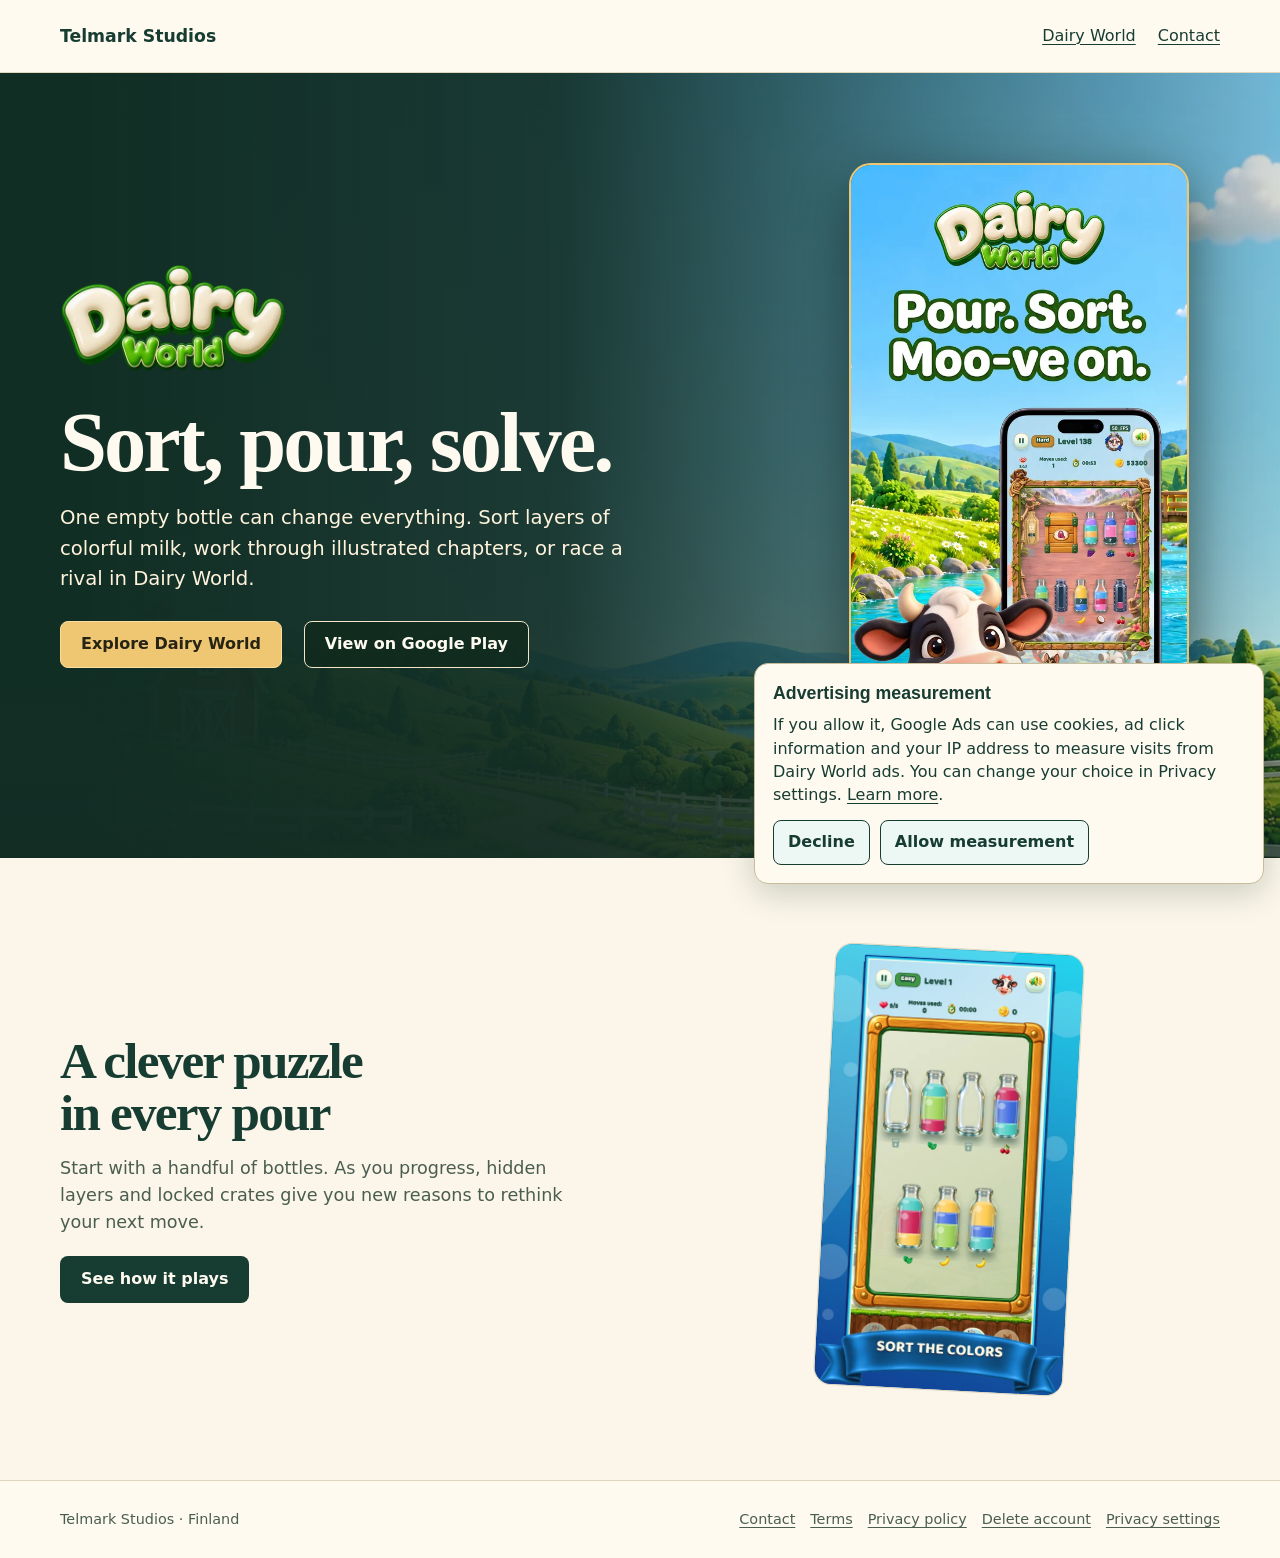
<file: index.html>
<!doctype html>
<html lang="en">
<head>
  <meta charset="utf-8">
  <meta name="viewport" content="width=device-width, initial-scale=1">
  <title>Telmark Studios · Dairy World</title>
  <meta name="description" content="Meet Dairy World, an Android bottle-sorting puzzle from Telmark Studios. Sort colorful layers, solve campaign puzzles and race a rival.">
  <meta name="theme-color" content="#173c32">
  <link rel="canonical" href="https://www.telmarkstudios.com/">
  <meta property="og:type" content="website">
  <meta property="og:url" content="https://www.telmarkstudios.com/">
  <meta property="og:title" content="Telmark Studios · Dairy World">
  <meta property="og:description" content="Meet Dairy World, an Android bottle-sorting puzzle from Telmark Studios. Sort colorful layers, solve campaign puzzles and race a rival.">
  <meta property="og:image" content="https://www.telmarkstudios.com/dairy-world/assets/river-paddlers-poster.webp">
  <meta property="og:image:alt" content="Dairy World artwork with a farm companion and a phone showing the game">
  <link rel="icon" href="/favicon.ico">
  <link rel="stylesheet" href="/site.css">
  <script src="/ads-measurement.js" defer></script>
</head>
<body>
  <a class="skip" href="#main">Skip to content</a>
  <header class="site-header">
    <div class="wrap header-row">
      <a class="brand" href="/" aria-current="page">Telmark Studios</a>
      <nav class="site-nav" aria-label="Main">
        <a href="/dairy-world/">Dairy World</a>
        <a href="mailto:contact@telmarkstudios.com">Contact</a>
      </nav>
    </div>
  </header>
  <main id="main">
    <section class="hero">
      <div class="wrap hero-grid">
        <div class="hero-copy">
          <img class="hero-logo" src="/dairy-world/assets/dairy-world-mark.webp" width="480" height="240" alt="Dairy World">
          <h1>Sort, pour, solve.</h1>
          <p>One empty bottle can change everything. Sort layers of colorful milk, work through illustrated chapters, or race a rival in Dairy World.</p>
          <div class="actions">
            <a class="button button-gold" href="/dairy-world/">Explore Dairy World</a>
            <a class="button button-outline" href="https://play.google.com/store/apps/details?id=com.telmarkstudios.dairyworld">View on Google Play</a>
          </div>
        </div>
        <div class="hero-media">
          <img src="/dairy-world/assets/river-paddlers-poster.webp" width="580" height="1039" fetchpriority="high" alt="Dairy World farm companion next to a phone showing a bottle-sorting board">
        </div>
      </div>
    </section>
    <section class="wrap site-section home-story">
      <div>
        <h2>A clever puzzle in every pour</h2>
        <p class="section-copy">Start with a handful of bottles. As you progress, hidden layers and locked crates give you new reasons to rethink your next move.</p>
        <a class="button button-green" href="/dairy-world/#gameplay">See how it plays</a>
      </div>
      <img src="/dairy-world/assets/game-sort.webp" width="560" height="996" loading="lazy" decoding="async" alt="Dairy World campaign puzzle with colored layers and empty bottles">
    </section>
  </main>
  <footer class="site-footer">
    <div class="wrap footer-row">
      <span>Telmark Studios · Finland</span>
      <nav class="footer-nav" aria-label="Support and legal">
        <a href="mailto:contact@telmarkstudios.com">Contact</a>
        <a href="/dairy-world/terms/">Terms</a>
        <a href="/dairy-world/privacy/">Privacy policy</a>
        <a href="/dairy-world/delete-account/">Delete account</a>
        <span id="ad-settings-link" hidden><button type="button" class="privacy-settings" id="ad-settings" aria-controls="ad-consent" aria-expanded="false">Privacy settings</button></span>
      </nav>
    </div>
  </footer>
  <section class="ad-consent" id="ad-consent" aria-labelledby="ad-consent-heading" hidden>
    <h2 id="ad-consent-heading" tabindex="-1">Advertising measurement</h2>
    <p>If you allow it, Google Ads can use cookies, ad click information and your IP address to measure visits from Dairy World ads. You can change your choice in Privacy settings. <a href="/dairy-world/privacy/#website-measurement">Learn more</a>.</p>
    <div class="consent-actions">
      <button type="button" id="ad-decline">Decline</button>
      <button type="button" id="ad-allow">Allow measurement</button>
    </div>
  </section>
</body>
</html>
</file>
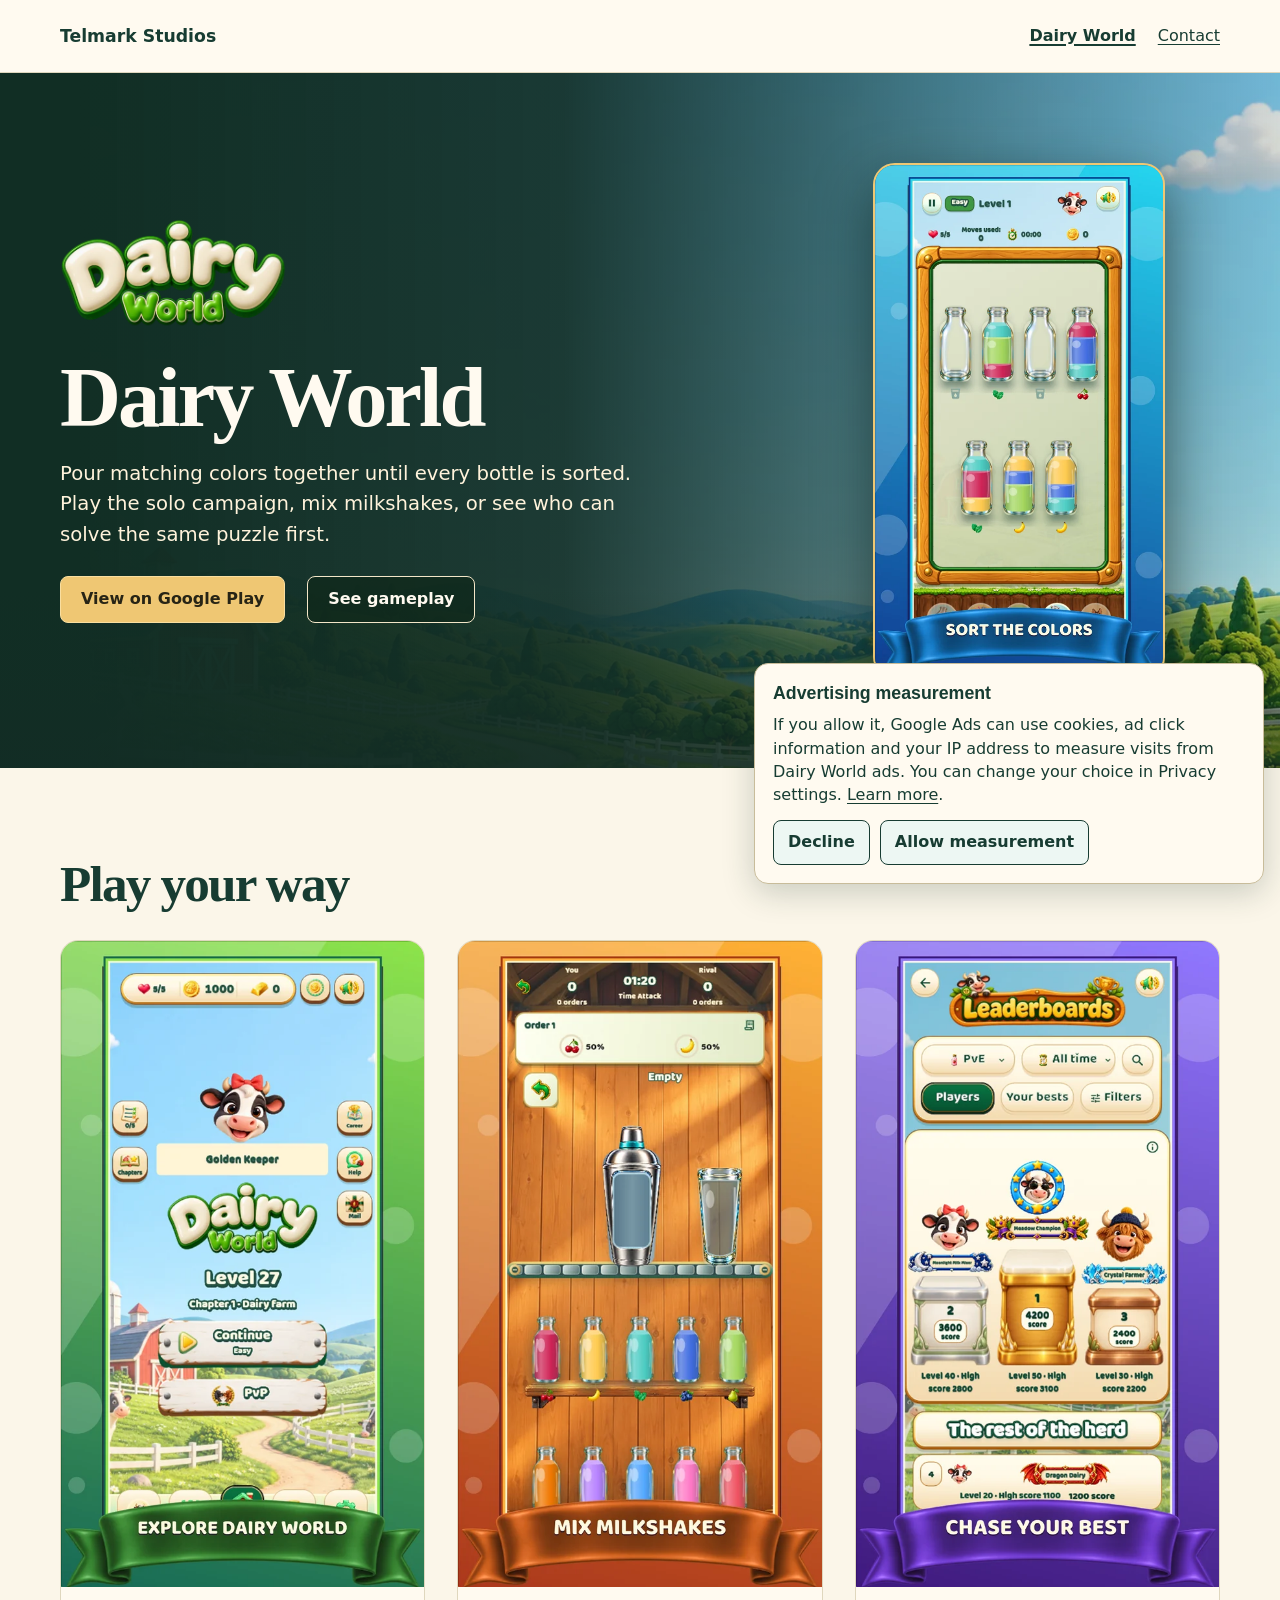
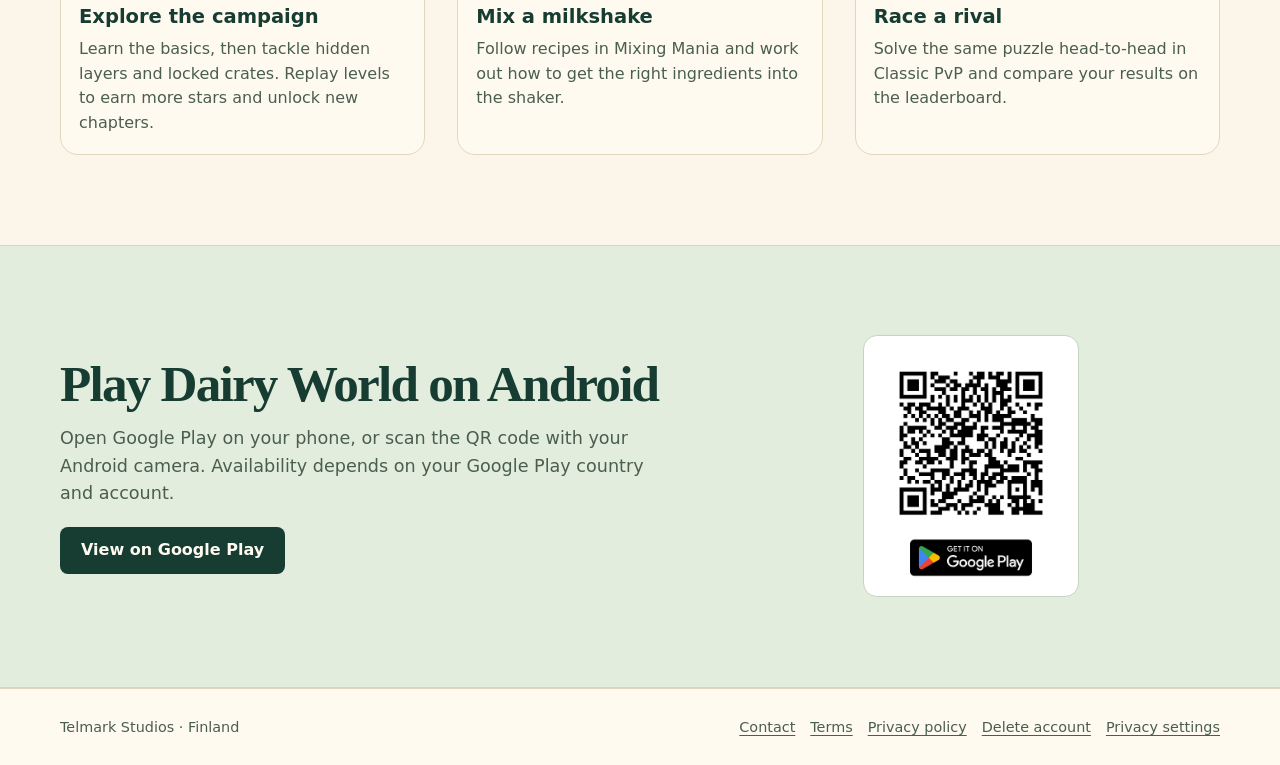
<file: dairy-world/index.html>
<!doctype html>
<html lang="en">
<head>
  <meta charset="utf-8">
  <meta name="viewport" content="width=device-width, initial-scale=1">
  <title>Dairy World · Bottle-sorting puzzle for Android</title>
  <meta name="description" content="Sort colorful bottles, mix milkshakes and race a rival in Dairy World. See gameplay and open the Android game on Google Play.">
  <meta name="theme-color" content="#173c32">
  <link rel="canonical" href="https://www.telmarkstudios.com/dairy-world/">
  <meta property="og:type" content="website">
  <meta property="og:url" content="https://www.telmarkstudios.com/dairy-world/">
  <meta property="og:title" content="Dairy World · Bottle-sorting puzzle for Android">
  <meta property="og:description" content="Sort colorful bottles, mix milkshakes and race a rival in Dairy World. See gameplay and open the Android game on Google Play.">
  <meta property="og:image" content="https://www.telmarkstudios.com/dairy-world/assets/river-paddlers-poster.webp">
  <meta property="og:image:alt" content="Dairy World artwork with a farm companion and a phone showing the game">
  <link rel="icon" href="/favicon.ico">
  <link rel="stylesheet" href="/site.css">
  <script src="/ads-measurement.js" defer></script>
</head>
<body>
  <a class="skip" href="#main">Skip to content</a>
  <header class="site-header">
    <div class="wrap header-row">
      <a class="brand" href="/">Telmark Studios</a>
      <nav class="site-nav" aria-label="Main">
        <a href="/dairy-world/" aria-current="page">Dairy World</a>
        <a href="mailto:contact@telmarkstudios.com">Contact</a>
      </nav>
    </div>
  </header>
  <main id="main">
    <section class="hero game-hero">
      <div class="wrap hero-grid">
        <div class="hero-copy">
          <img class="hero-logo" src="/dairy-world/assets/dairy-world-mark.webp" width="480" height="240" alt="">
          <h1>Dairy World</h1>
          <p>Pour matching colors together until every bottle is sorted. Play the solo campaign, mix milkshakes, or see who can solve the same puzzle first.</p>
          <div class="actions">
            <a class="button button-gold" href="https://play.google.com/store/apps/details?id=com.telmarkstudios.dairyworld">View on Google Play</a>
            <a class="button button-outline" href="#gameplay">See gameplay</a>
          </div>
        </div>
        <div class="hero-media">
          <img src="/dairy-world/assets/game-sort.webp" width="560" height="996" fetchpriority="high" alt="Dairy World campaign board with colored milk layers and empty bottles">
        </div>
      </div>
    </section>
    <section class="wrap site-section" id="gameplay" aria-labelledby="gameplay-title">
      <h2 id="gameplay-title">Play your way</h2>
      <div class="screens">
        <article class="screen-card">
          <img src="/dairy-world/assets/game-world.webp" width="560" height="996" loading="lazy" decoding="async" alt="Dairy World main menu overlooking an illustrated farm">
          <div class="screen-copy">
            <h3>Explore the campaign</h3>
            <p>Learn the basics, then tackle hidden layers and locked crates. Replay levels to earn more stars and unlock new chapters.</p>
          </div>
        </article>
        <article class="screen-card">
          <img src="/dairy-world/assets/game-mix.webp" width="560" height="996" loading="lazy" decoding="async" alt="Mixing Mania game board with a shaker, a recipe glass and colorful ingredients">
          <div class="screen-copy">
            <h3>Mix a milkshake</h3>
            <p>Follow recipes in Mixing Mania and work out how to get the right ingredients into the shaker.</p>
          </div>
        </article>
        <article class="screen-card">
          <img src="/dairy-world/assets/game-rank.webp" width="560" height="996" loading="lazy" decoding="async" alt="Dairy World leaderboards showing player rankings">
          <div class="screen-copy">
            <h3>Race a rival</h3>
            <p>Solve the same puzzle head-to-head in Classic PvP and compare your results on the leaderboard.</p>
          </div>
        </article>
      </div>
    </section>
    <section class="site-section download" id="google-play" aria-labelledby="download-title">
      <div class="wrap download-grid">
        <div>
          <h2 id="download-title">Play Dairy World on Android</h2>
          <p class="section-copy">Open Google Play on your phone, or scan the QR code with your Android camera. Availability depends on your Google Play country and account.</p>
          <a class="button button-green" href="https://play.google.com/store/apps/details?id=com.telmarkstudios.dairyworld">View on Google Play</a>
        </div>
        <a class="qr" href="https://play.google.com/store/apps/details?id=com.telmarkstudios.dairyworld">
          <img src="/dairy-world/assets/google-play-qr.webp" width="480" height="591" loading="lazy" decoding="async" alt="Scan this QR code to open Dairy World on Google Play">
        </a>
      </div>
    </section>
  </main>
  <footer class="site-footer">
    <div class="wrap footer-row">
      <span>Telmark Studios · Finland</span>
      <nav class="footer-nav" aria-label="Support and legal">
        <a href="mailto:contact@telmarkstudios.com">Contact</a>
        <a href="/dairy-world/terms/">Terms</a>
        <a href="/dairy-world/privacy/">Privacy policy</a>
        <a href="/dairy-world/delete-account/">Delete account</a>
        <span id="ad-settings-link" hidden><button type="button" class="privacy-settings" id="ad-settings" aria-controls="ad-consent" aria-expanded="false">Privacy settings</button></span>
      </nav>
    </div>
  </footer>
  <section class="ad-consent" id="ad-consent" aria-labelledby="ad-consent-heading" hidden>
    <h2 id="ad-consent-heading" tabindex="-1">Advertising measurement</h2>
    <p>If you allow it, Google Ads can use cookies, ad click information and your IP address to measure visits from Dairy World ads. You can change your choice in Privacy settings. <a href="/dairy-world/privacy/#website-measurement">Learn more</a>.</p>
    <div class="consent-actions">
      <button type="button" id="ad-decline">Decline</button>
      <button type="button" id="ad-allow">Allow measurement</button>
    </div>
  </section>
</body>
</html>
</file>
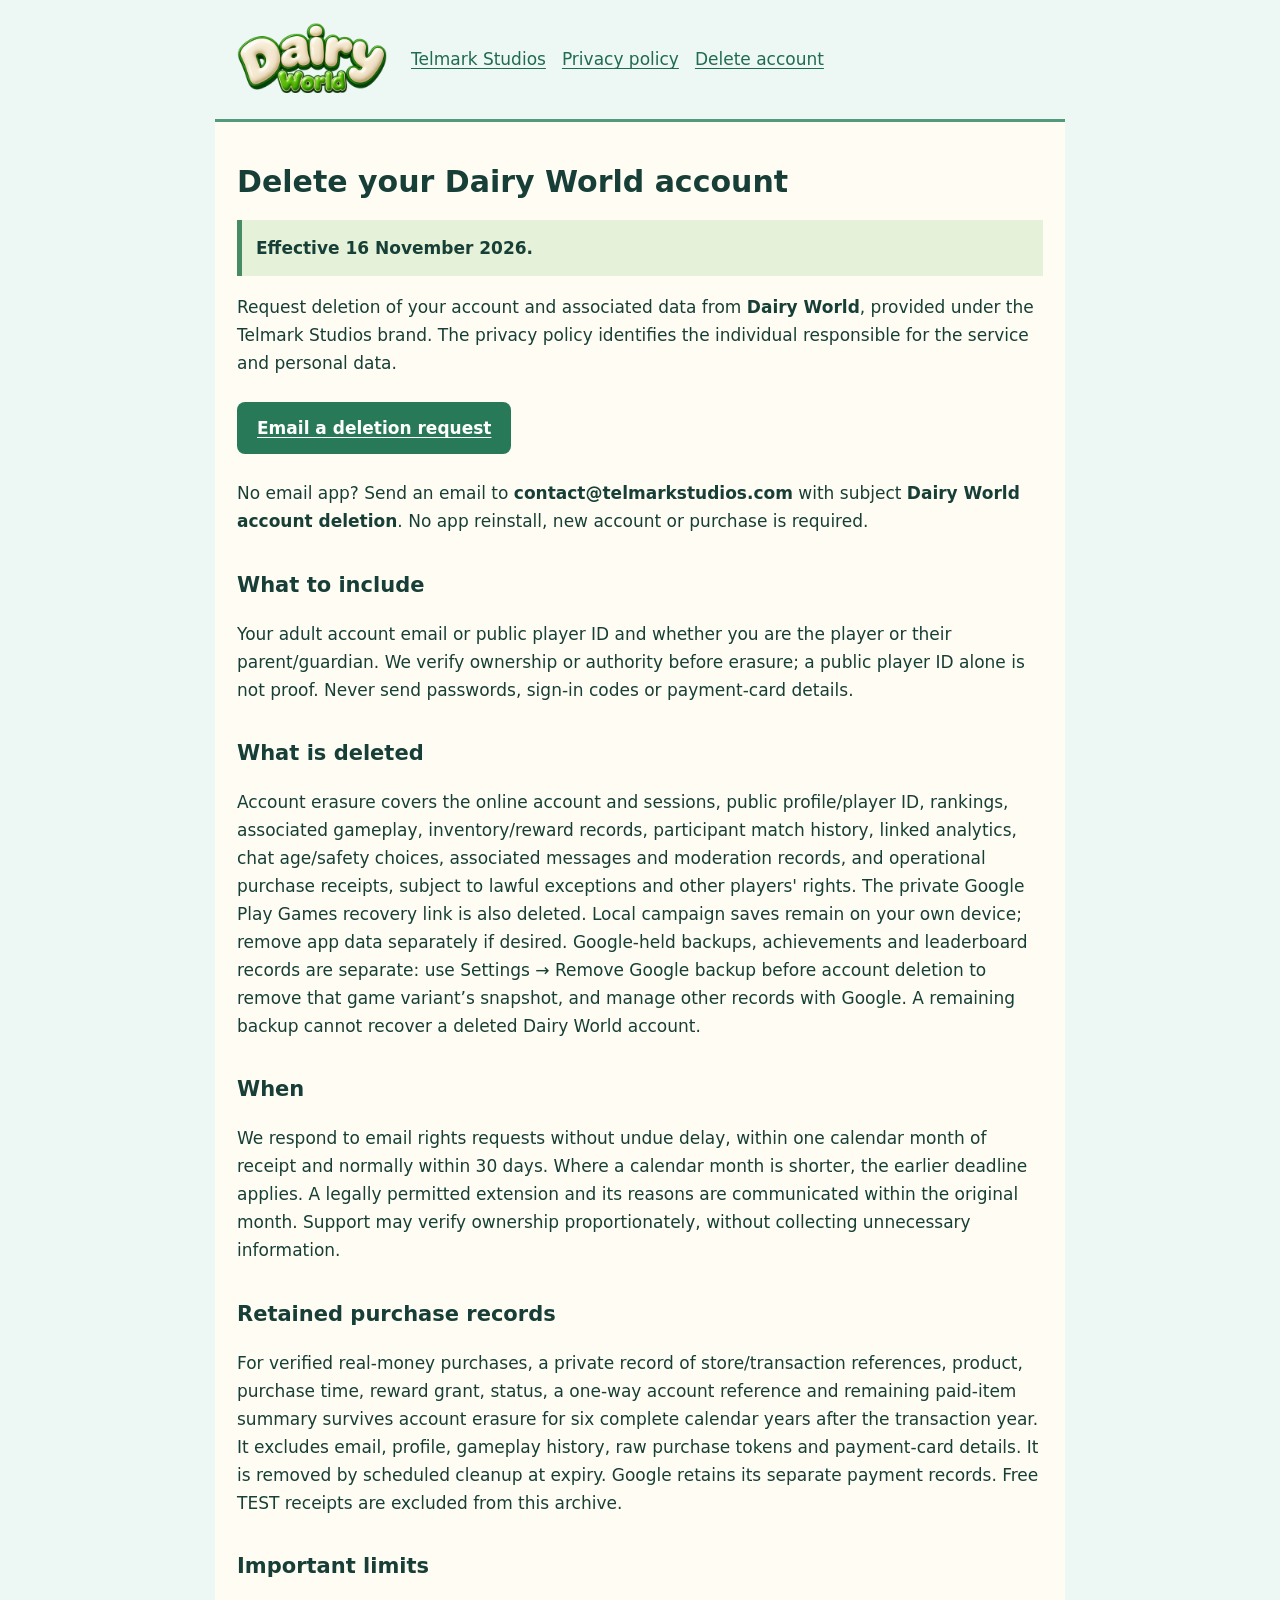
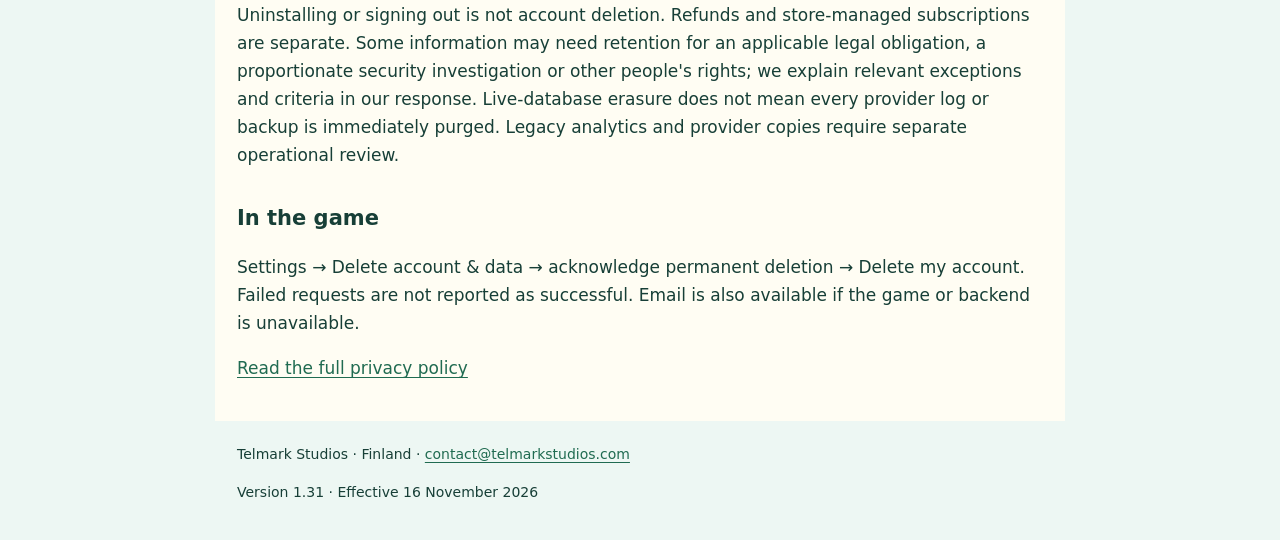
<file: dairy-world/delete-account/index.html>
<!doctype html>
<html lang="en"><head><meta charset="utf-8"><meta name="viewport" content="width=device-width,initial-scale=1">
<meta name="robots" content="index,follow">
<meta http-equiv="Content-Security-Policy" content="default-src 'none'; img-src 'self'; style-src 'unsafe-inline'; base-uri 'none'; form-action 'none'">
<meta name="referrer" content="no-referrer"><title>Delete your Dairy World account | Dairy World</title><style>*{box-sizing:border-box}body{margin:0;background:#edf7f3;color:#173f37;font:17px/1.65 system-ui,sans-serif}header,main,footer{max-width:850px;margin:auto;padding:22px}header{display:flex;align-items:center;gap:24px;border-bottom:3px solid #529a7a}header img{width:150px;height:auto}nav{display:flex;flex-wrap:wrap;gap:16px}a{color:#206b51;text-underline-offset:3px}main{background:#fffdf3}h1{font-size:30px;line-height:1.2}h2{font-size:21px;margin-top:32px}p{overflow-wrap:anywhere}.status{padding:14px;border-left:5px solid #458c65;background:#e5f2d9}.action{display:inline-block;background:#287957;color:white;padding:12px 20px;border-radius:8px;font-weight:700;margin:8px 8px 8px 0}a:focus-visible{outline:3px solid #ac790b;outline-offset:4px}.small,footer{font-size:14px}@media(max-width:500px){header{gap:12px;padding:16px}header img{width:110px}main,footer{padding:18px}h1{font-size:27px}}</style></head>
<body><header><img src="../assets/dairy-world-logo.webp" alt="Dairy World"><nav aria-label="Legal pages"><a href="/">Telmark Studios</a><a href="../privacy/">Privacy policy</a><a href="../delete-account/">Delete account</a></nav></header>
<main><h1>Delete your Dairy World account</h1><p class="status"><strong>Effective 16 November 2026.</strong></p>
<p>Request deletion of your account and associated data from <strong>Dairy World</strong>, provided under the Telmark Studios brand. The privacy policy identifies the individual responsible for the service and personal data.</p>
<a class="action" href="mailto:contact@telmarkstudios.com?subject=Dairy%20World%20account%20deletion&amp;body=Please%20delete%20my%20Dairy%20World%20account%20and%20associated%20data.%0AAdult%20account%20email%20or%20public%20player%20ID%3A%20%0AI%20understand%20deletion%20is%20permanent.%20Please%20verify%20my%20identity%20before%20processing.%0A">Email a deletion request</a>
<p>No email app? Send an email to <strong>contact@telmarkstudios.com</strong> with subject <strong>Dairy World account deletion</strong>. No app reinstall, new account or purchase is required.</p>
<h2>What to include</h2><p>Your adult account email or public player ID and whether you are the player or their parent/guardian. We verify ownership or authority before erasure; a public player ID alone is not proof. Never send passwords, sign-in codes or payment-card details.</p>
<h2>What is deleted</h2><p>Account erasure covers the online account and sessions, public profile/player ID, rankings, associated gameplay, inventory/reward records, participant match history, linked analytics, chat age/safety choices, associated messages and moderation records, and operational purchase receipts, subject to lawful exceptions and other players' rights. The private Google Play Games recovery link is also deleted. Local campaign saves remain on your own device; remove app data separately if desired. Google-held backups, achievements and leaderboard records are separate: use Settings → Remove Google backup before account deletion to remove that game variant’s snapshot, and manage other records with Google. A remaining backup cannot recover a deleted Dairy World account.</p>
<h2>When</h2><p>We respond to email rights requests without undue delay, within one calendar month of receipt and normally within 30 days. Where a calendar month is shorter, the earlier deadline applies. A legally permitted extension and its reasons are communicated within the original month. Support may verify ownership proportionately, without collecting unnecessary information.</p>
<h2>Retained purchase records</h2><p>For verified real-money purchases, a private record of store/transaction references, product, purchase time, reward grant, status, a one-way account reference and remaining paid-item summary survives account erasure for six complete calendar years after the transaction year. It excludes email, profile, gameplay history, raw purchase tokens and payment-card details. It is removed by scheduled cleanup at expiry. Google retains its separate payment records. Free TEST receipts are excluded from this archive.</p>
<h2>Important limits</h2><p>Uninstalling or signing out is not account deletion. Refunds and store-managed subscriptions are separate. Some information may need retention for an applicable legal obligation, a proportionate security investigation or other people's rights; we explain relevant exceptions and criteria in our response. Live-database erasure does not mean every provider log or backup is immediately purged. Legacy analytics and provider copies require separate operational review.</p>
<h2>In the game</h2><p>Settings → Delete account &amp; data → acknowledge permanent deletion → Delete my account. Failed requests are not reported as successful. Email is also available if the game or backend is unavailable.</p>
<p><a href="../privacy/">Read the full privacy policy</a></p></main><footer>Telmark Studios · Finland · <a href="mailto:contact@telmarkstudios.com">contact@telmarkstudios.com</a><p class="small">Version 1.31 · Effective 16 November 2026</p></footer></body></html>
</file>
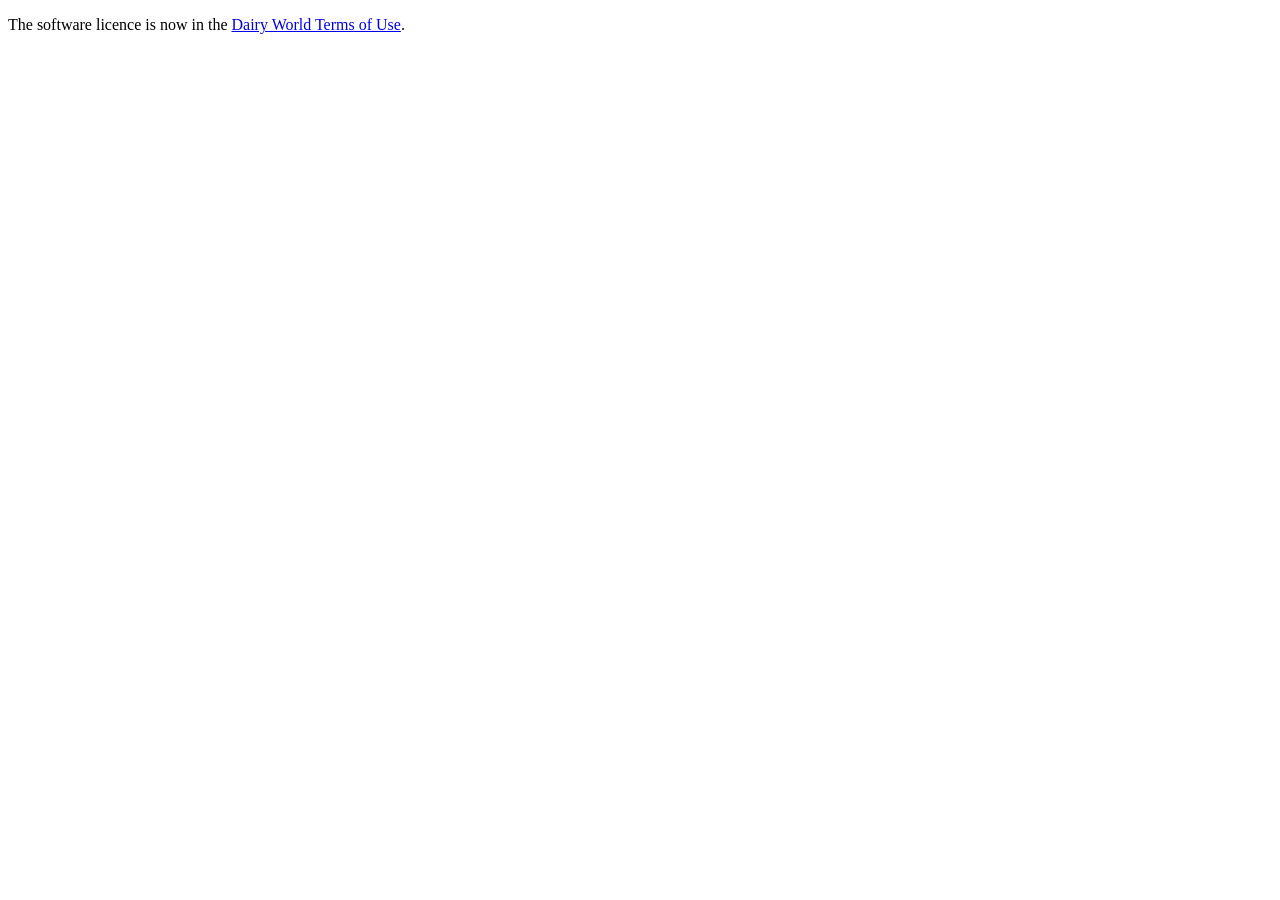
<file: dairy-world/eula/index.html>
<!doctype html>
<html lang="en"><head><meta charset="utf-8"><meta name="viewport" content="width=device-width,initial-scale=1">
<meta name="refresh" content="0;url=../terms/#section-18"><link rel="canonical" href="https://www.telmarkstudios.com/dairy-world/terms/">
<title>Dairy World software licence</title></head>
<body><p>The software licence is now in the <a href="../terms/#section-18">Dairy World Terms of Use</a>.</p></body></html>
</file>
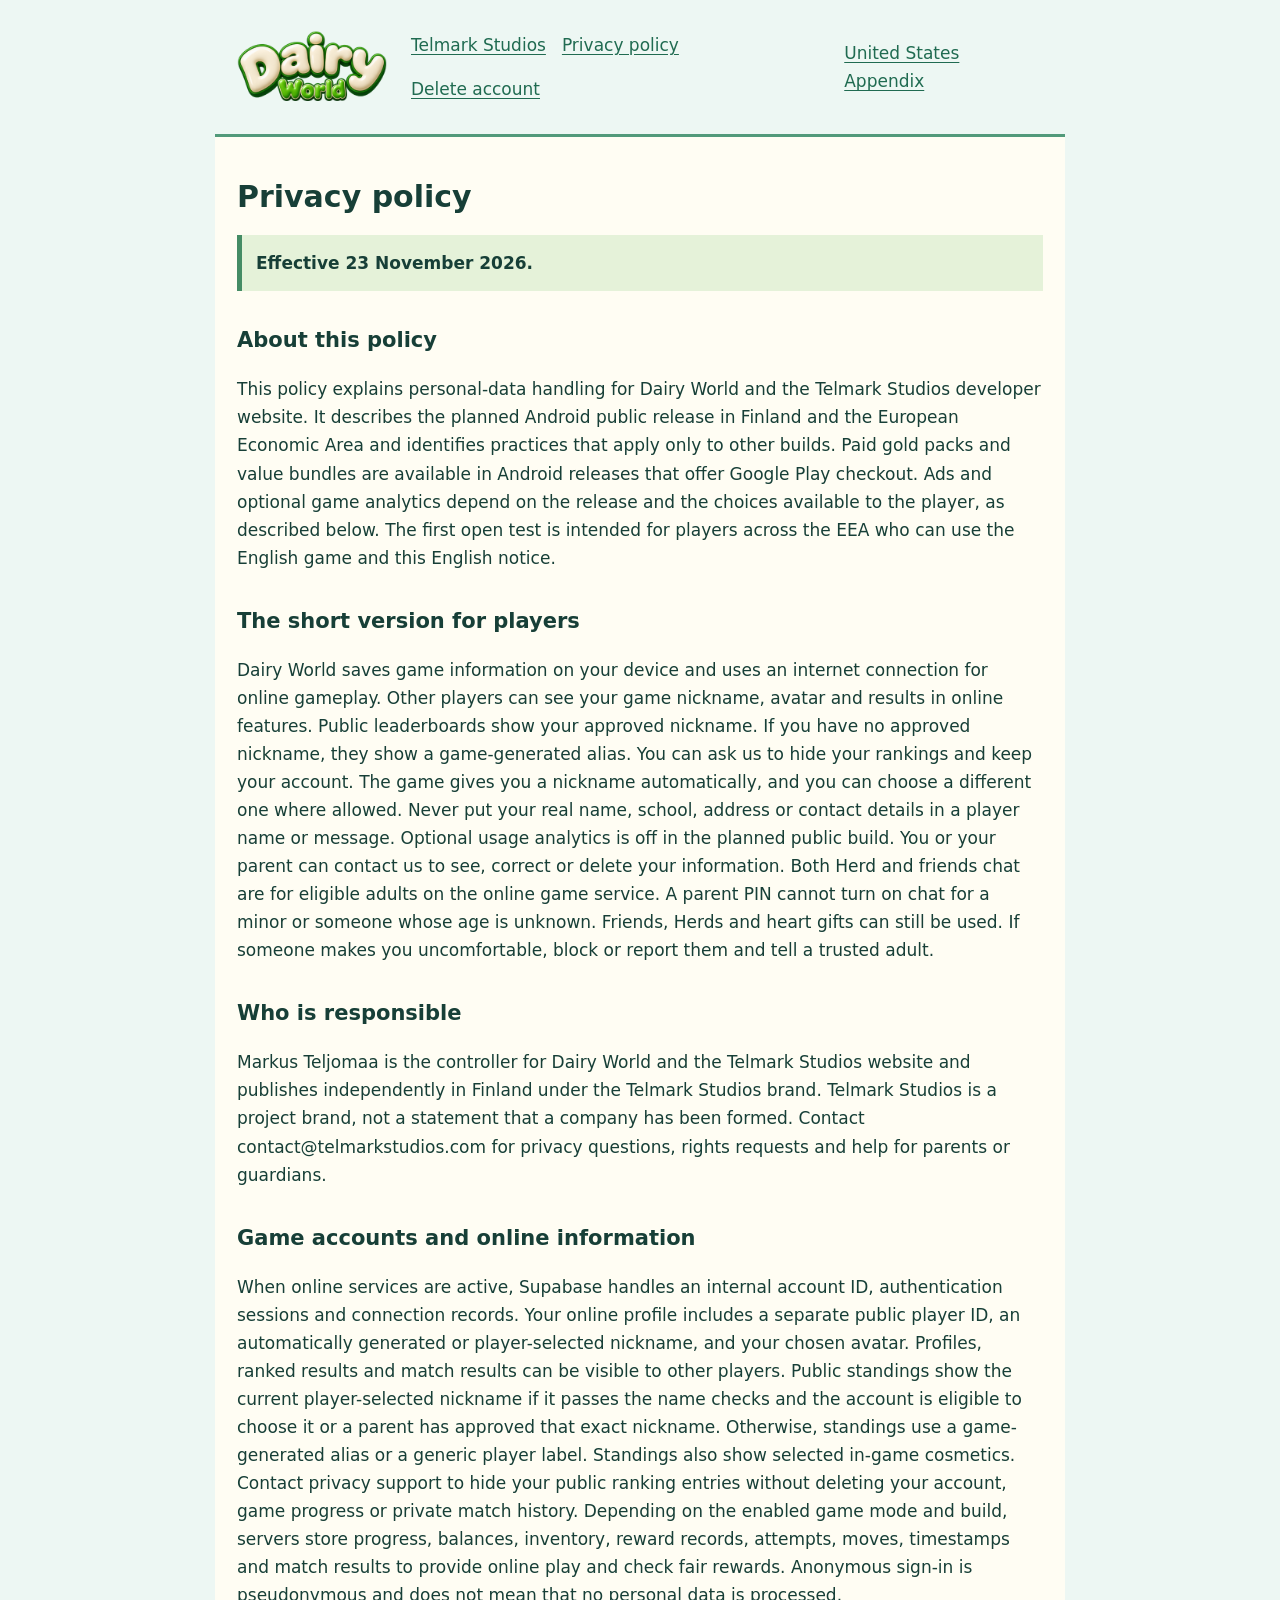
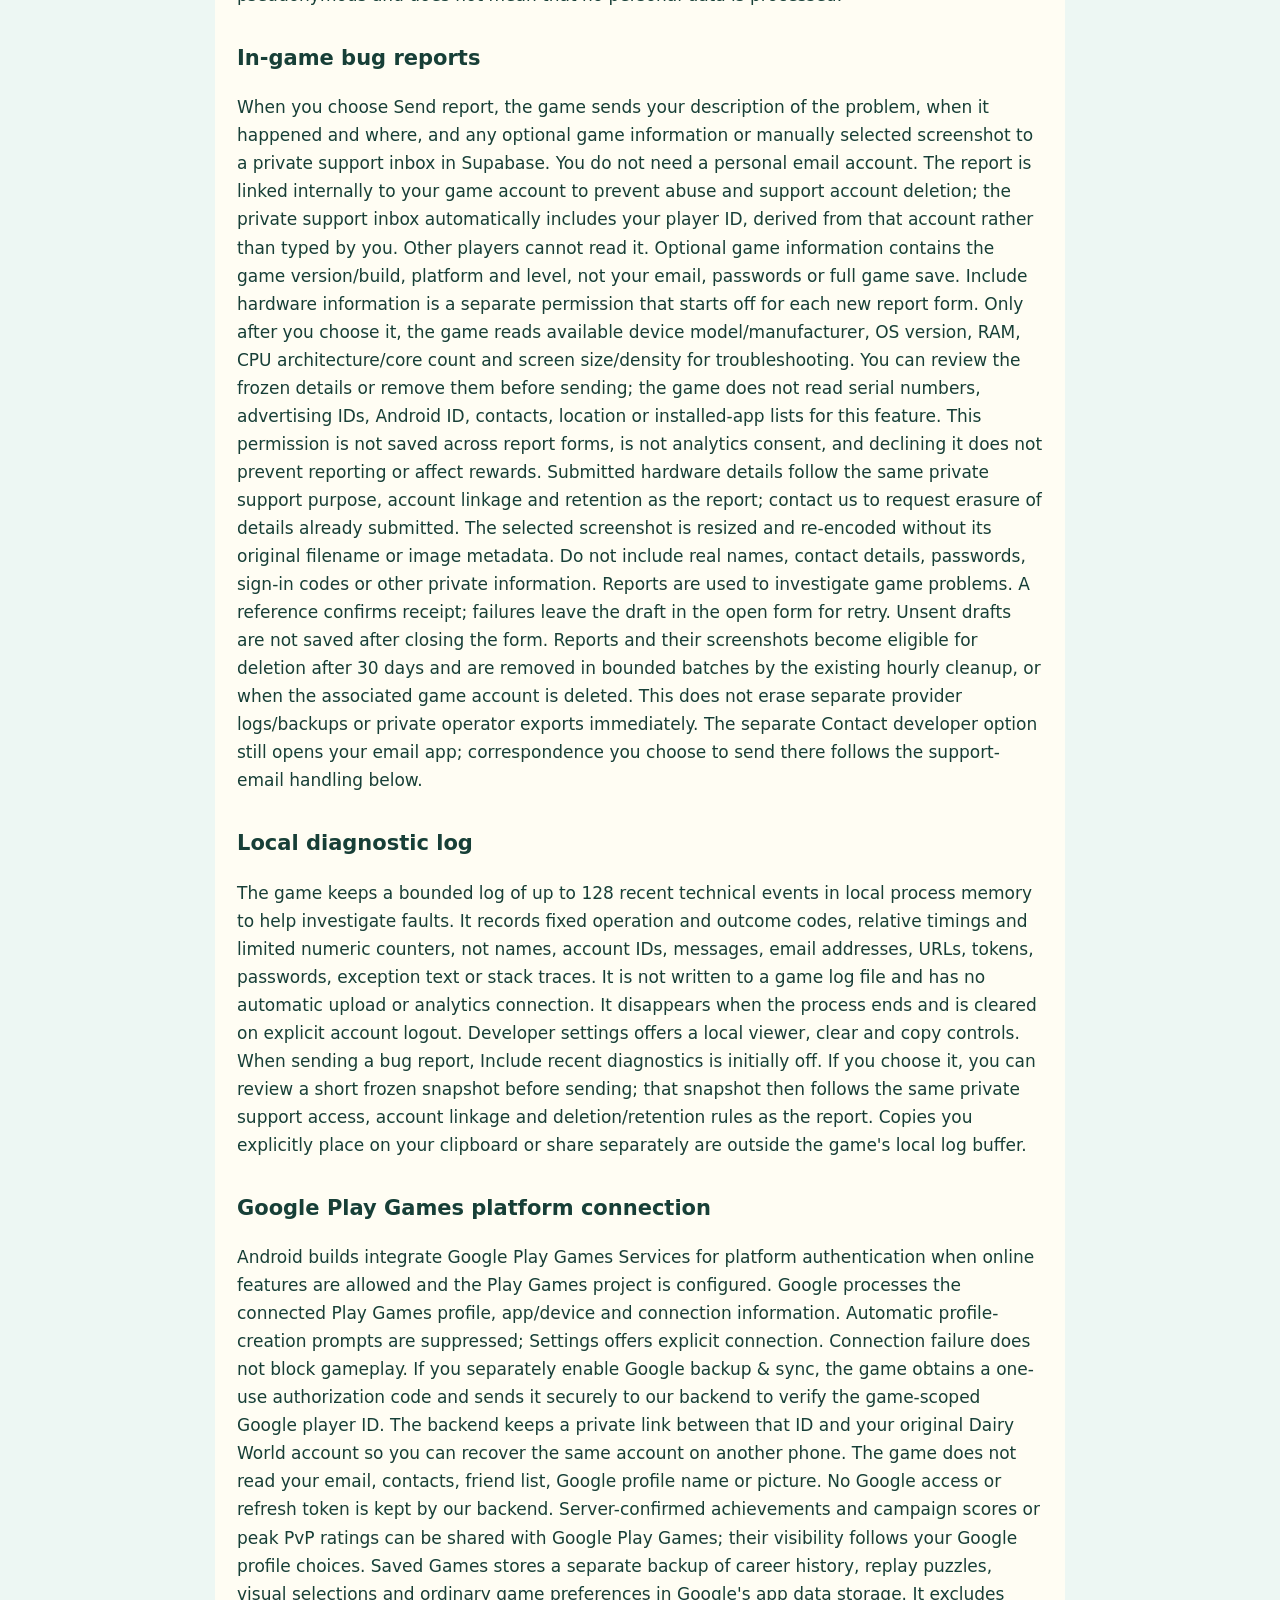
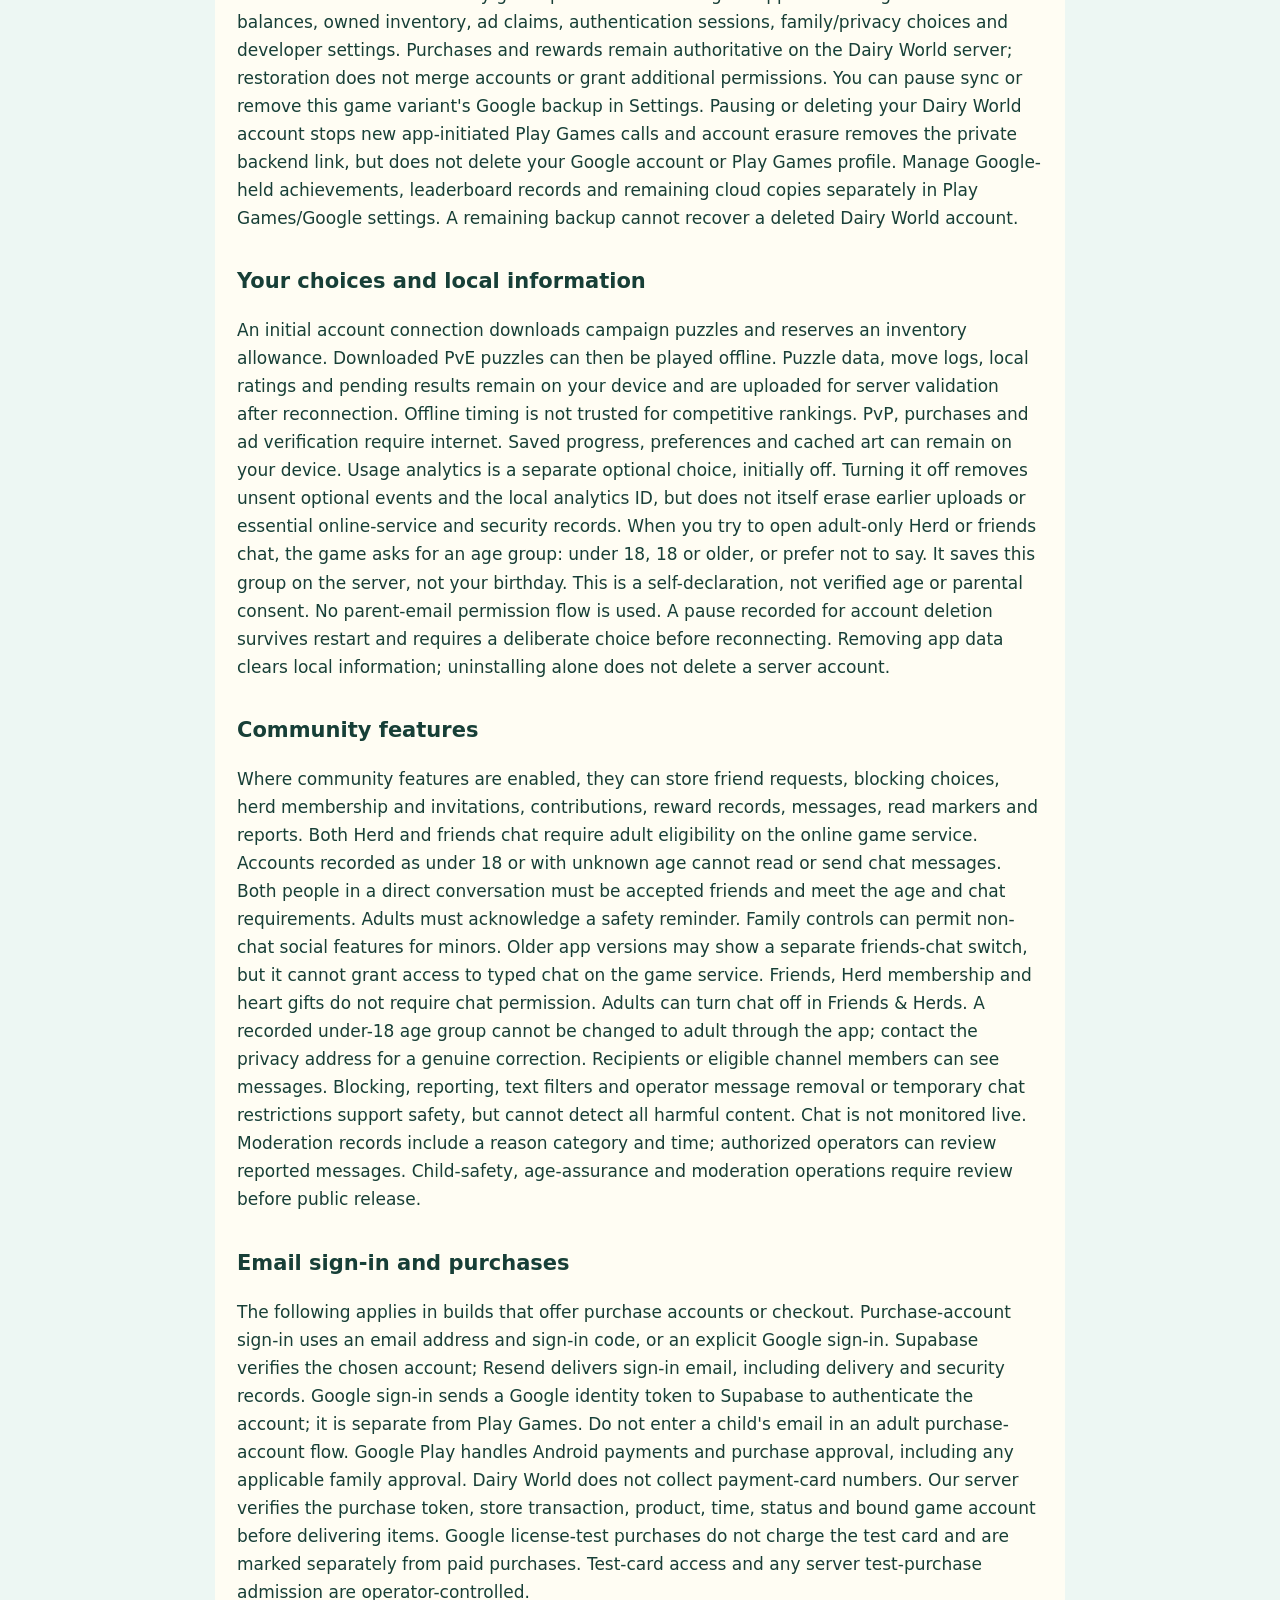
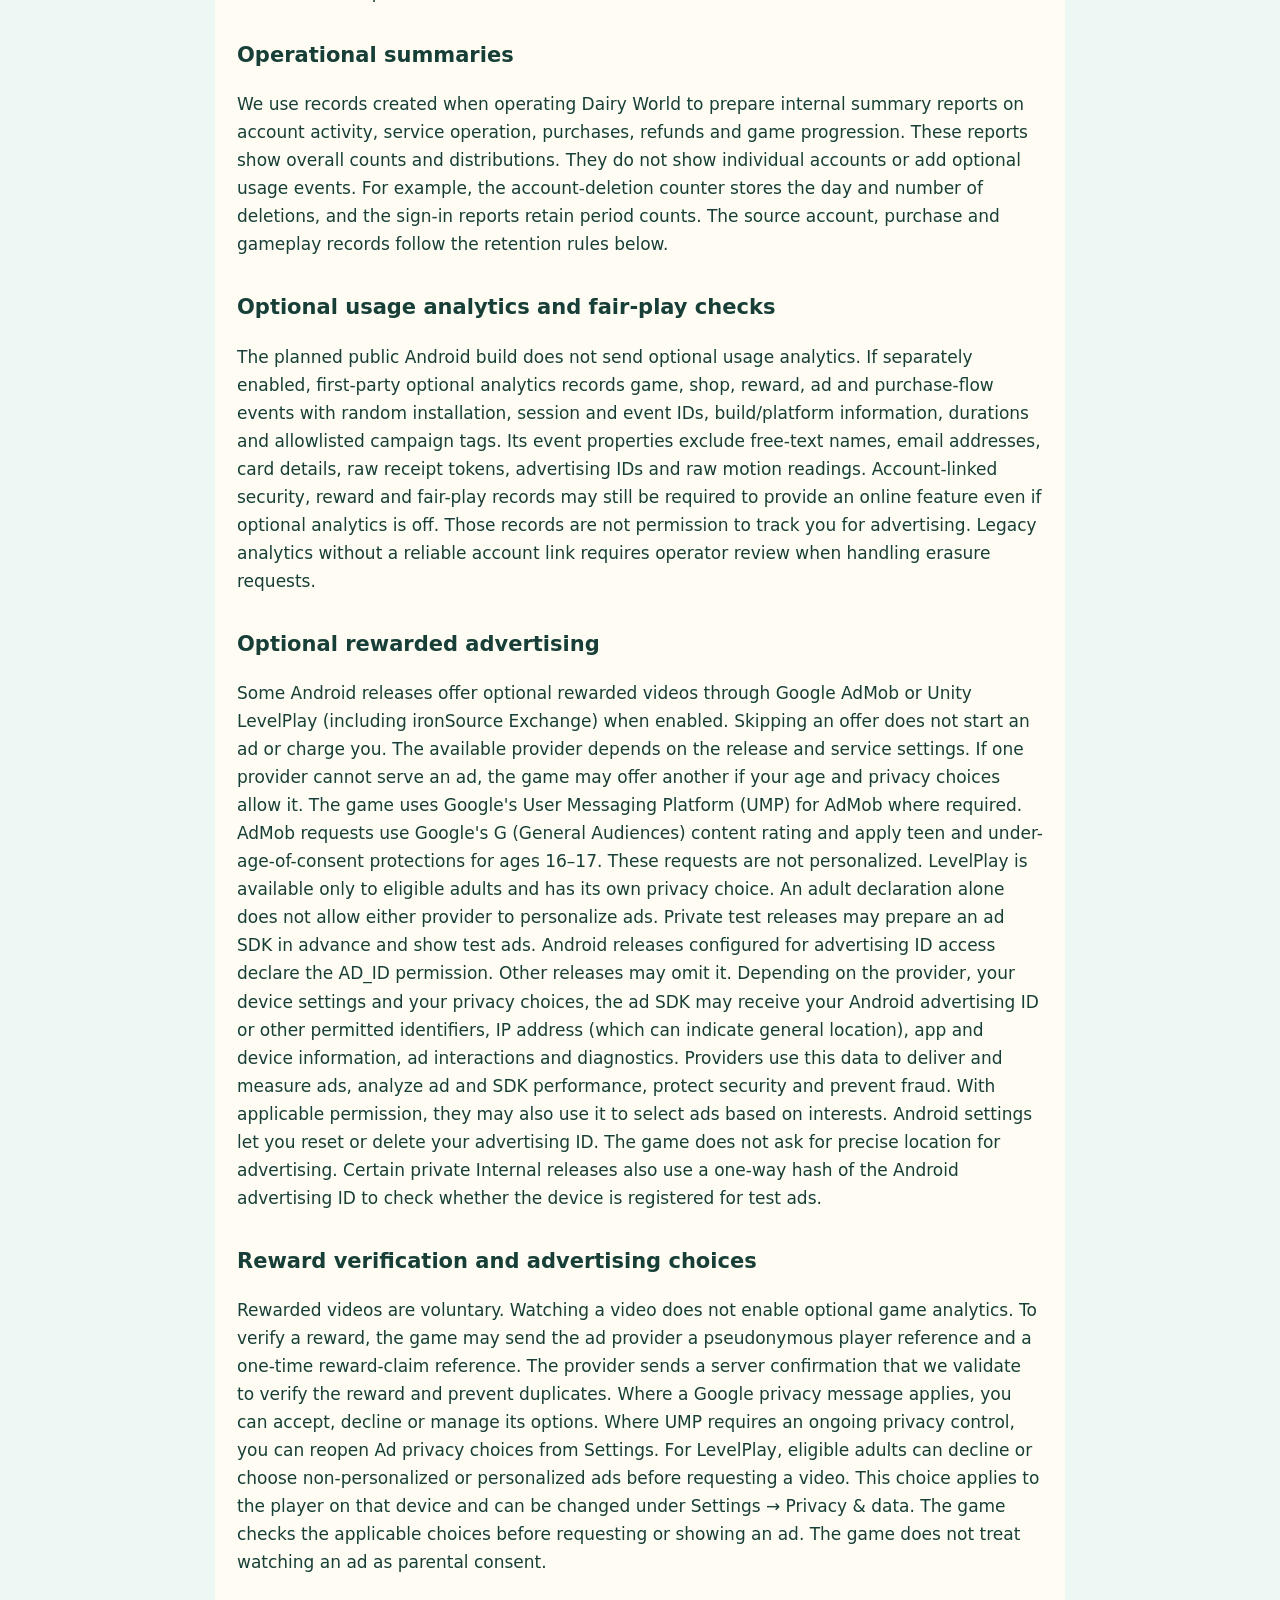
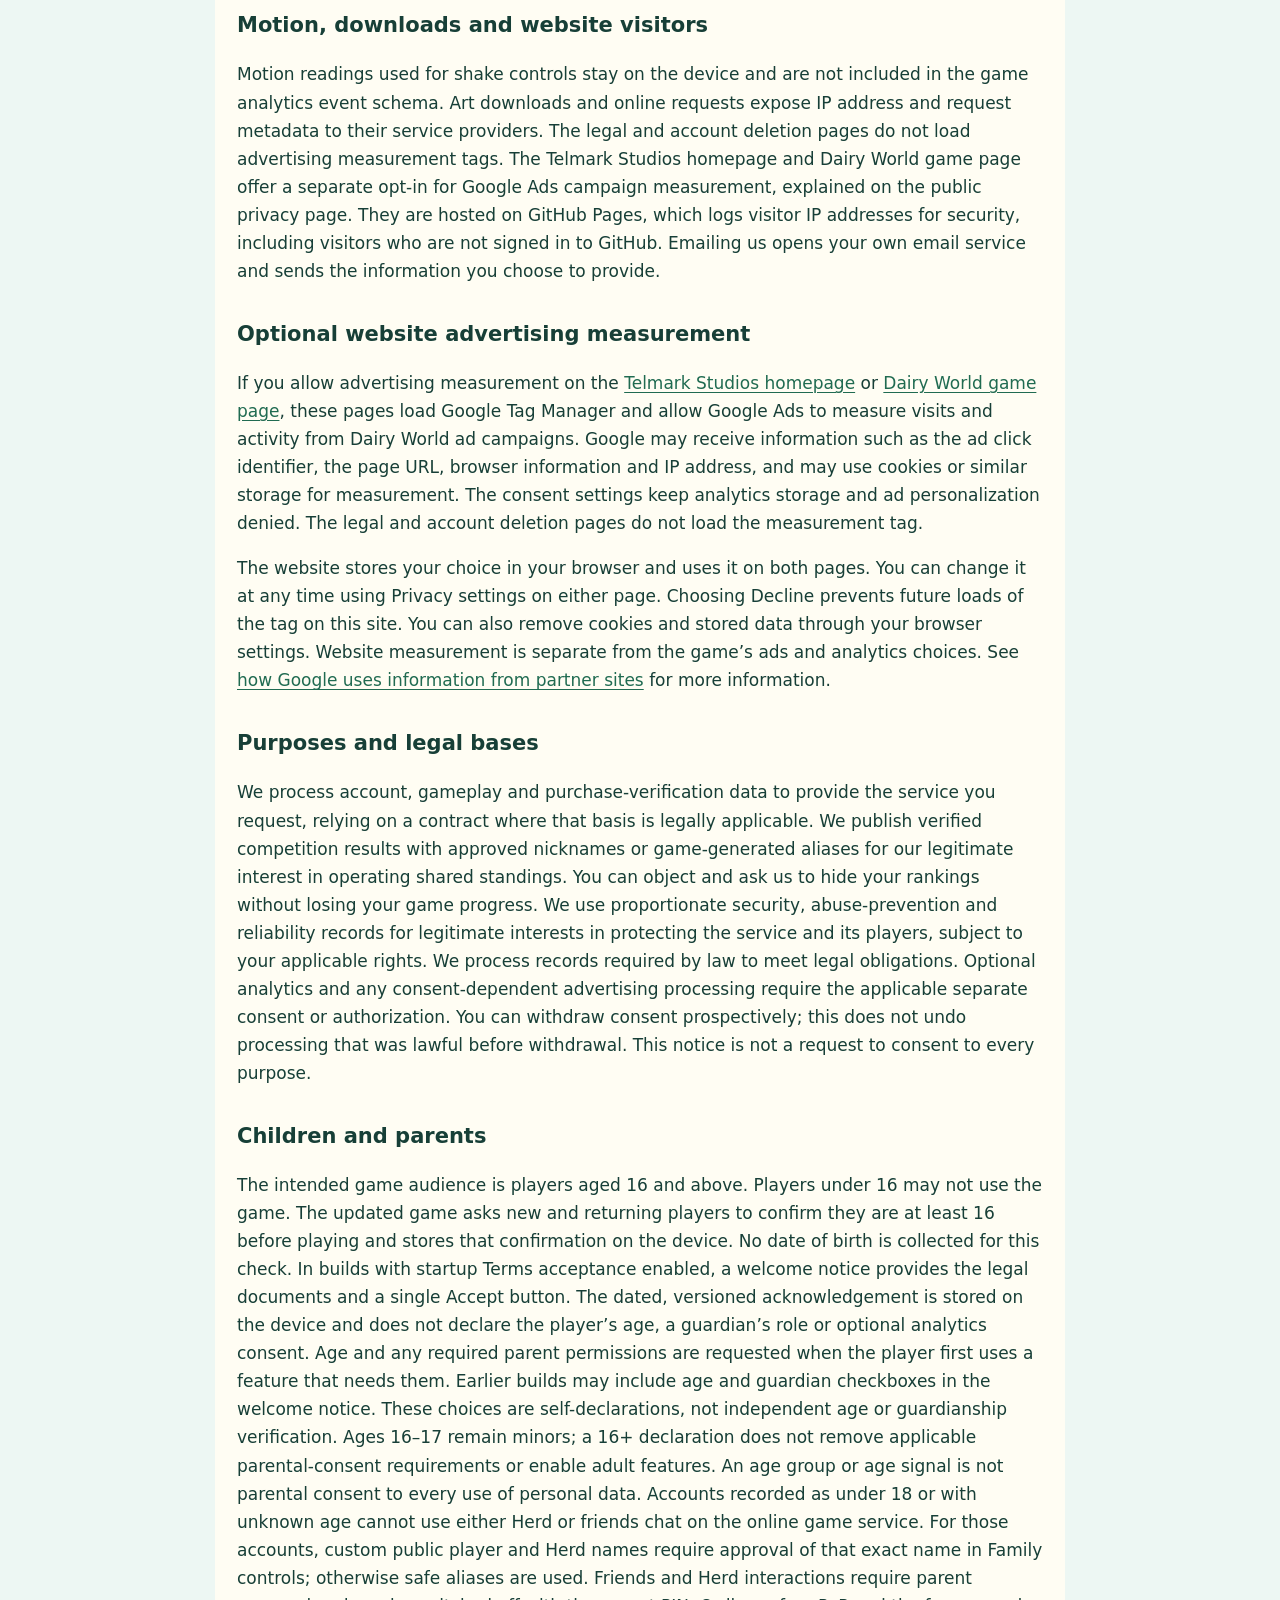
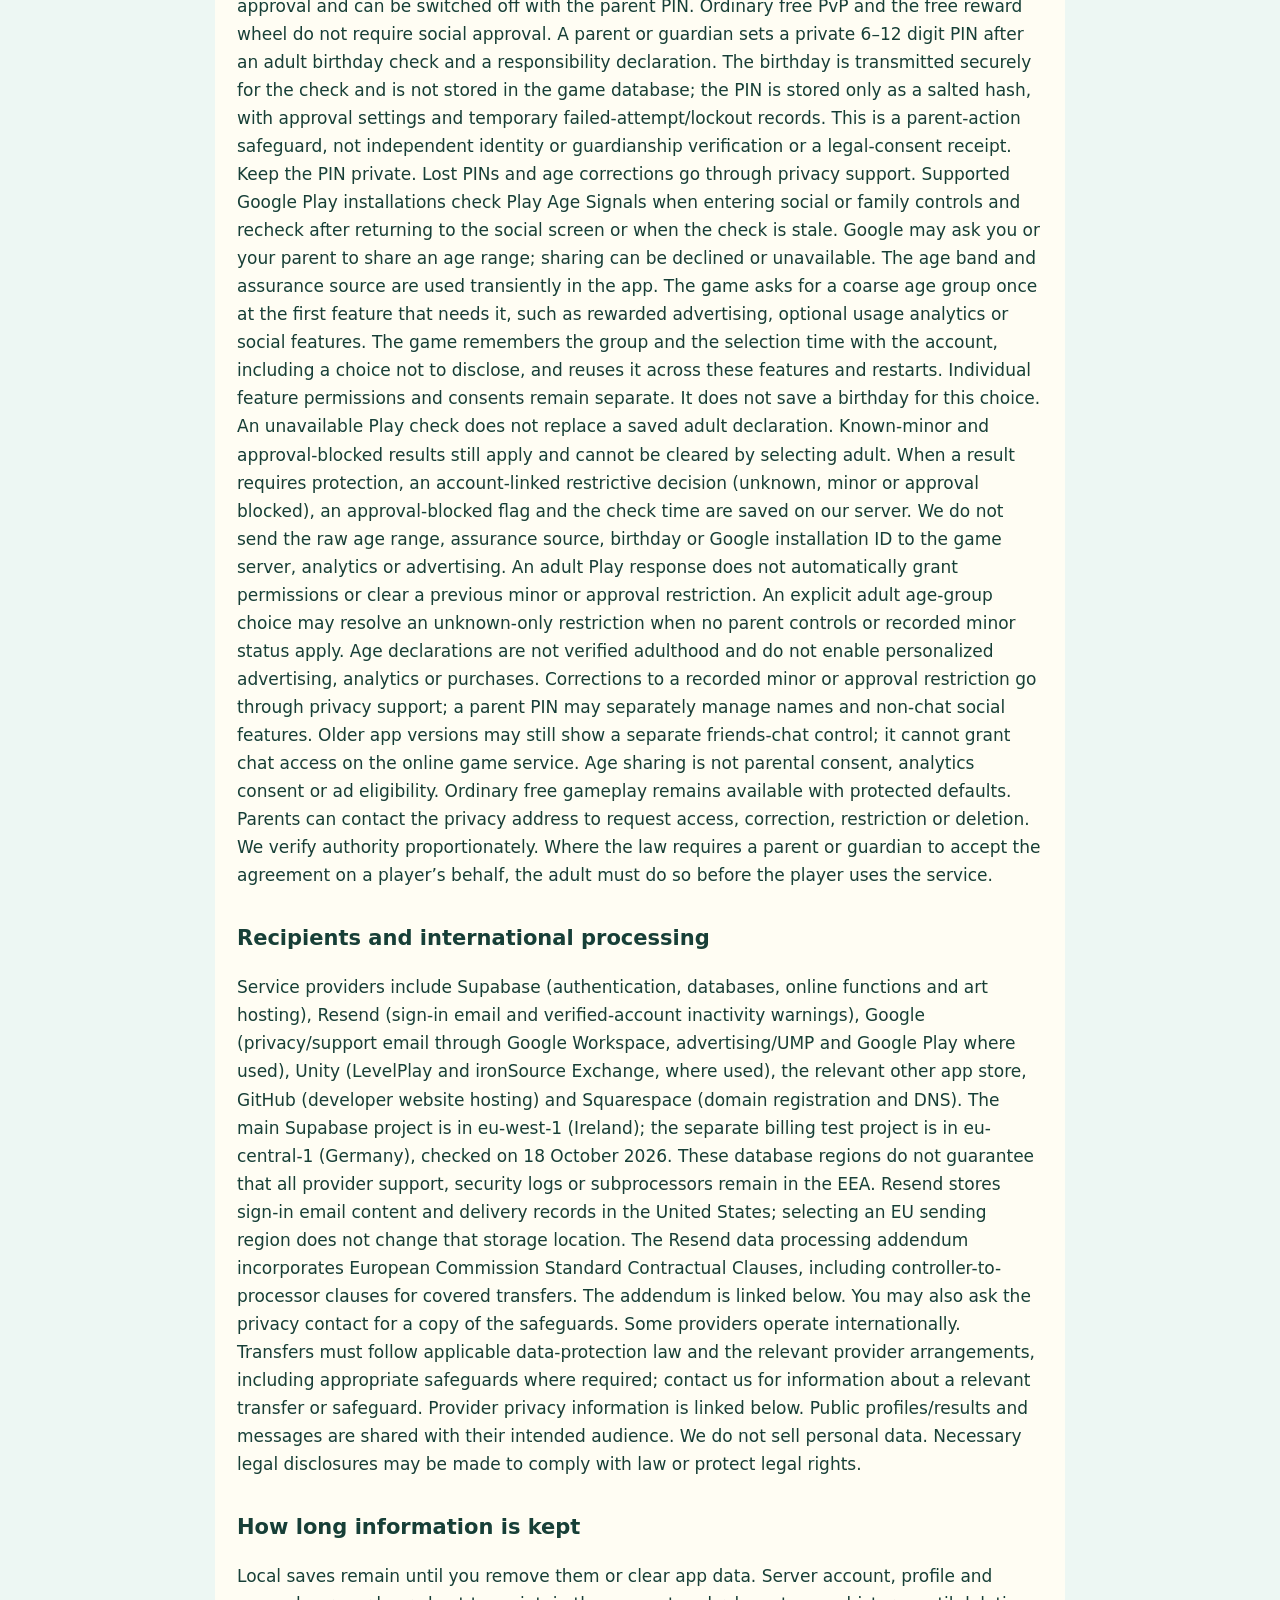
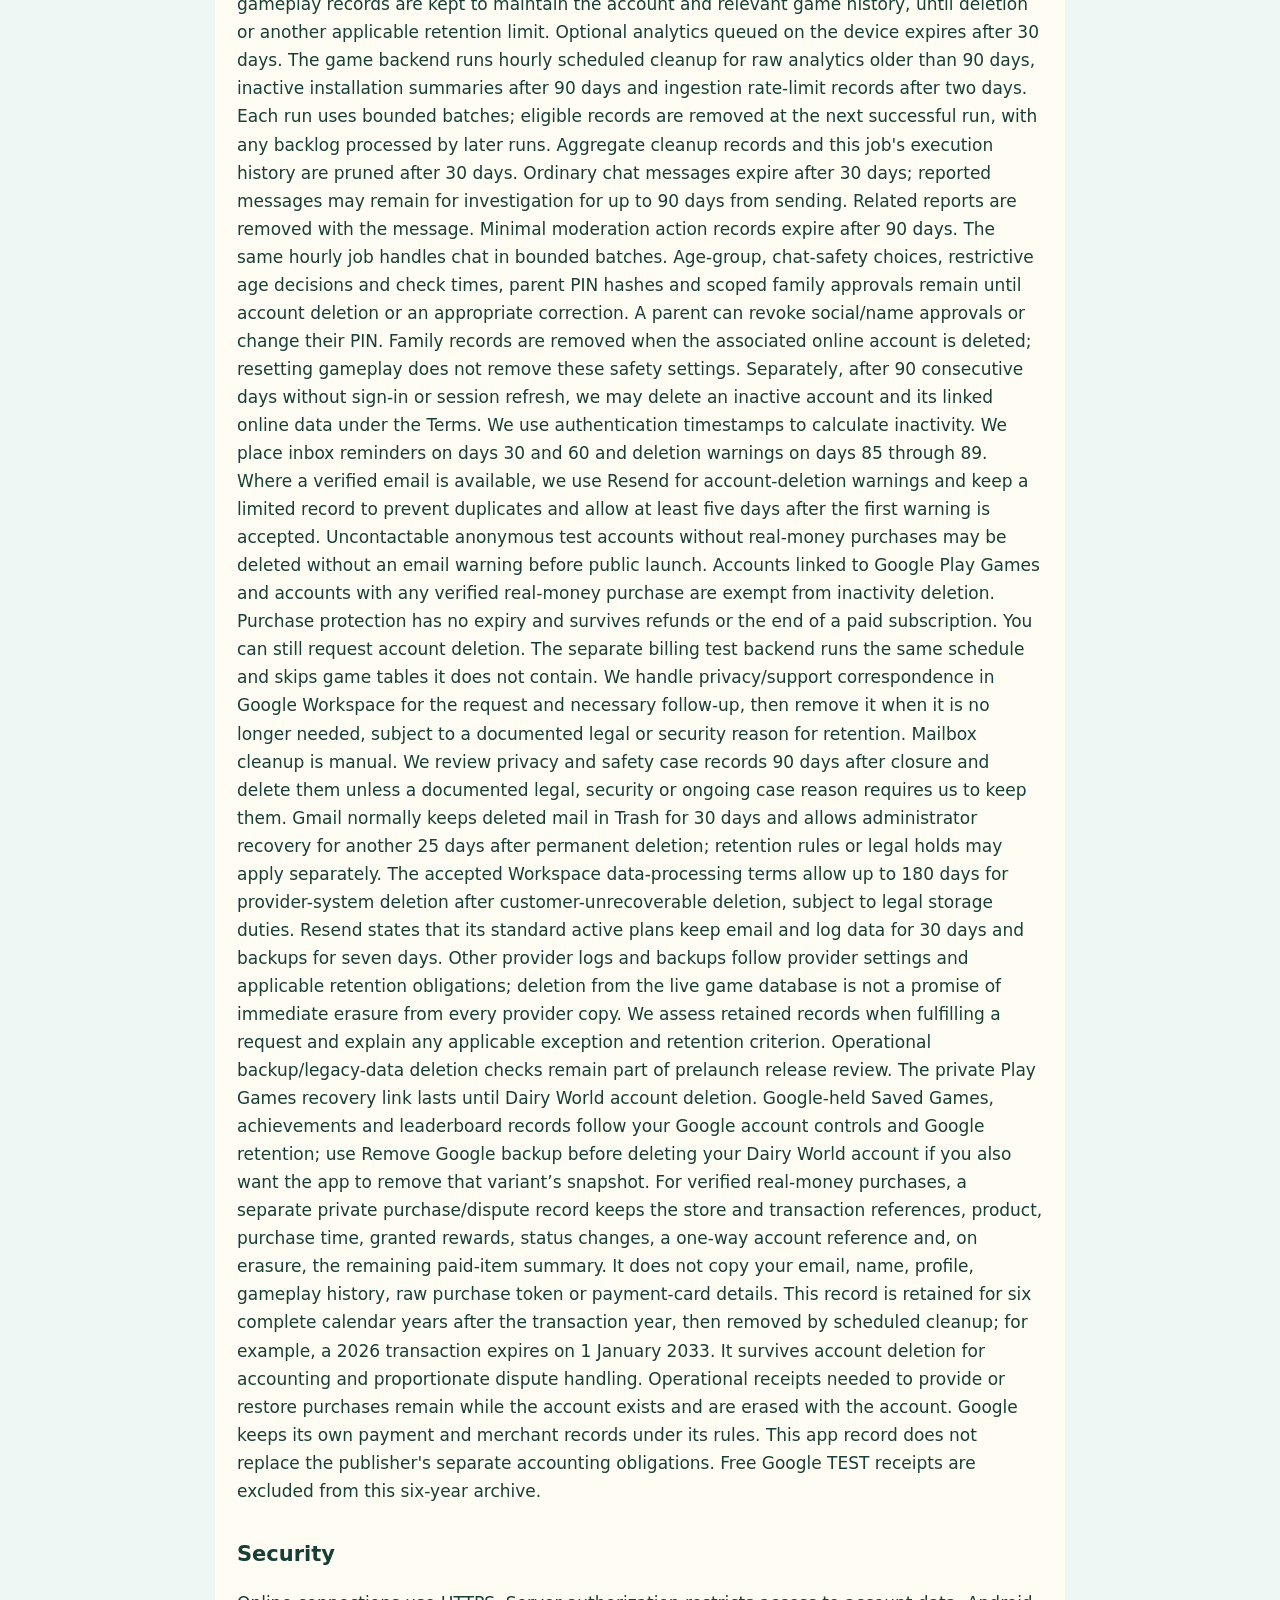
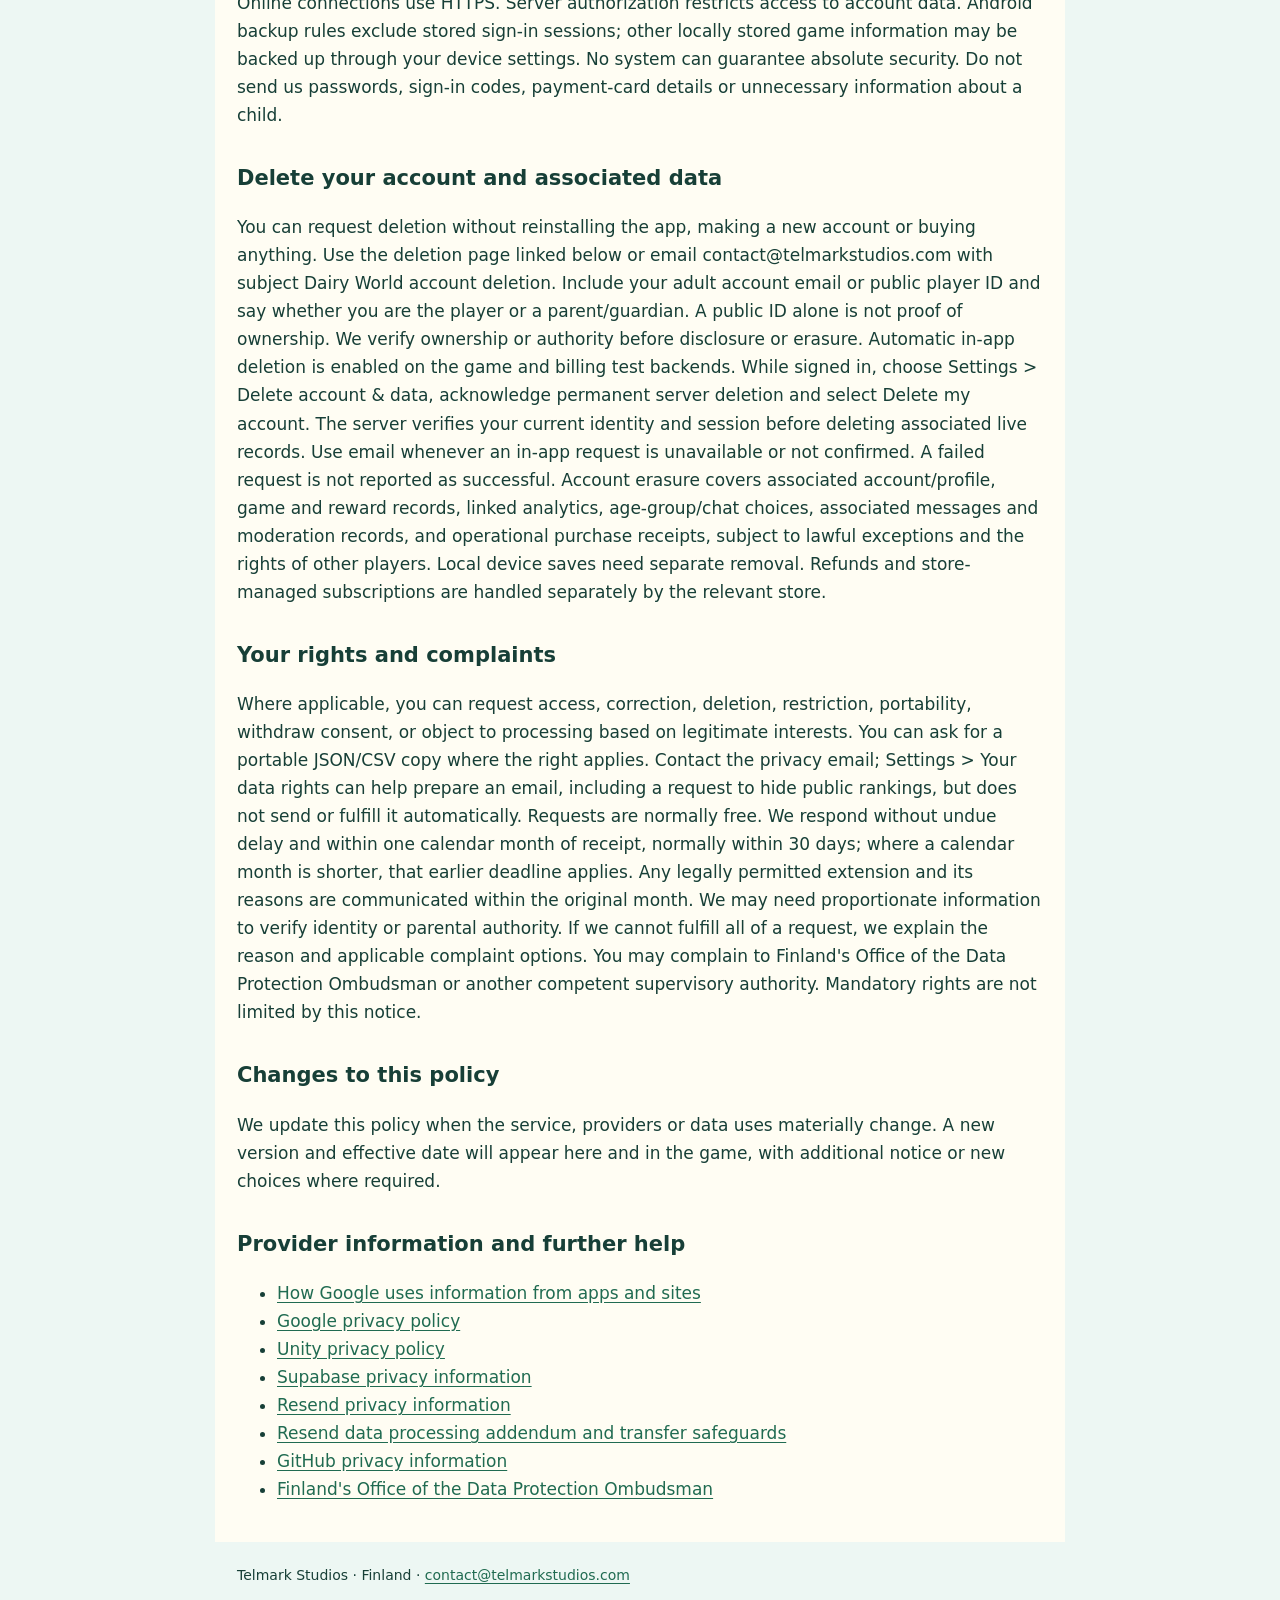
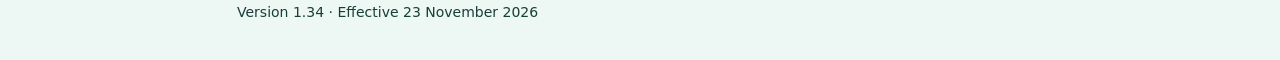
<file: dairy-world/privacy/index.html>
<!doctype html>
<html lang="en"><head><meta charset="utf-8"><meta name="viewport" content="width=device-width,initial-scale=1">
<meta name="robots" content="index,follow">
<meta http-equiv="Content-Security-Policy" content="default-src 'none'; img-src 'self'; style-src 'unsafe-inline'; base-uri 'none'; form-action 'none'">
<meta name="referrer" content="no-referrer"><title>Privacy policy | Dairy World</title><style>*{box-sizing:border-box}body{margin:0;background:#edf7f3;color:#173f37;font:17px/1.65 system-ui,sans-serif}header,main,footer{max-width:850px;margin:auto;padding:22px}header{display:flex;align-items:center;gap:24px;border-bottom:3px solid #529a7a}header img{width:150px;height:auto}nav{display:flex;flex-wrap:wrap;gap:16px}a{color:#206b51;text-underline-offset:3px}main{background:#fffdf3}h1{font-size:30px;line-height:1.2}h2{font-size:21px;margin-top:32px}p{overflow-wrap:anywhere}.status{padding:14px;border-left:5px solid #458c65;background:#e5f2d9}.action{display:inline-block;background:#287957;color:white;padding:12px 20px;border-radius:8px;font-weight:700;margin:8px 8px 8px 0}a:focus-visible{outline:3px solid #ac790b;outline-offset:4px}.small,footer{font-size:14px}@media(max-width:500px){header{gap:12px;padding:16px}header img{width:110px}main,footer{padding:18px}h1{font-size:27px}}</style></head>
<body><header><img src="../assets/dairy-world-logo.webp" alt="Dairy World"><nav aria-label="Legal pages"><a href="/">Telmark Studios</a><a href="../privacy/">Privacy policy</a><a href="../delete-account/">Delete account</a></nav><p><a href="../us-appendix/">United States Appendix</a></p></header>
<main><h1>Privacy policy</h1><p class="status"><strong>Effective 23 November 2026.</strong></p><section><h2>About this policy</h2><p>This policy explains personal-data handling for Dairy World and the Telmark Studios developer website. It describes the planned Android public release in Finland and the European Economic Area and identifies practices that apply only to other builds. Paid gold packs and value bundles are available in Android releases that offer Google Play checkout. Ads and optional game analytics depend on the release and the choices available to the player, as described below. The first open test is intended for players across the EEA who can use the English game and this English notice.</p></section>
<section><h2>The short version for players</h2><p>Dairy World saves game information on your device and uses an internet connection for online gameplay. Other players can see your game nickname, avatar and results in online features. Public leaderboards show your approved nickname. If you have no approved nickname, they show a game-generated alias. You can ask us to hide your rankings and keep your account. The game gives you a nickname automatically, and you can choose a different one where allowed. Never put your real name, school, address or contact details in a player name or message. Optional usage analytics is off in the planned public build. You or your parent can contact us to see, correct or delete your information. Both Herd and friends chat are for eligible adults on the online game service. A parent PIN cannot turn on chat for a minor or someone whose age is unknown. Friends, Herds and heart gifts can still be used. If someone makes you uncomfortable, block or report them and tell a trusted adult.</p></section>
<section><h2>Who is responsible</h2><p>Markus Teljomaa is the controller for Dairy World and the Telmark Studios website and publishes independently in Finland under the Telmark Studios brand. Telmark Studios is a project brand, not a statement that a company has been formed. Contact contact@telmarkstudios.com for privacy questions, rights requests and help for parents or guardians.</p></section>
<section><h2>Game accounts and online information</h2><p>When online services are active, Supabase handles an internal account ID, authentication sessions and connection records. Your online profile includes a separate public player ID, an automatically generated or player-selected nickname, and your chosen avatar. Profiles, ranked results and match results can be visible to other players. Public standings show the current player-selected nickname if it passes the name checks and the account is eligible to choose it or a parent has approved that exact nickname. Otherwise, standings use a game-generated alias or a generic player label. Standings also show selected in-game cosmetics. Contact privacy support to hide your public ranking entries without deleting your account, game progress or private match history. Depending on the enabled game mode and build, servers store progress, balances, inventory, reward records, attempts, moves, timestamps and match results to provide online play and check fair rewards. Anonymous sign-in is pseudonymous and does not mean that no personal data is processed.</p></section>
<section><h2>In-game bug reports</h2><p>When you choose Send report, the game sends your description of the problem, when it happened and where, and any optional game information or manually selected screenshot to a private support inbox in Supabase. You do not need a personal email account. The report is linked internally to your game account to prevent abuse and support account deletion; the private support inbox automatically includes your player ID, derived from that account rather than typed by you. Other players cannot read it. Optional game information contains the game version/build, platform and level, not your email, passwords or full game save. Include hardware information is a separate permission that starts off for each new report form. Only after you choose it, the game reads available device model/manufacturer, OS version, RAM, CPU architecture/core count and screen size/density for troubleshooting. You can review the frozen details or remove them before sending; the game does not read serial numbers, advertising IDs, Android ID, contacts, location or installed-app lists for this feature. This permission is not saved across report forms, is not analytics consent, and declining it does not prevent reporting or affect rewards. Submitted hardware details follow the same private support purpose, account linkage and retention as the report; contact us to request erasure of details already submitted. The selected screenshot is resized and re-encoded without its original filename or image metadata. Do not include real names, contact details, passwords, sign-in codes or other private information. Reports are used to investigate game problems. A reference confirms receipt; failures leave the draft in the open form for retry. Unsent drafts are not saved after closing the form. Reports and their screenshots become eligible for deletion after 30 days and are removed in bounded batches by the existing hourly cleanup, or when the associated game account is deleted. This does not erase separate provider logs/backups or private operator exports immediately. The separate Contact developer option still opens your email app; correspondence you choose to send there follows the support-email handling below.</p></section>
<section><h2>Local diagnostic log</h2><p>The game keeps a bounded log of up to 128 recent technical events in local process memory to help investigate faults. It records fixed operation and outcome codes, relative timings and limited numeric counters, not names, account IDs, messages, email addresses, URLs, tokens, passwords, exception text or stack traces. It is not written to a game log file and has no automatic upload or analytics connection. It disappears when the process ends and is cleared on explicit account logout. Developer settings offers a local viewer, clear and copy controls. When sending a bug report, Include recent diagnostics is initially off. If you choose it, you can review a short frozen snapshot before sending; that snapshot then follows the same private support access, account linkage and deletion/retention rules as the report. Copies you explicitly place on your clipboard or share separately are outside the game&#39;s local log buffer.</p></section>
<section><h2>Google Play Games platform connection</h2><p>Android builds integrate Google Play Games Services for platform authentication when online features are allowed and the Play Games project is configured. Google processes the connected Play Games profile, app/device and connection information. Automatic profile-creation prompts are suppressed; Settings offers explicit connection. Connection failure does not block gameplay. If you separately enable Google backup &amp; sync, the game obtains a one-use authorization code and sends it securely to our backend to verify the game-scoped Google player ID. The backend keeps a private link between that ID and your original Dairy World account so you can recover the same account on another phone. The game does not read your email, contacts, friend list, Google profile name or picture. No Google access or refresh token is kept by our backend. Server-confirmed achievements and campaign scores or peak PvP ratings can be shared with Google Play Games; their visibility follows your Google profile choices. Saved Games stores a separate backup of career history, replay puzzles, visual selections and ordinary game preferences in Google&#39;s app data storage. It excludes balances, owned inventory, ad claims, authentication sessions, family/privacy choices and developer settings. Purchases and rewards remain authoritative on the Dairy World server; restoration does not merge accounts or grant additional permissions. You can pause sync or remove this game variant&#39;s Google backup in Settings. Pausing or deleting your Dairy World account stops new app-initiated Play Games calls and account erasure removes the private backend link, but does not delete your Google account or Play Games profile. Manage Google-held achievements, leaderboard records and remaining cloud copies separately in Play Games/Google settings. A remaining backup cannot recover a deleted Dairy World account.</p></section>
<section><h2>Your choices and local information</h2><p>An initial account connection downloads campaign puzzles and reserves an inventory allowance. Downloaded PvE puzzles can then be played offline. Puzzle data, move logs, local ratings and pending results remain on your device and are uploaded for server validation after reconnection. Offline timing is not trusted for competitive rankings. PvP, purchases and ad verification require internet. Saved progress, preferences and cached art can remain on your device. Usage analytics is a separate optional choice, initially off. Turning it off removes unsent optional events and the local analytics ID, but does not itself erase earlier uploads or essential online-service and security records. When you try to open adult-only Herd or friends chat, the game asks for an age group: under 18, 18 or older, or prefer not to say. It saves this group on the server, not your birthday. This is a self-declaration, not verified age or parental consent. No parent-email permission flow is used. A pause recorded for account deletion survives restart and requires a deliberate choice before reconnecting. Removing app data clears local information; uninstalling alone does not delete a server account.</p></section>
<section><h2>Community features</h2><p>Where community features are enabled, they can store friend requests, blocking choices, herd membership and invitations, contributions, reward records, messages, read markers and reports. Both Herd and friends chat require adult eligibility on the online game service. Accounts recorded as under 18 or with unknown age cannot read or send chat messages. Both people in a direct conversation must be accepted friends and meet the age and chat requirements. Adults must acknowledge a safety reminder. Family controls can permit non-chat social features for minors. Older app versions may show a separate friends-chat switch, but it cannot grant access to typed chat on the game service. Friends, Herd membership and heart gifts do not require chat permission. Adults can turn chat off in Friends &amp; Herds. A recorded under-18 age group cannot be changed to adult through the app; contact the privacy address for a genuine correction. Recipients or eligible channel members can see messages. Blocking, reporting, text filters and operator message removal or temporary chat restrictions support safety, but cannot detect all harmful content. Chat is not monitored live. Moderation records include a reason category and time; authorized operators can review reported messages. Child-safety, age-assurance and moderation operations require review before public release.</p></section>
<section><h2>Email sign-in and purchases</h2><p>The following applies in builds that offer purchase accounts or checkout. Purchase-account sign-in uses an email address and sign-in code, or an explicit Google sign-in. Supabase verifies the chosen account; Resend delivers sign-in email, including delivery and security records. Google sign-in sends a Google identity token to Supabase to authenticate the account; it is separate from Play Games. Do not enter a child&#39;s email in an adult purchase-account flow. Google Play handles Android payments and purchase approval, including any applicable family approval. Dairy World does not collect payment-card numbers. Our server verifies the purchase token, store transaction, product, time, status and bound game account before delivering items. Google license-test purchases do not charge the test card and are marked separately from paid purchases. Test-card access and any server test-purchase admission are operator-controlled.</p></section>
<section><h2>Operational summaries</h2><p>We use records created when operating Dairy World to prepare internal summary reports on account activity, service operation, purchases, refunds and game progression. These reports show overall counts and distributions. They do not show individual accounts or add optional usage events. For example, the account-deletion counter stores the day and number of deletions, and the sign-in reports retain period counts. The source account, purchase and gameplay records follow the retention rules below.</p></section>
<section><h2>Optional usage analytics and fair-play checks</h2><p>The planned public Android build does not send optional usage analytics. If separately enabled, first-party optional analytics records game, shop, reward, ad and purchase-flow events with random installation, session and event IDs, build/platform information, durations and allowlisted campaign tags. Its event properties exclude free-text names, email addresses, card details, raw receipt tokens, advertising IDs and raw motion readings. Account-linked security, reward and fair-play records may still be required to provide an online feature even if optional analytics is off. Those records are not permission to track you for advertising. Legacy analytics without a reliable account link requires operator review when handling erasure requests.</p></section>
<section><h2>Optional rewarded advertising</h2><p>Some Android releases offer optional rewarded videos through Google AdMob or Unity LevelPlay (including ironSource Exchange) when enabled. Skipping an offer does not start an ad or charge you. The available provider depends on the release and service settings. If one provider cannot serve an ad, the game may offer another if your age and privacy choices allow it. The game uses Google&#39;s User Messaging Platform (UMP) for AdMob where required. AdMob requests use Google&#39;s G (General Audiences) content rating and apply teen and under-age-of-consent protections for ages 16–17. These requests are not personalized. LevelPlay is available only to eligible adults and has its own privacy choice. An adult declaration alone does not allow either provider to personalize ads. Private test releases may prepare an ad SDK in advance and show test ads. Android releases configured for advertising ID access declare the AD_ID permission. Other releases may omit it. Depending on the provider, your device settings and your privacy choices, the ad SDK may receive your Android advertising ID or other permitted identifiers, IP address (which can indicate general location), app and device information, ad interactions and diagnostics. Providers use this data to deliver and measure ads, analyze ad and SDK performance, protect security and prevent fraud. With applicable permission, they may also use it to select ads based on interests. Android settings let you reset or delete your advertising ID. The game does not ask for precise location for advertising. Certain private Internal releases also use a one-way hash of the Android advertising ID to check whether the device is registered for test ads.</p></section>
<section><h2>Reward verification and advertising choices</h2><p>Rewarded videos are voluntary. Watching a video does not enable optional game analytics. To verify a reward, the game may send the ad provider a pseudonymous player reference and a one-time reward-claim reference. The provider sends a server confirmation that we validate to verify the reward and prevent duplicates. Where a Google privacy message applies, you can accept, decline or manage its options. Where UMP requires an ongoing privacy control, you can reopen Ad privacy choices from Settings. For LevelPlay, eligible adults can decline or choose non-personalized or personalized ads before requesting a video. This choice applies to the player on that device and can be changed under Settings → Privacy &amp; data. The game checks the applicable choices before requesting or showing an ad. The game does not treat watching an ad as parental consent.</p></section>
<section><h2>Motion, downloads and website visitors</h2><p>Motion readings used for shake controls stay on the device and are not included in the game analytics event schema. Art downloads and online requests expose IP address and request metadata to their service providers. The legal and account deletion pages do not load advertising measurement tags. The Telmark Studios homepage and Dairy World game page offer a separate opt-in for Google Ads campaign measurement, explained on the public privacy page. They are hosted on GitHub Pages, which logs visitor IP addresses for security, including visitors who are not signed in to GitHub. Emailing us opens your own email service and sends the information you choose to provide.</p></section>
<section id="website-measurement"><h2>Optional website advertising measurement</h2><p>If you allow advertising measurement on the <a href="/">Telmark Studios homepage</a> or <a href="/dairy-world/">Dairy World game page</a>, these pages load Google Tag Manager and allow Google Ads to measure visits and activity from Dairy World ad campaigns. Google may receive information such as the ad click identifier, the page URL, browser information and IP address, and may use cookies or similar storage for measurement. The consent settings keep analytics storage and ad personalization denied. The legal and account deletion pages do not load the measurement tag.</p><p>The website stores your choice in your browser and uses it on both pages. You can change it at any time using Privacy settings on either page. Choosing Decline prevents future loads of the tag on this site. You can also remove cookies and stored data through your browser settings. Website measurement is separate from the game’s ads and analytics choices. See <a href="https://policies.google.com/technologies/partner-sites">how Google uses information from partner sites</a> for more information.</p></section>
<section><h2>Purposes and legal bases</h2><p>We process account, gameplay and purchase-verification data to provide the service you request, relying on a contract where that basis is legally applicable. We publish verified competition results with approved nicknames or game-generated aliases for our legitimate interest in operating shared standings. You can object and ask us to hide your rankings without losing your game progress. We use proportionate security, abuse-prevention and reliability records for legitimate interests in protecting the service and its players, subject to your applicable rights. We process records required by law to meet legal obligations. Optional analytics and any consent-dependent advertising processing require the applicable separate consent or authorization. You can withdraw consent prospectively; this does not undo processing that was lawful before withdrawal. This notice is not a request to consent to every purpose.</p></section>
<section><h2>Children and parents</h2><p>The intended game audience is players aged 16 and above. Players under 16 may not use the game. The updated game asks new and returning players to confirm they are at least 16 before playing and stores that confirmation on the device. No date of birth is collected for this check. In builds with startup Terms acceptance enabled, a welcome notice provides the legal documents and a single Accept button. The dated, versioned acknowledgement is stored on the device and does not declare the player’s age, a guardian’s role or optional analytics consent. Age and any required parent permissions are requested when the player first uses a feature that needs them. Earlier builds may include age and guardian checkboxes in the welcome notice. These choices are self-declarations, not independent age or guardianship verification. Ages 16–17 remain minors; a 16+ declaration does not remove applicable parental-consent requirements or enable adult features. An age group or age signal is not parental consent to every use of personal data. Accounts recorded as under 18 or with unknown age cannot use either Herd or friends chat on the online game service. For those accounts, custom public player and Herd names require approval of that exact name in Family controls; otherwise safe aliases are used. Friends and Herd interactions require parent approval and can be switched off with the parent PIN. Ordinary free PvP and the free reward wheel do not require social approval. A parent or guardian sets a private 6–12 digit PIN after an adult birthday check and a responsibility declaration. The birthday is transmitted securely for the check and is not stored in the game database; the PIN is stored only as a salted hash, with approval settings and temporary failed-attempt/lockout records. This is a parent-action safeguard, not independent identity or guardianship verification or a legal-consent receipt. Keep the PIN private. Lost PINs and age corrections go through privacy support. Supported Google Play installations check Play Age Signals when entering social or family controls and recheck after returning to the social screen or when the check is stale. Google may ask you or your parent to share an age range; sharing can be declined or unavailable. The age band and assurance source are used transiently in the app. The game asks for a coarse age group once at the first feature that needs it, such as rewarded advertising, optional usage analytics or social features. The game remembers the group and the selection time with the account, including a choice not to disclose, and reuses it across these features and restarts. Individual feature permissions and consents remain separate. It does not save a birthday for this choice. An unavailable Play check does not replace a saved adult declaration. Known-minor and approval-blocked results still apply and cannot be cleared by selecting adult. When a result requires protection, an account-linked restrictive decision (unknown, minor or approval blocked), an approval-blocked flag and the check time are saved on our server. We do not send the raw age range, assurance source, birthday or Google installation ID to the game server, analytics or advertising. An adult Play response does not automatically grant permissions or clear a previous minor or approval restriction. An explicit adult age-group choice may resolve an unknown-only restriction when no parent controls or recorded minor status apply. Age declarations are not verified adulthood and do not enable personalized advertising, analytics or purchases. Corrections to a recorded minor or approval restriction go through privacy support; a parent PIN may separately manage names and non-chat social features. Older app versions may still show a separate friends-chat control; it cannot grant chat access on the online game service. Age sharing is not parental consent, analytics consent or ad eligibility. Ordinary free gameplay remains available with protected defaults. Parents can contact the privacy address to request access, correction, restriction or deletion. We verify authority proportionately. Where the law requires a parent or guardian to accept the agreement on a player’s behalf, the adult must do so before the player uses the service.</p></section>
<section><h2>Recipients and international processing</h2><p>Service providers include Supabase (authentication, databases, online functions and art hosting), Resend (sign-in email and verified-account inactivity warnings), Google (privacy/support email through Google Workspace, advertising/UMP and Google Play where used), Unity (LevelPlay and ironSource Exchange, where used), the relevant other app store, GitHub (developer website hosting) and Squarespace (domain registration and DNS). The main Supabase project is in eu-west-1 (Ireland); the separate billing test project is in eu-central-1 (Germany), checked on 18 October 2026. These database regions do not guarantee that all provider support, security logs or subprocessors remain in the EEA. Resend stores sign-in email content and delivery records in the United States; selecting an EU sending region does not change that storage location. The Resend data processing addendum incorporates European Commission Standard Contractual Clauses, including controller-to-processor clauses for covered transfers. The addendum is linked below. You may also ask the privacy contact for a copy of the safeguards. Some providers operate internationally. Transfers must follow applicable data-protection law and the relevant provider arrangements, including appropriate safeguards where required; contact us for information about a relevant transfer or safeguard. Provider privacy information is linked below. Public profiles/results and messages are shared with their intended audience. We do not sell personal data. Necessary legal disclosures may be made to comply with law or protect legal rights.</p></section>
<section><h2>How long information is kept</h2><p>Local saves remain until you remove them or clear app data. Server account, profile and gameplay records are kept to maintain the account and relevant game history, until deletion or another applicable retention limit. Optional analytics queued on the device expires after 30 days. The game backend runs hourly scheduled cleanup for raw analytics older than 90 days, inactive installation summaries after 90 days and ingestion rate-limit records after two days. Each run uses bounded batches; eligible records are removed at the next successful run, with any backlog processed by later runs. Aggregate cleanup records and this job&#39;s execution history are pruned after 30 days. Ordinary chat messages expire after 30 days; reported messages may remain for investigation for up to 90 days from sending. Related reports are removed with the message. Minimal moderation action records expire after 90 days. The same hourly job handles chat in bounded batches. Age-group, chat-safety choices, restrictive age decisions and check times, parent PIN hashes and scoped family approvals remain until account deletion or an appropriate correction. A parent can revoke social/name approvals or change their PIN. Family records are removed when the associated online account is deleted; resetting gameplay does not remove these safety settings. Separately, after 90 consecutive days without sign-in or session refresh, we may delete an inactive account and its linked online data under the Terms. We use authentication timestamps to calculate inactivity. We place inbox reminders on days 30 and 60 and deletion warnings on days 85 through 89. Where a verified email is available, we use Resend for account-deletion warnings and keep a limited record to prevent duplicates and allow at least five days after the first warning is accepted. Uncontactable anonymous test accounts without real-money purchases may be deleted without an email warning before public launch. Accounts linked to Google Play Games and accounts with any verified real-money purchase are exempt from inactivity deletion. Purchase protection has no expiry and survives refunds or the end of a paid subscription. You can still request account deletion. The separate billing test backend runs the same schedule and skips game tables it does not contain. We handle privacy/support correspondence in Google Workspace for the request and necessary follow-up, then remove it when it is no longer needed, subject to a documented legal or security reason for retention. Mailbox cleanup is manual. We review privacy and safety case records 90 days after closure and delete them unless a documented legal, security or ongoing case reason requires us to keep them. Gmail normally keeps deleted mail in Trash for 30 days and allows administrator recovery for another 25 days after permanent deletion; retention rules or legal holds may apply separately. The accepted Workspace data-processing terms allow up to 180 days for provider-system deletion after customer-unrecoverable deletion, subject to legal storage duties. Resend states that its standard active plans keep email and log data for 30 days and backups for seven days. Other provider logs and backups follow provider settings and applicable retention obligations; deletion from the live game database is not a promise of immediate erasure from every provider copy. We assess retained records when fulfilling a request and explain any applicable exception and retention criterion. Operational backup/legacy-data deletion checks remain part of prelaunch release review. The private Play Games recovery link lasts until Dairy World account deletion. Google-held Saved Games, achievements and leaderboard records follow your Google account controls and Google retention; use Remove Google backup before deleting your Dairy World account if you also want the app to remove that variant’s snapshot. For verified real-money purchases, a separate private purchase/dispute record keeps the store and transaction references, product, purchase time, granted rewards, status changes, a one-way account reference and, on erasure, the remaining paid-item summary. It does not copy your email, name, profile, gameplay history, raw purchase token or payment-card details. This record is retained for six complete calendar years after the transaction year, then removed by scheduled cleanup; for example, a 2026 transaction expires on 1 January 2033. It survives account deletion for accounting and proportionate dispute handling. Operational receipts needed to provide or restore purchases remain while the account exists and are erased with the account. Google keeps its own payment and merchant records under its rules. This app record does not replace the publisher&#39;s separate accounting obligations. Free Google TEST receipts are excluded from this six-year archive.</p></section>
<section><h2>Security</h2><p>Online connections use HTTPS. Server authorization restricts access to account data. Android backup rules exclude stored sign-in sessions; other locally stored game information may be backed up through your device settings. No system can guarantee absolute security. Do not send us passwords, sign-in codes, payment-card details or unnecessary information about a child.</p></section>
<section><h2>Delete your account and associated data</h2><p>You can request deletion without reinstalling the app, making a new account or buying anything. Use the deletion page linked below or email contact@telmarkstudios.com with subject Dairy World account deletion. Include your adult account email or public player ID and say whether you are the player or a parent/guardian. A public ID alone is not proof of ownership. We verify ownership or authority before disclosure or erasure. Automatic in-app deletion is enabled on the game and billing test backends. While signed in, choose Settings &gt; Delete account &amp; data, acknowledge permanent server deletion and select Delete my account. The server verifies your current identity and session before deleting associated live records. Use email whenever an in-app request is unavailable or not confirmed. A failed request is not reported as successful. Account erasure covers associated account/profile, game and reward records, linked analytics, age-group/chat choices, associated messages and moderation records, and operational purchase receipts, subject to lawful exceptions and the rights of other players. Local device saves need separate removal. Refunds and store-managed subscriptions are handled separately by the relevant store.</p></section>
<section><h2>Your rights and complaints</h2><p>Where applicable, you can request access, correction, deletion, restriction, portability, withdraw consent, or object to processing based on legitimate interests. You can ask for a portable JSON/CSV copy where the right applies. Contact the privacy email; Settings &gt; Your data rights can help prepare an email, including a request to hide public rankings, but does not send or fulfill it automatically. Requests are normally free. We respond without undue delay and within one calendar month of receipt, normally within 30 days; where a calendar month is shorter, that earlier deadline applies. Any legally permitted extension and its reasons are communicated within the original month. We may need proportionate information to verify identity or parental authority. If we cannot fulfill all of a request, we explain the reason and applicable complaint options. You may complain to Finland&#39;s Office of the Data Protection Ombudsman or another competent supervisory authority. Mandatory rights are not limited by this notice.</p></section>
<section><h2>Changes to this policy</h2><p>We update this policy when the service, providers or data uses materially change. A new version and effective date will appear here and in the game, with additional notice or new choices where required.</p></section><section><h2>Provider information and further help</h2><ul><li><a href="https://policies.google.com/technologies/partner-sites">How Google uses information from apps and sites</a></li><li><a href="https://policies.google.com/privacy">Google privacy policy</a></li><li><a href="https://unity.com/legal/privacy-policy">Unity privacy policy</a></li><li><a href="https://supabase.com/privacy">Supabase privacy information</a></li><li><a href="https://resend.com/legal/privacy-policy">Resend privacy information</a></li><li><a href="https://resend.com/legal/dpa">Resend data processing addendum and transfer safeguards</a></li><li><a href="https://docs.github.com/en/site-policy/privacy-policies/github-general-privacy-statement">GitHub privacy information</a></li><li><a href="https://tietosuoja.fi/en/home">Finland&#39;s Office of the Data Protection Ombudsman</a></li></ul></section></main><footer>Telmark Studios · Finland · <a href="mailto:contact@telmarkstudios.com">contact@telmarkstudios.com</a><p class="small">Version 1.34 · Effective 23 November 2026</p></footer></body></html>
</file>
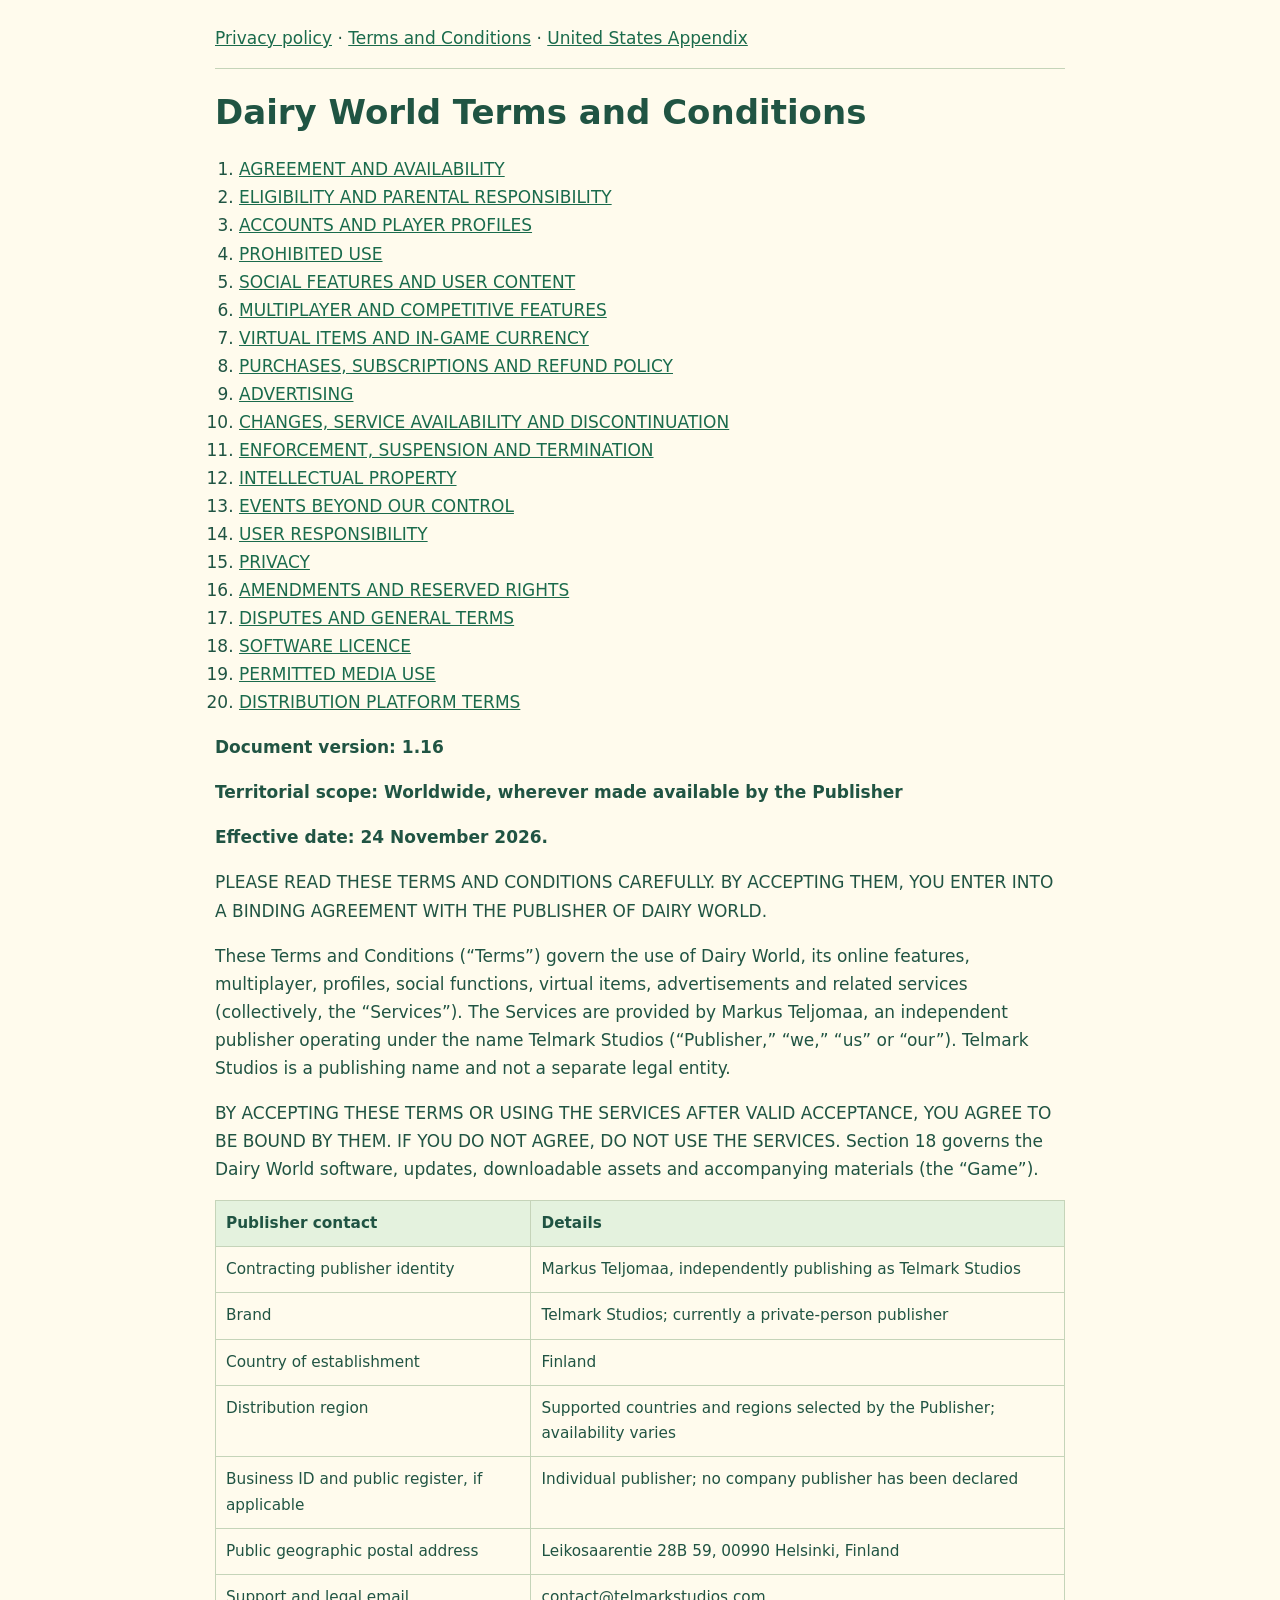
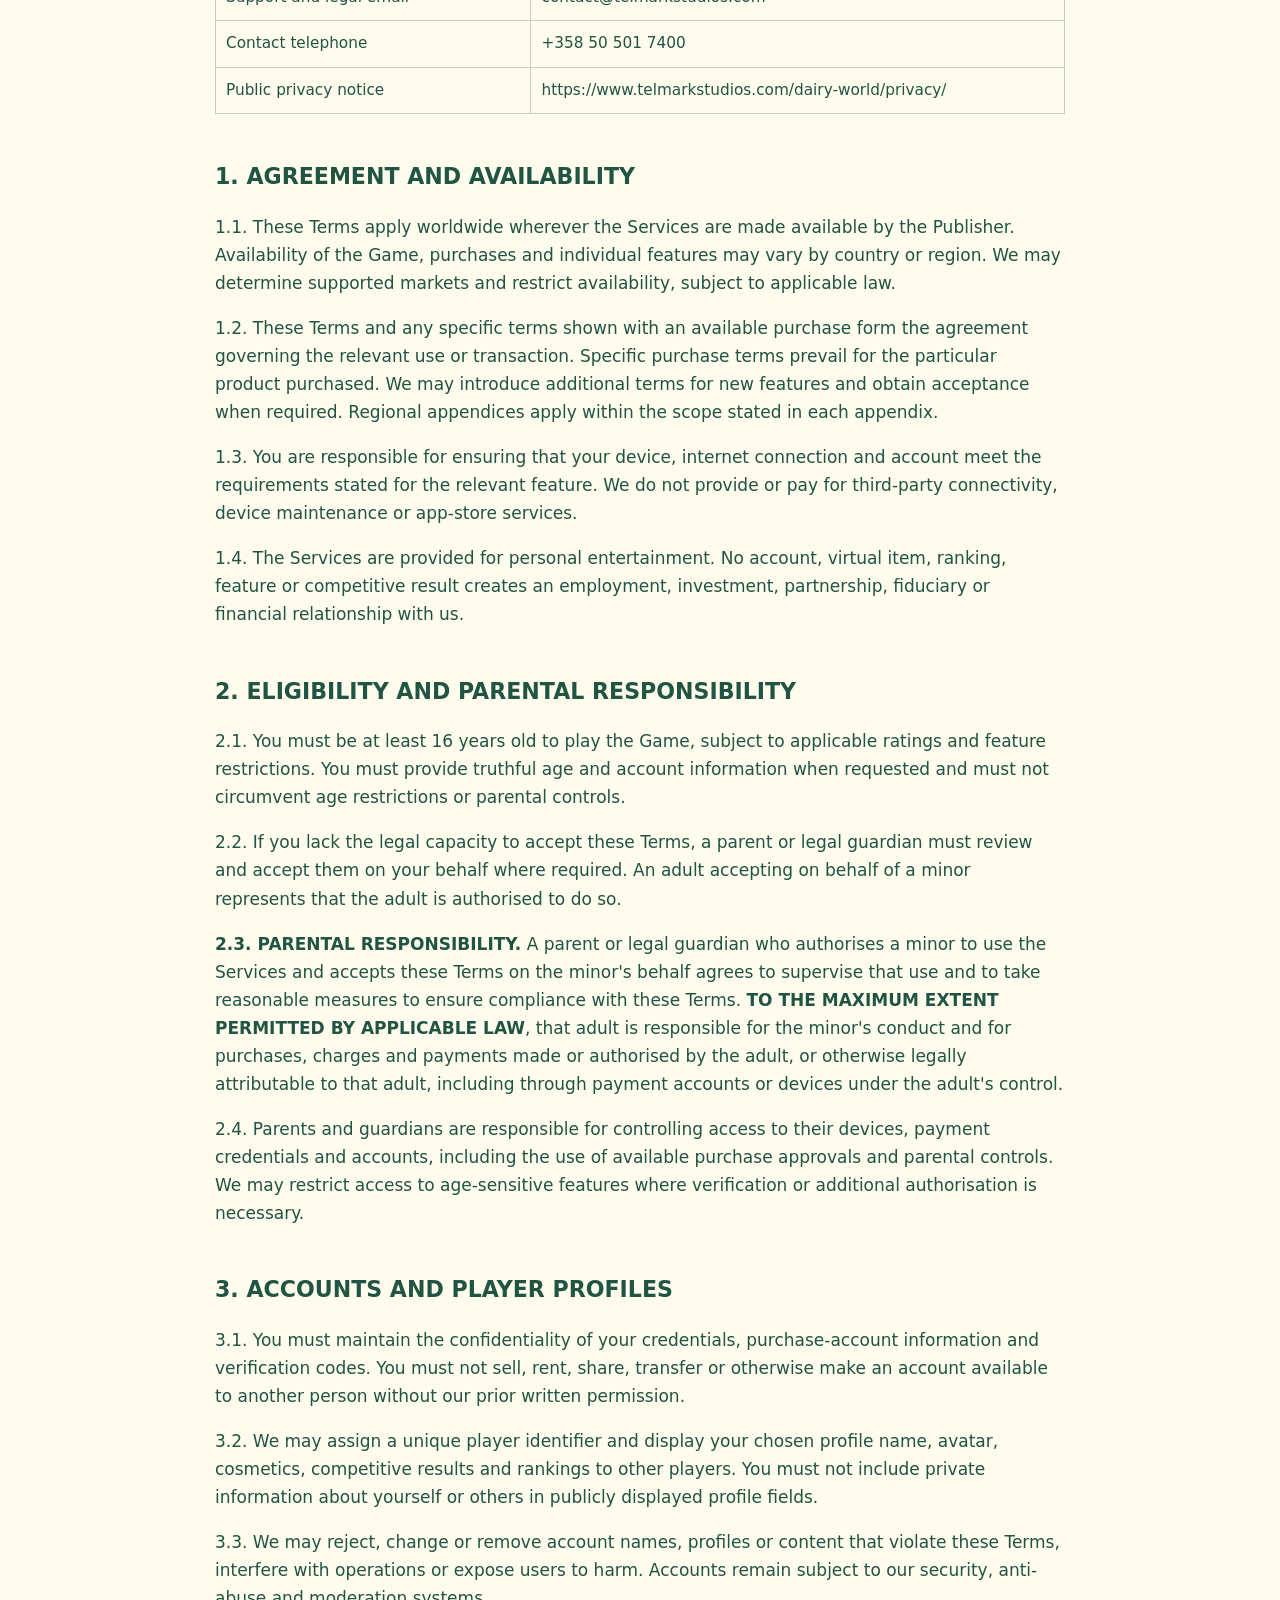
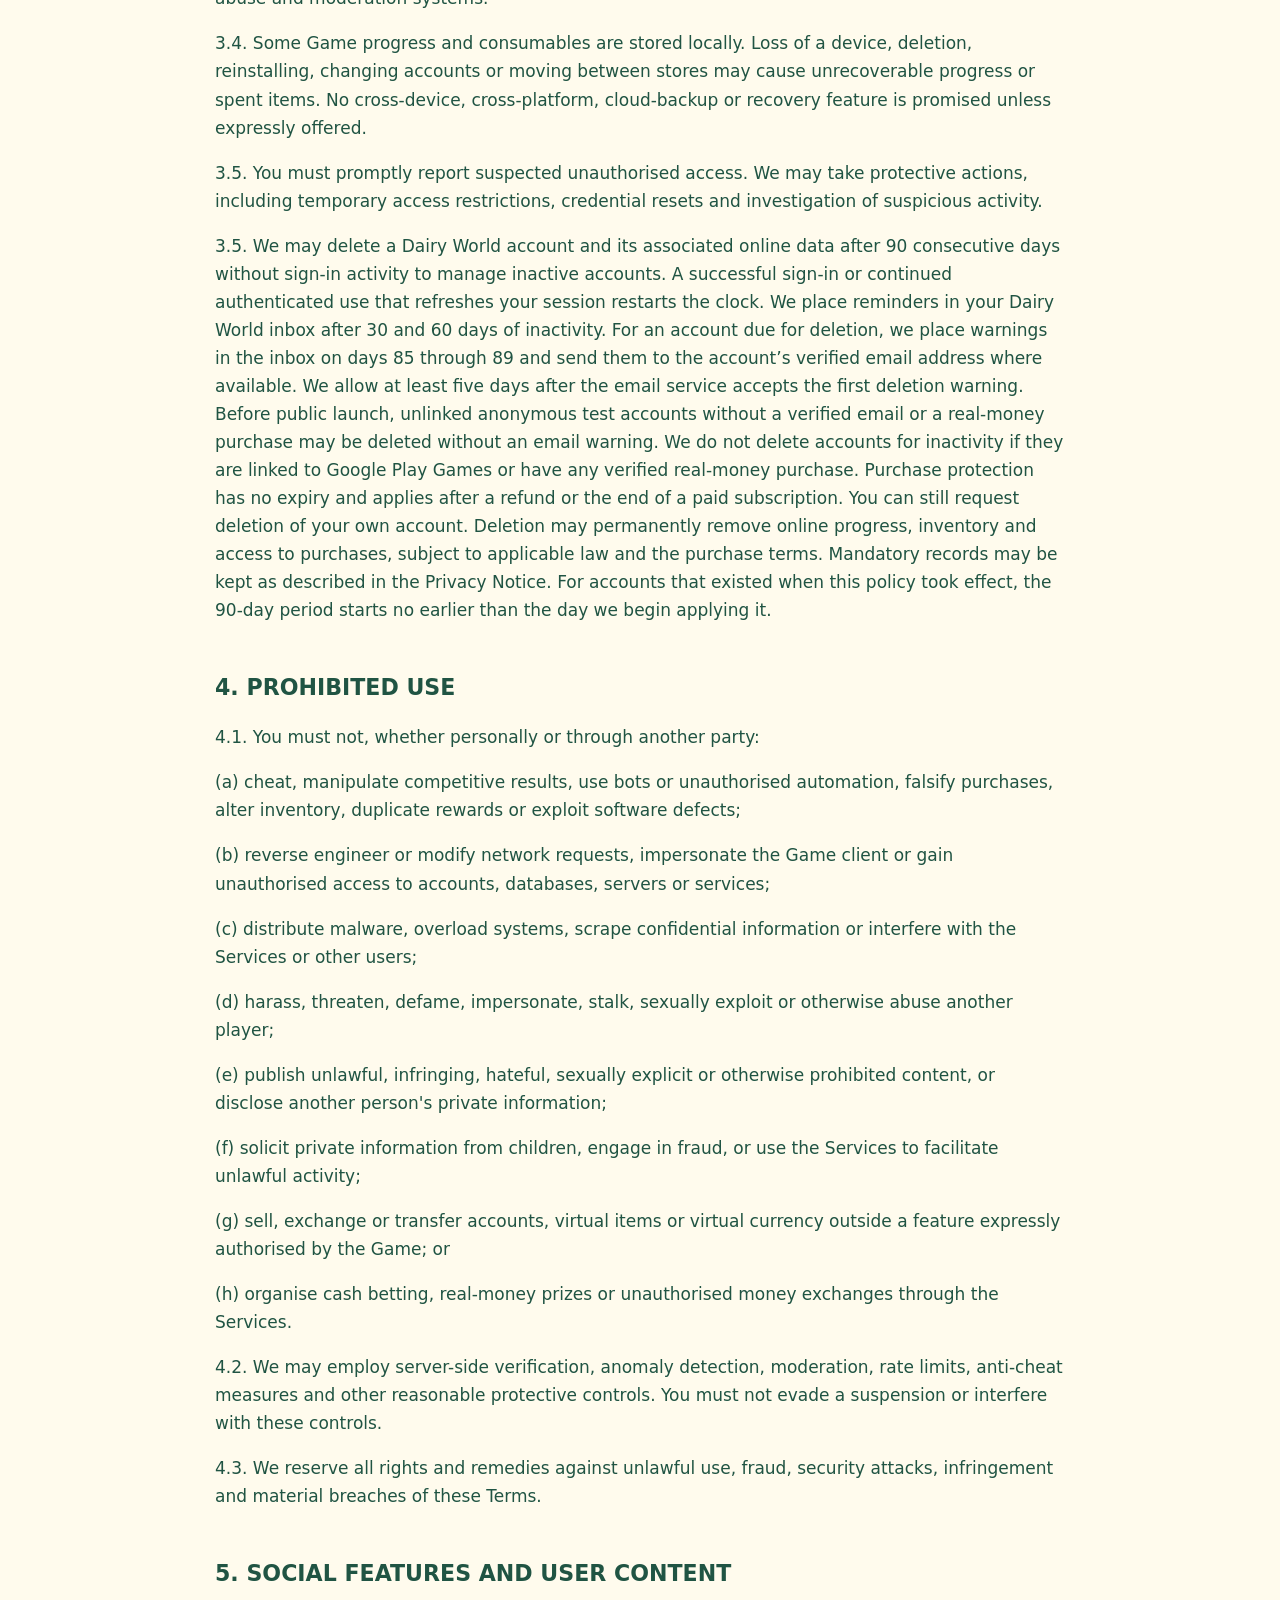
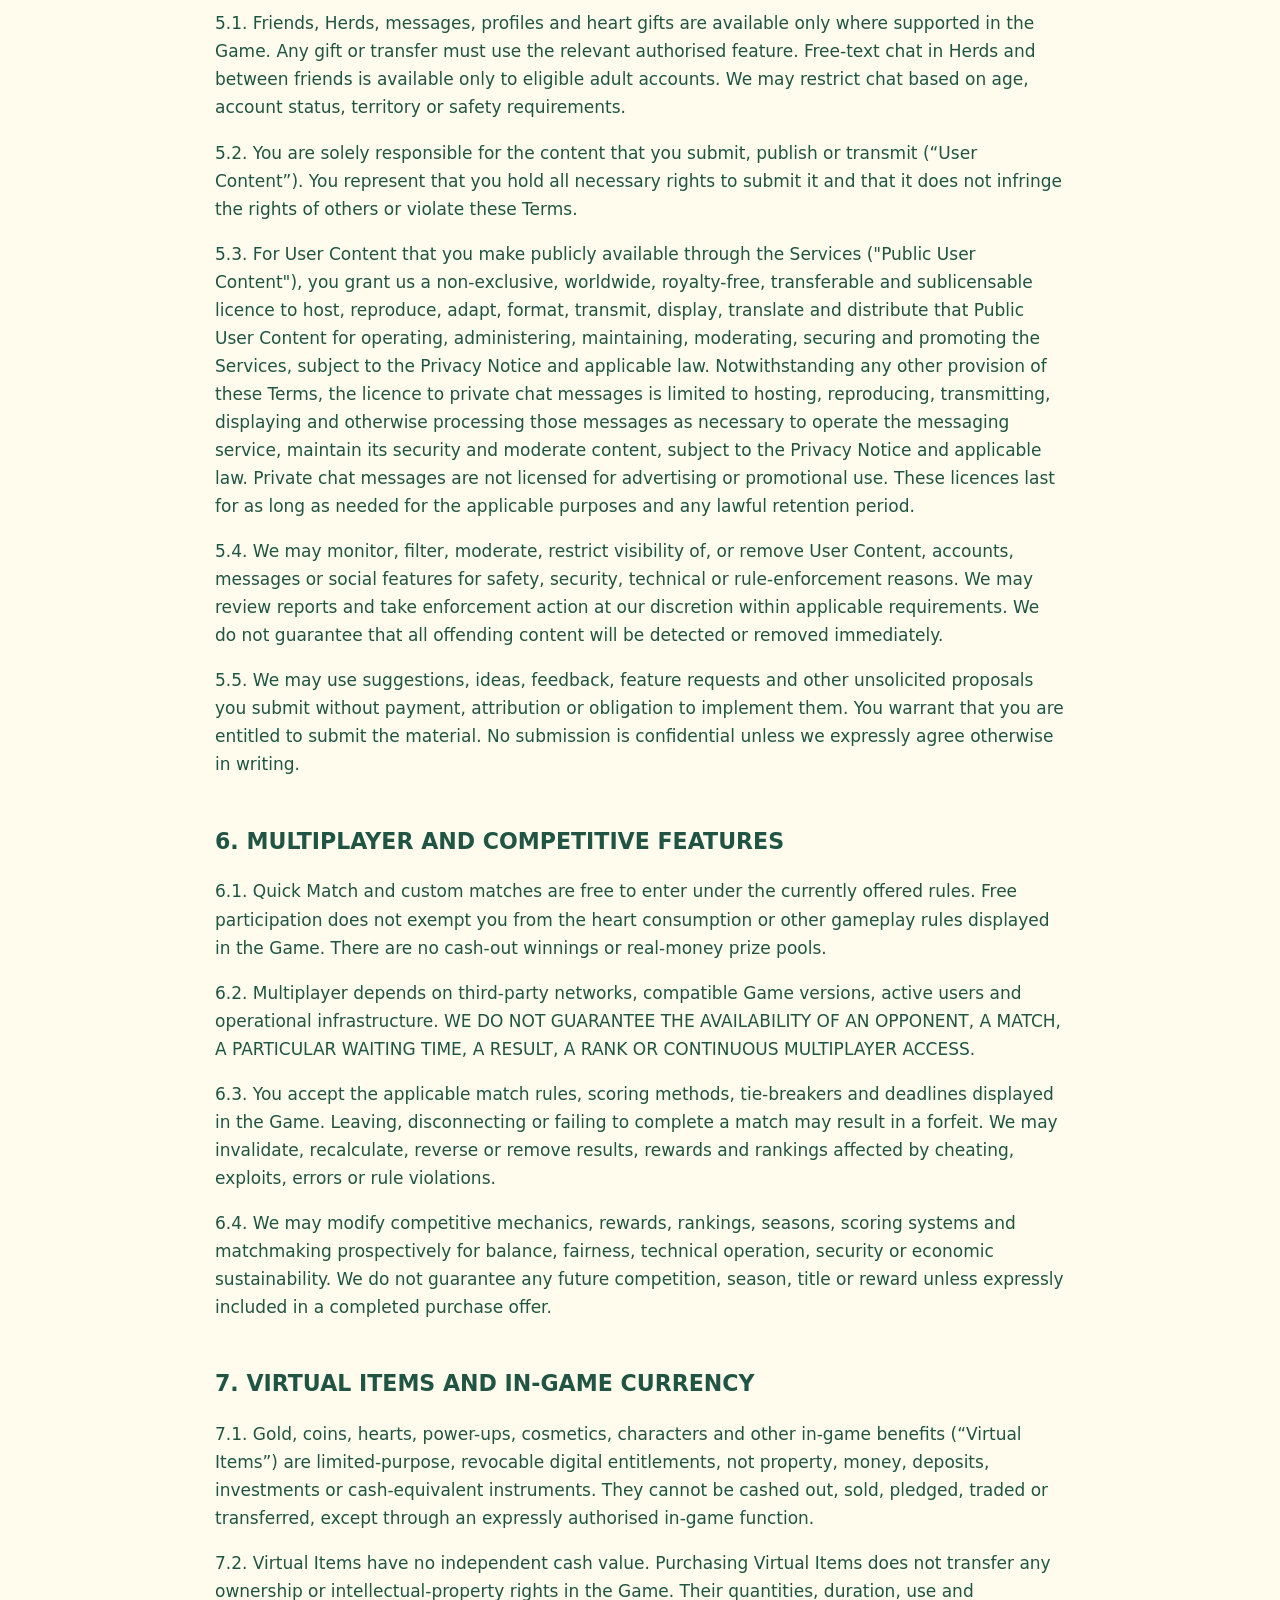
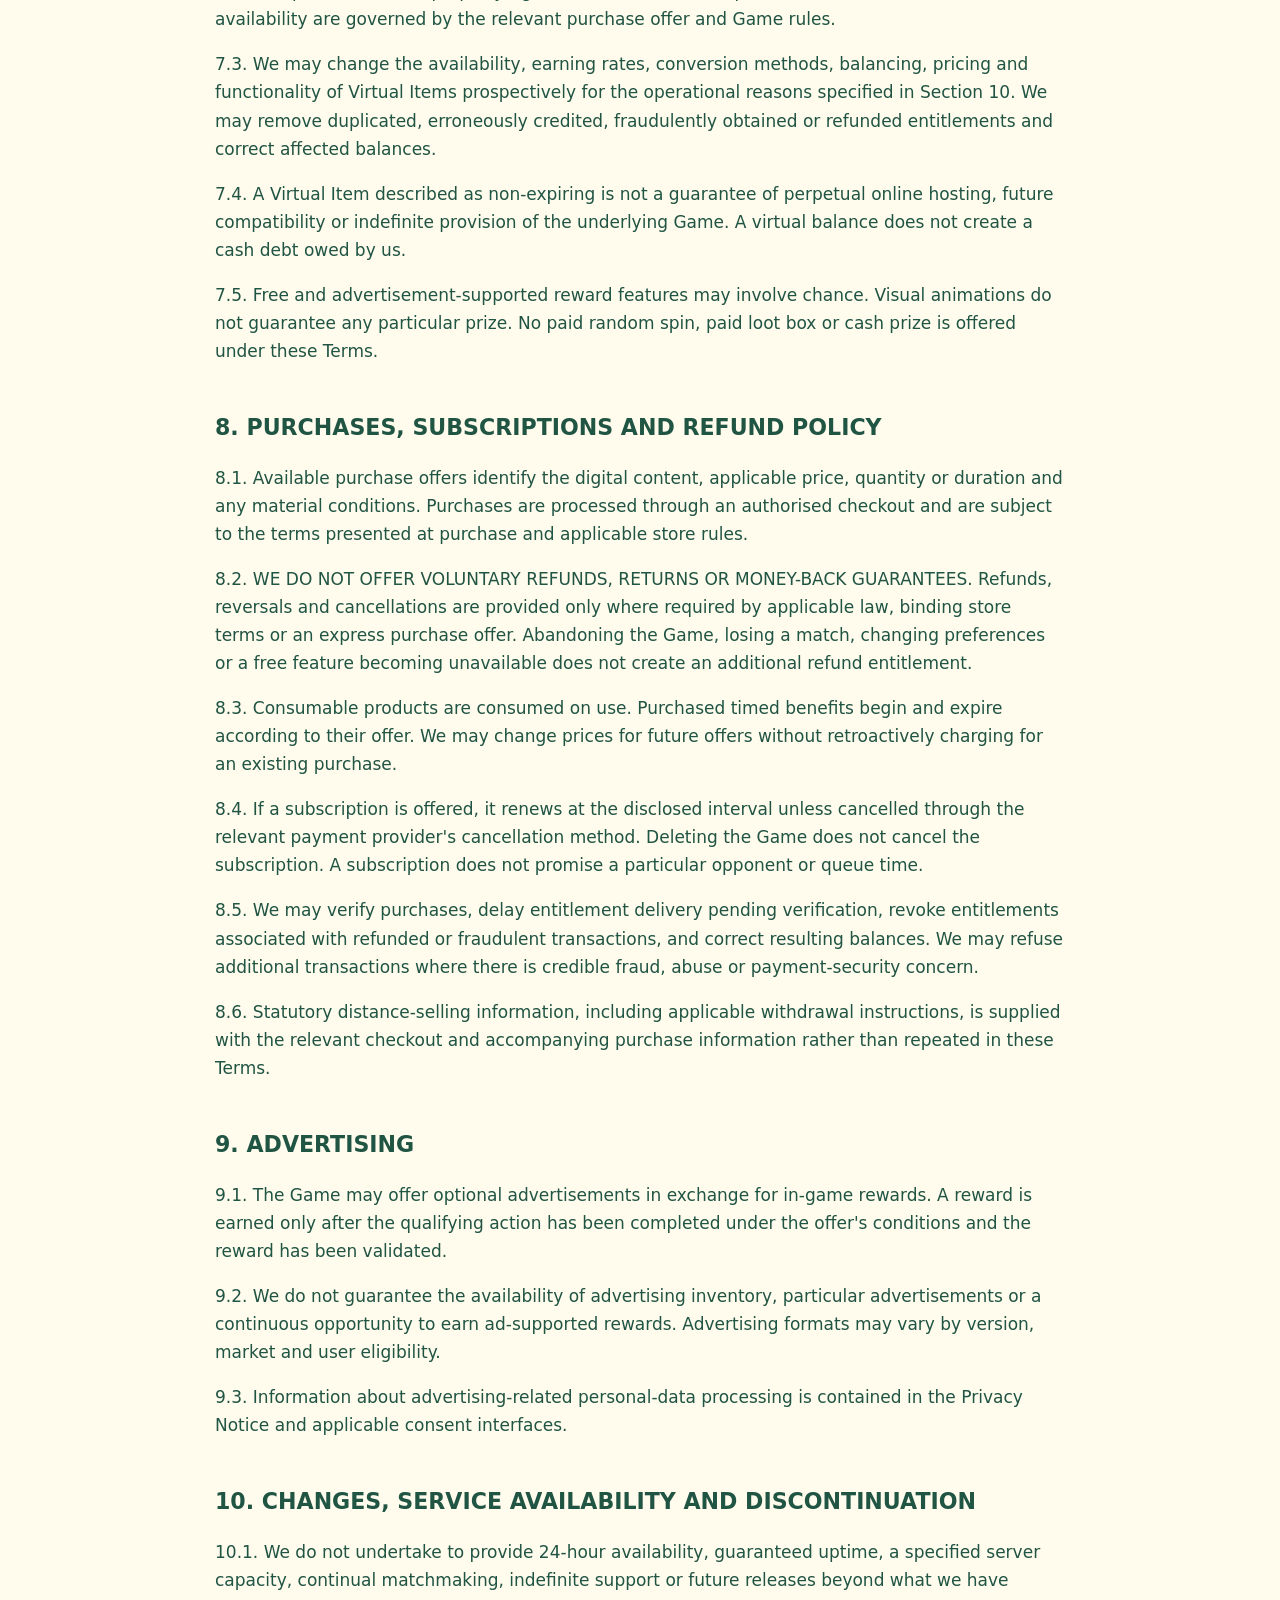
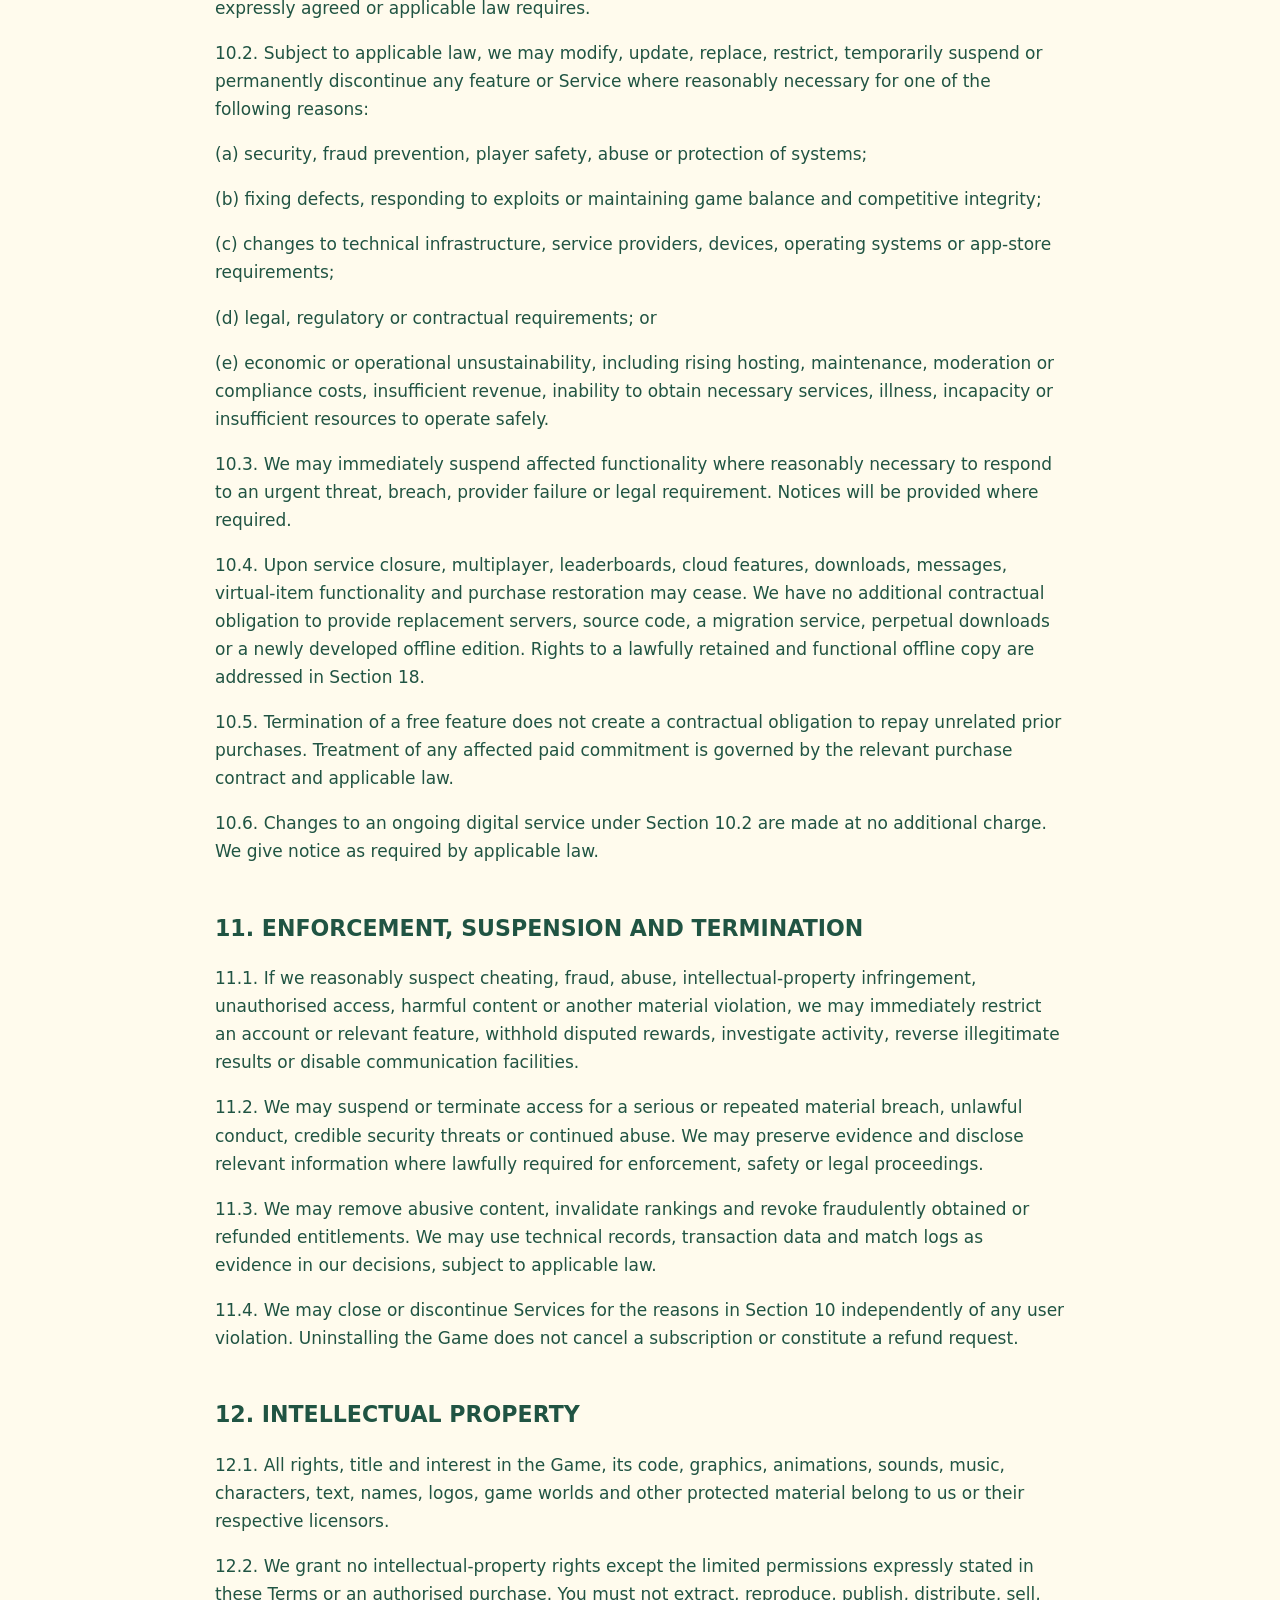
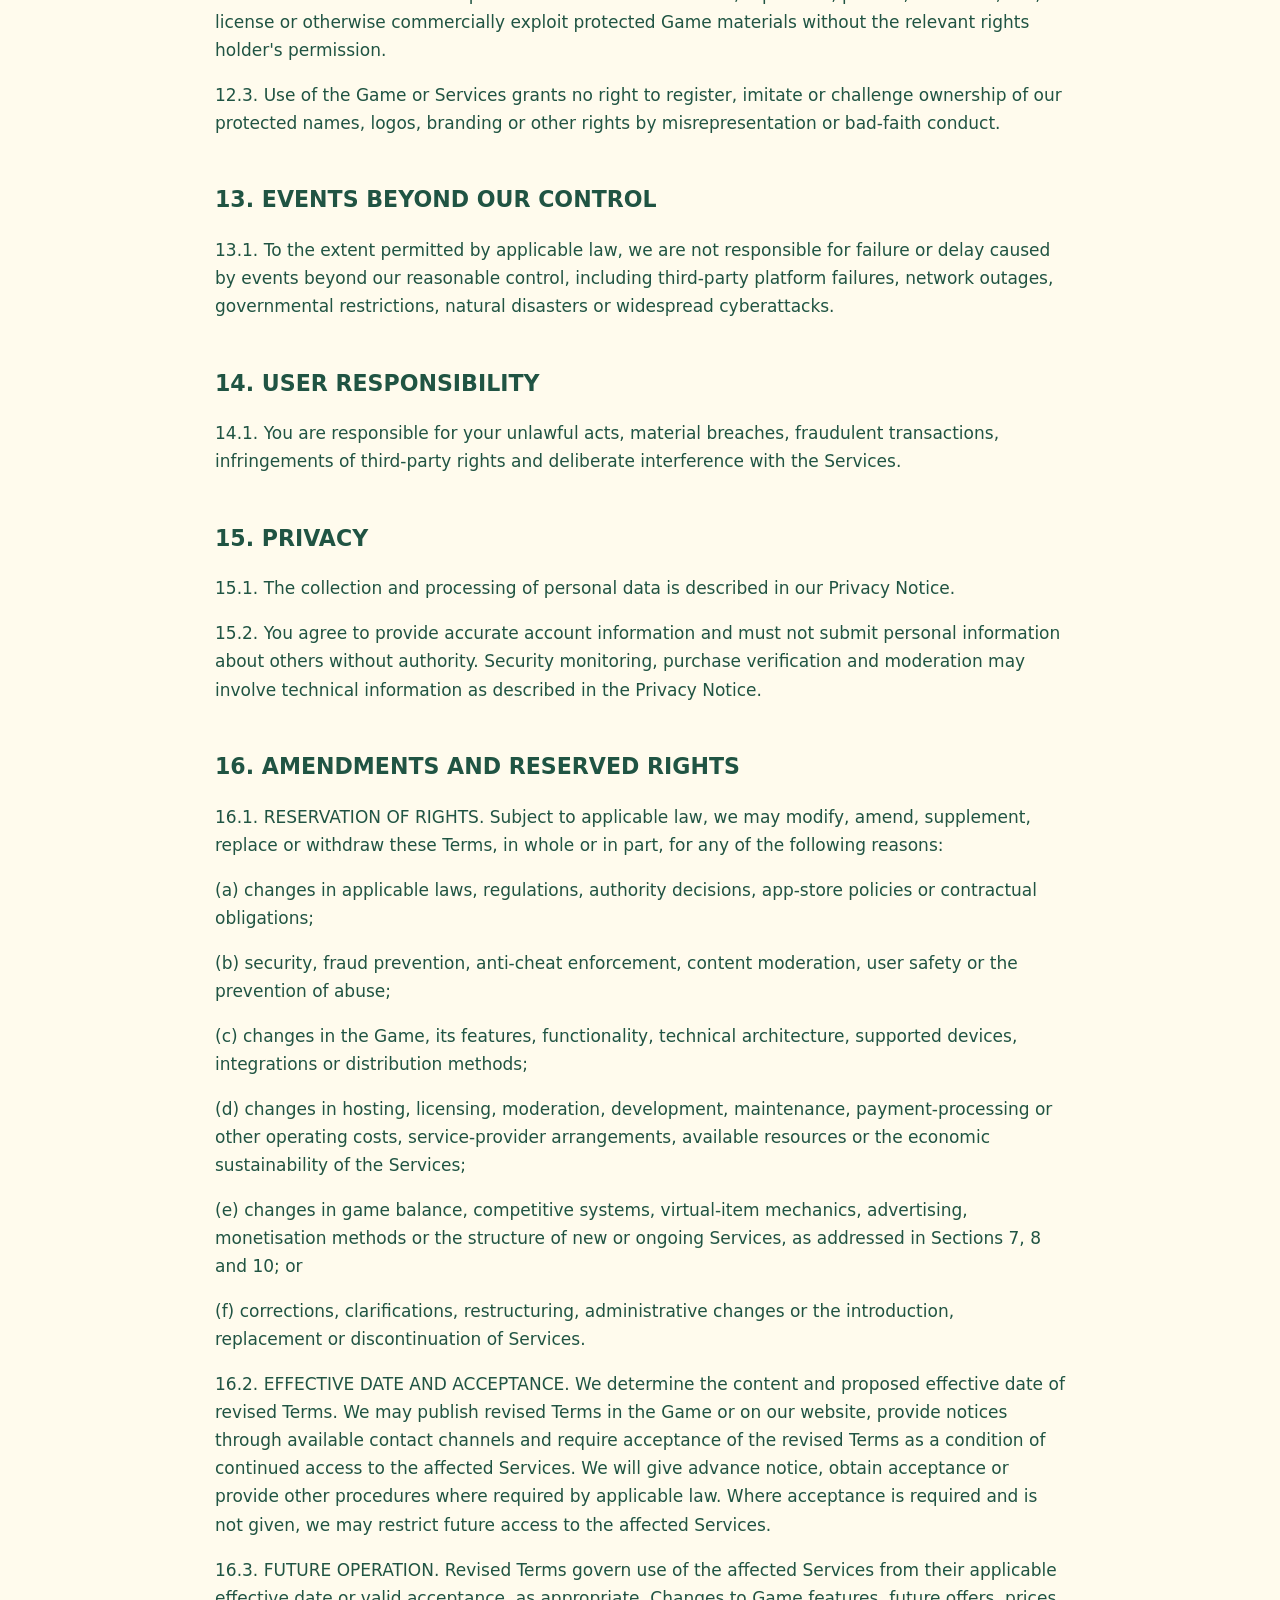
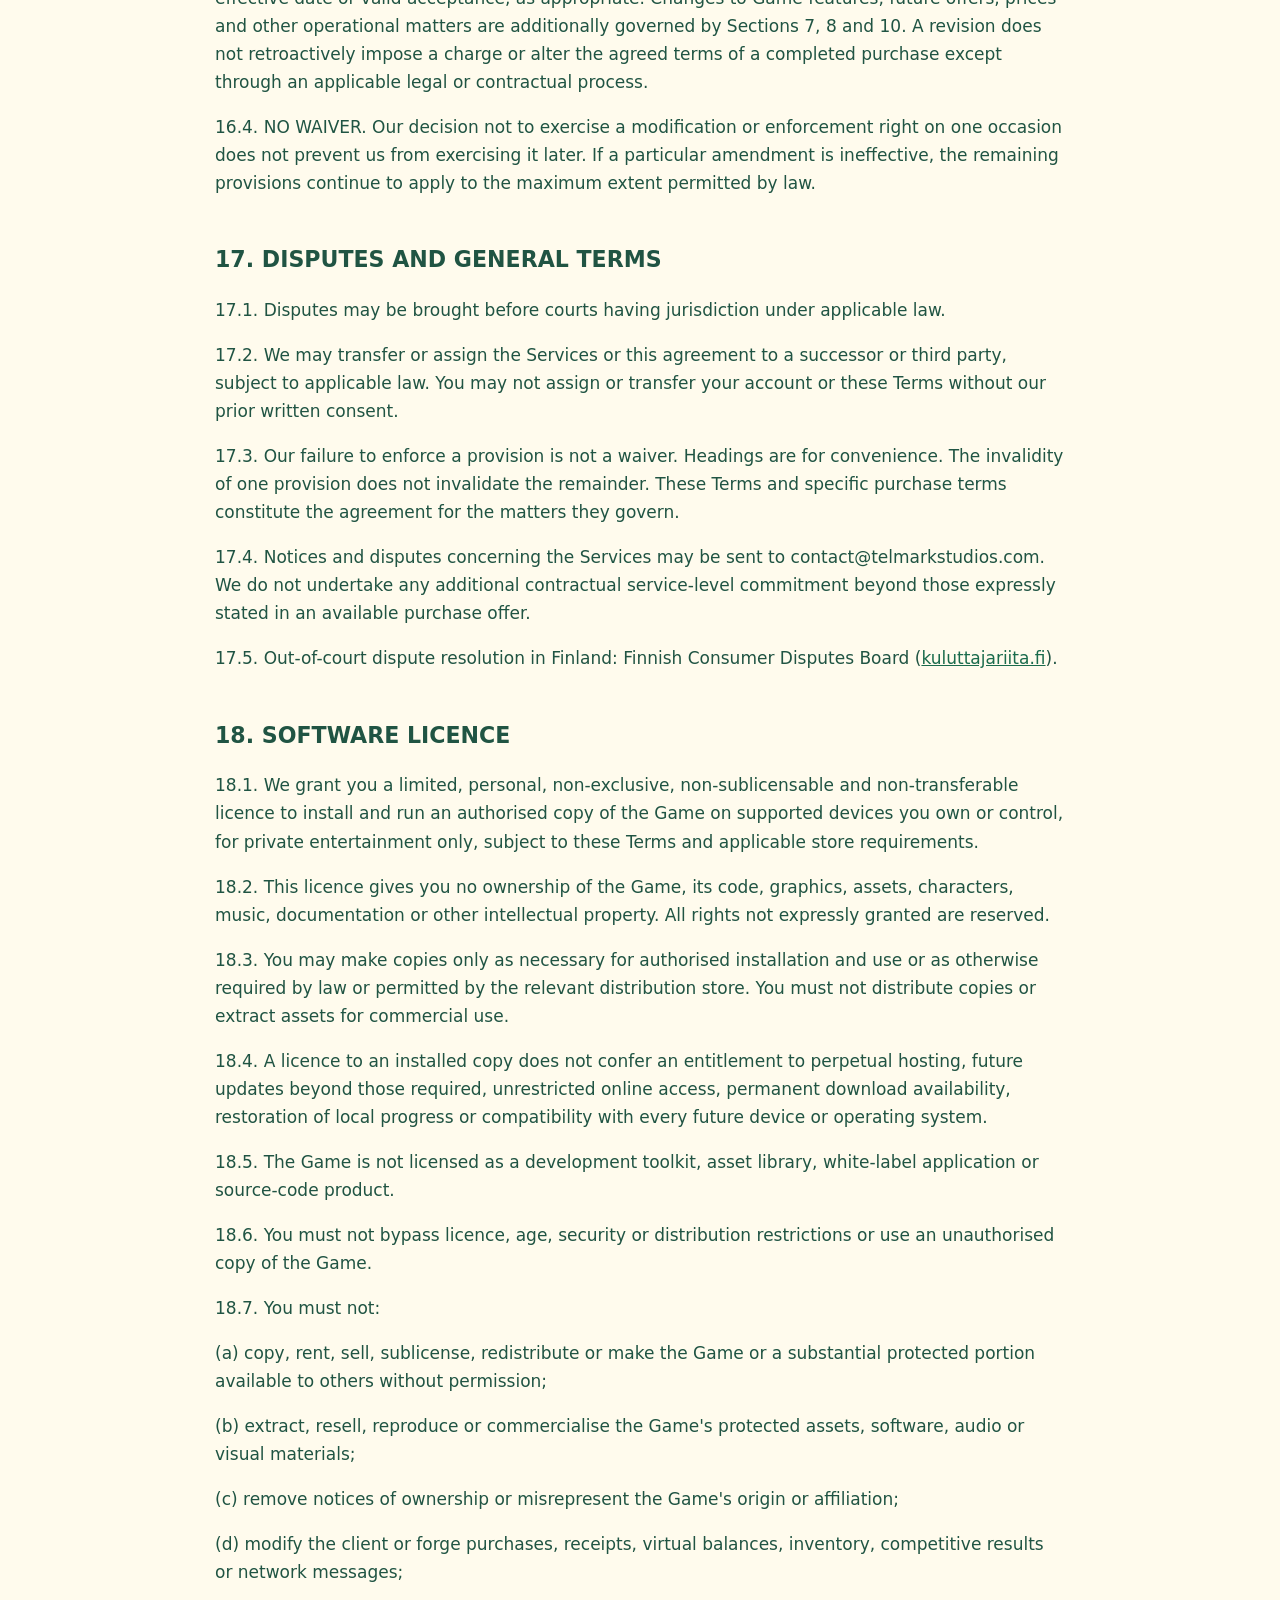
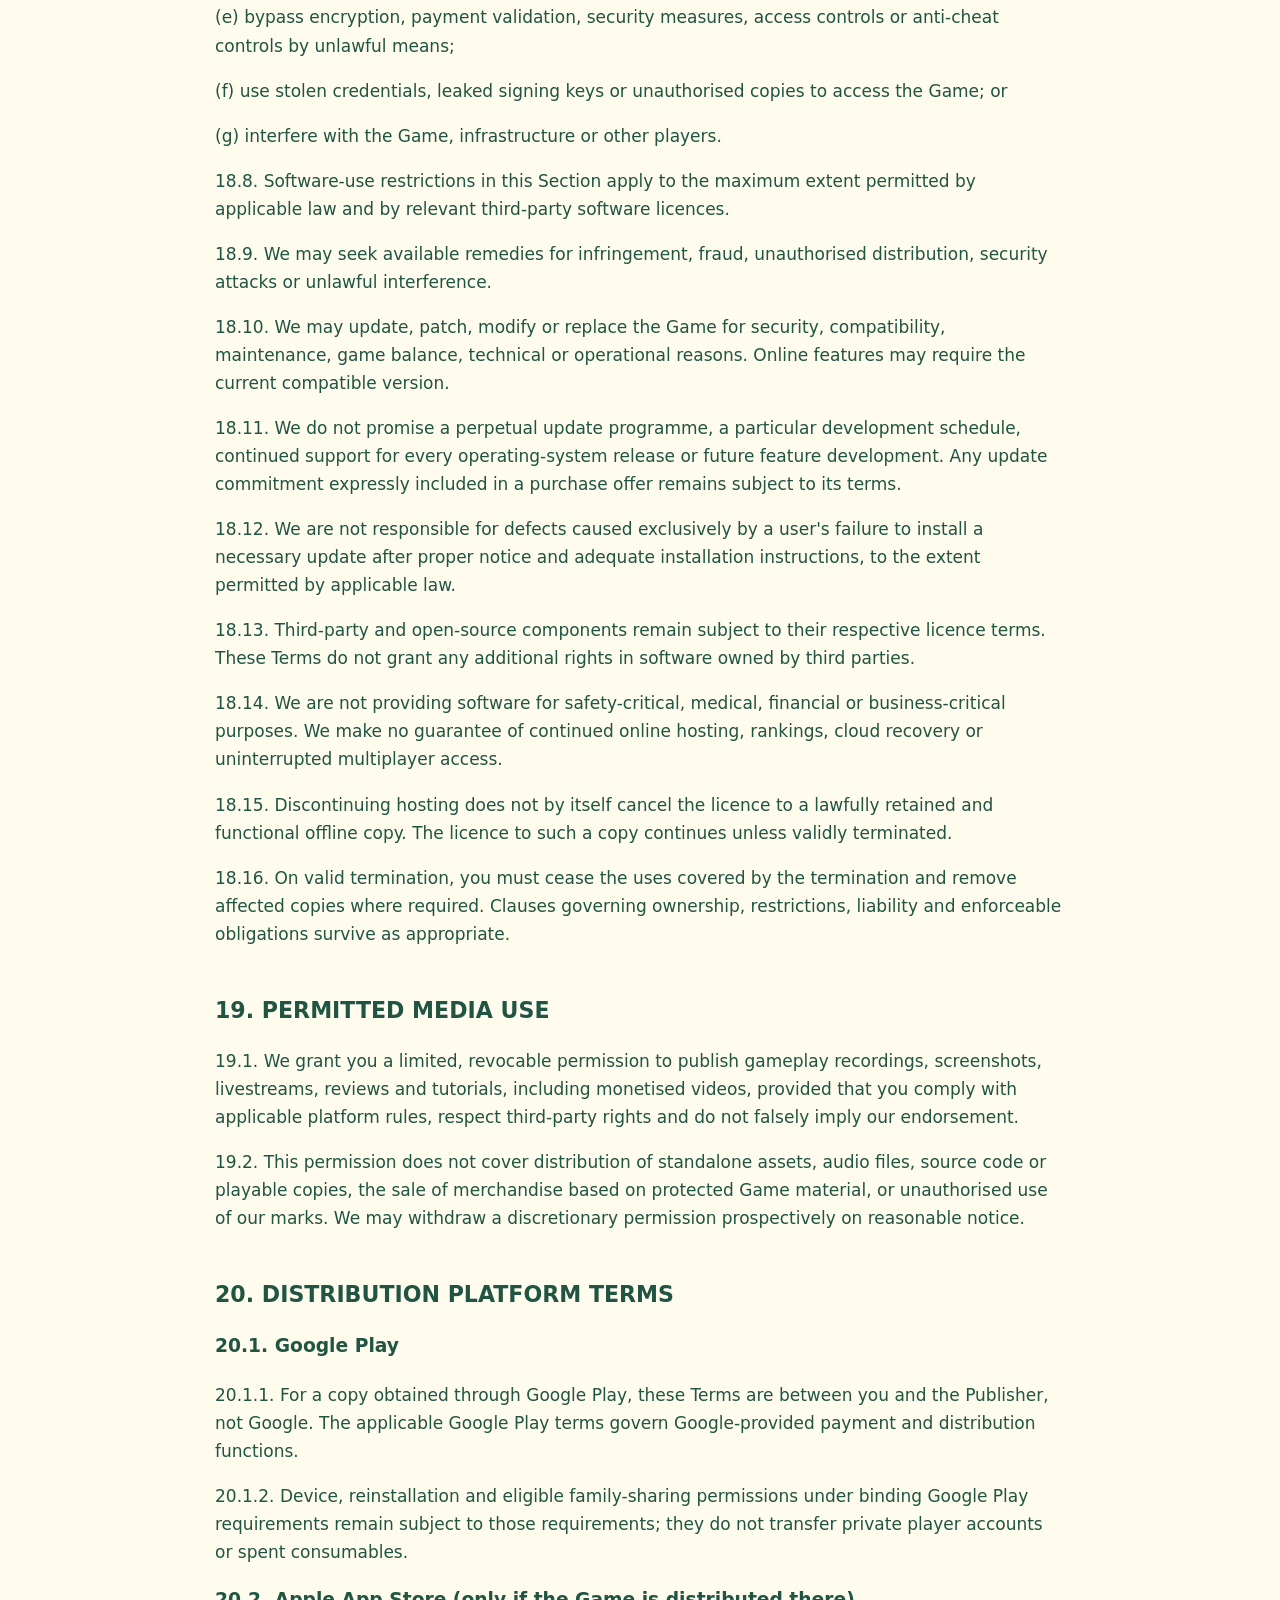
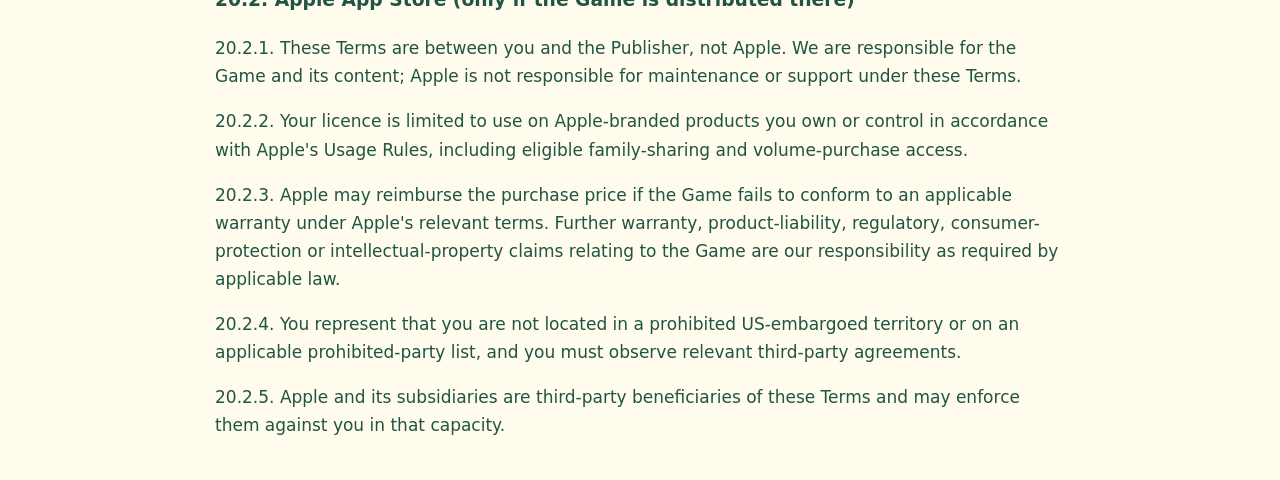
<file: dairy-world/terms/index.html>
<!doctype html>
<html lang="en"><head><meta charset="utf-8"><meta name="viewport" content="width=device-width,initial-scale=1"><title>Dairy World Terms and Conditions · v1.16</title>
<style>body{max-width:850px;margin:auto;padding:24px;background:#fffbed;color:#205443;font:17px/1.65 system-ui,sans-serif}a{color:#1a6b4c;overflow-wrap:anywhere}header{padding-bottom:16px;border-bottom:1px solid #c5d4b9}h1{line-height:1.2}h2{margin-top:2em;font-size:1.3em}h3{font-size:1.1em}p,td,th{overflow-wrap:anywhere}.status{padding:12px;background:#e4f2de;border-radius:12px}table{border-collapse:collapse;width:100%;font-size:.9em}td,th{padding:10px;border:1px solid #c5d4b9;text-align:left;vertical-align:top}th{background:#e4f2de}nav ol{padding-left:24px}@media(max-width:480px){body{padding:16px;font-size:16px}td,th{padding:7px}}</style></head>
<body><header><nav aria-label="Legal documents"><a href="../privacy/">Privacy policy</a> · <a href="../terms/">Terms and Conditions</a> · <a href="../us-appendix/">United States Appendix</a></nav></header>
<main><h1>Dairy World Terms and Conditions</h1>
<nav aria-label="Document sections"><ol><li><a href="#section-1">AGREEMENT AND AVAILABILITY</a></li><li><a href="#section-2">ELIGIBILITY AND PARENTAL RESPONSIBILITY</a></li><li><a href="#section-3">ACCOUNTS AND PLAYER PROFILES</a></li><li><a href="#section-4">PROHIBITED USE</a></li><li><a href="#section-5">SOCIAL FEATURES AND USER CONTENT</a></li><li><a href="#section-6">MULTIPLAYER AND COMPETITIVE FEATURES</a></li><li><a href="#section-7">VIRTUAL ITEMS AND IN-GAME CURRENCY</a></li><li><a href="#section-8">PURCHASES, SUBSCRIPTIONS AND REFUND POLICY</a></li><li><a href="#section-9">ADVERTISING</a></li><li><a href="#section-10">CHANGES, SERVICE AVAILABILITY AND DISCONTINUATION</a></li><li><a href="#section-11">ENFORCEMENT, SUSPENSION AND TERMINATION</a></li><li><a href="#section-12">INTELLECTUAL PROPERTY</a></li><li><a href="#section-13">EVENTS BEYOND OUR CONTROL</a></li><li><a href="#section-14">USER RESPONSIBILITY</a></li><li><a href="#section-15">PRIVACY</a></li><li><a href="#section-16">AMENDMENTS AND RESERVED RIGHTS</a></li><li><a href="#section-17">DISPUTES AND GENERAL TERMS</a></li><li><a href="#section-18">SOFTWARE LICENCE</a></li><li><a href="#section-19">PERMITTED MEDIA USE</a></li><li><a href="#section-20">DISTRIBUTION PLATFORM TERMS</a></li></ol></nav>
<article><p><strong>Document version: 1.16</strong></p>
<p><strong>Territorial scope: Worldwide, wherever made available by the Publisher</strong></p>
<p><strong>Effective date: 24 November 2026.</strong></p>
<p>PLEASE READ THESE TERMS AND CONDITIONS CAREFULLY. BY ACCEPTING THEM, YOU ENTER INTO A BINDING AGREEMENT WITH THE PUBLISHER OF DAIRY WORLD.</p>
<p>These Terms and Conditions (“Terms”) govern the use of Dairy World, its online features, multiplayer, profiles, social functions, virtual items, advertisements and related services (collectively, the “Services”). The Services are provided by Markus Teljomaa, an independent publisher operating under the name Telmark Studios (“Publisher,” “we,” “us” or “our”). Telmark Studios is a publishing name and not a separate legal entity.</p>
<p>BY ACCEPTING THESE TERMS OR USING THE SERVICES AFTER VALID ACCEPTANCE, YOU AGREE TO BE BOUND BY THEM. IF YOU DO NOT AGREE, DO NOT USE THE SERVICES. Section 18 governs the Dairy World software, updates, downloadable assets and accompanying materials (the “Game”).</p>
<table><thead><tr><th scope="col">Publisher contact</th><th scope="col">Details</th></tr></thead><tbody><tr><td>Contracting publisher identity</td><td>Markus Teljomaa, independently publishing as Telmark Studios</td></tr><tr><td>Brand</td><td>Telmark Studios; currently a private-person publisher</td></tr><tr><td>Country of establishment</td><td>Finland</td></tr><tr><td>Distribution region</td><td>Supported countries and regions selected by the Publisher; availability varies</td></tr><tr><td>Business ID and public register, if applicable</td><td>Individual publisher; no company publisher has been declared</td></tr><tr><td>Public geographic postal address</td><td>Leikosaarentie 28B 59, 00990 Helsinki, Finland</td></tr><tr><td>Support and legal email</td><td>contact@telmarkstudios.com</td></tr><tr><td>Contact telephone</td><td>+358 50 501 7400</td></tr><tr><td>Public privacy notice</td><td>https://www.telmarkstudios.com/dairy-world/privacy/</td></tr></tbody></table>
<h2 id="section-1">1. AGREEMENT AND AVAILABILITY</h2>
<p>1.1. These Terms apply worldwide wherever the Services are made available by the Publisher. Availability of the Game, purchases and individual features may vary by country or region. We may determine supported markets and restrict availability, subject to applicable law.</p>
<p>1.2. These Terms and any specific terms shown with an available purchase form the agreement governing the relevant use or transaction. Specific purchase terms prevail for the particular product purchased. We may introduce additional terms for new features and obtain acceptance when required. Regional appendices apply within the scope stated in each appendix.</p>
<p>1.3. You are responsible for ensuring that your device, internet connection and account meet the requirements stated for the relevant feature. We do not provide or pay for third-party connectivity, device maintenance or app-store services.</p>
<p>1.4. The Services are provided for personal entertainment. No account, virtual item, ranking, feature or competitive result creates an employment, investment, partnership, fiduciary or financial relationship with us.</p>
<h2 id="section-2">2. ELIGIBILITY AND PARENTAL RESPONSIBILITY</h2>
<p>2.1. You must be at least 16 years old to play the Game, subject to applicable ratings and feature restrictions. You must provide truthful age and account information when requested and must not circumvent age restrictions or parental controls.</p>
<p>2.2. If you lack the legal capacity to accept these Terms, a parent or legal guardian must review and accept them on your behalf where required. An adult accepting on behalf of a minor represents that the adult is authorised to do so.</p>
<p><strong>2.3. PARENTAL RESPONSIBILITY.</strong> A parent or legal guardian who authorises a minor to use the Services and accepts these Terms on the minor&#39;s behalf agrees to supervise that use and to take reasonable measures to ensure compliance with these Terms. <strong>TO THE MAXIMUM EXTENT PERMITTED BY APPLICABLE LAW</strong>, that adult is responsible for the minor&#39;s conduct and for purchases, charges and payments made or authorised by the adult, or otherwise legally attributable to that adult, including through payment accounts or devices under the adult&#39;s control.</p>
<p>2.4. Parents and guardians are responsible for controlling access to their devices, payment credentials and accounts, including the use of available purchase approvals and parental controls. We may restrict access to age-sensitive features where verification or additional authorisation is necessary.</p>
<h2 id="section-3">3. ACCOUNTS AND PLAYER PROFILES</h2>
<p>3.1. You must maintain the confidentiality of your credentials, purchase-account information and verification codes. You must not sell, rent, share, transfer or otherwise make an account available to another person without our prior written permission.</p>
<p>3.2. We may assign a unique player identifier and display your chosen profile name, avatar, cosmetics, competitive results and rankings to other players. You must not include private information about yourself or others in publicly displayed profile fields.</p>
<p>3.3. We may reject, change or remove account names, profiles or content that violate these Terms, interfere with operations or expose users to harm. Accounts remain subject to our security, anti-abuse and moderation systems.</p>
<p>3.4. Some Game progress and consumables are stored locally. Loss of a device, deletion, reinstalling, changing accounts or moving between stores may cause unrecoverable progress or spent items. No cross-device, cross-platform, cloud-backup or recovery feature is promised unless expressly offered.</p>
<p>3.5. You must promptly report suspected unauthorised access. We may take protective actions, including temporary access restrictions, credential resets and investigation of suspicious activity.</p>
<p>3.5. We may delete a Dairy World account and its associated online data after 90 consecutive days without sign-in activity to manage inactive accounts. A successful sign-in or continued authenticated use that refreshes your session restarts the clock. We place reminders in your Dairy World inbox after 30 and 60 days of inactivity. For an account due for deletion, we place warnings in the inbox on days 85 through 89 and send them to the account’s verified email address where available. We allow at least five days after the email service accepts the first deletion warning. Before public launch, unlinked anonymous test accounts without a verified email or a real-money purchase may be deleted without an email warning. We do not delete accounts for inactivity if they are linked to Google Play Games or have any verified real-money purchase. Purchase protection has no expiry and applies after a refund or the end of a paid subscription. You can still request deletion of your own account. Deletion may permanently remove online progress, inventory and access to purchases, subject to applicable law and the purchase terms. Mandatory records may be kept as described in the Privacy Notice. For accounts that existed when this policy took effect, the 90-day period starts no earlier than the day we begin applying it.</p>
<h2 id="section-4">4. PROHIBITED USE</h2>
<p>4.1. You must not, whether personally or through another party:</p>
<p>(a) cheat, manipulate competitive results, use bots or unauthorised automation, falsify purchases, alter inventory, duplicate rewards or exploit software defects;</p>
<p>(b) reverse engineer or modify network requests, impersonate the Game client or gain unauthorised access to accounts, databases, servers or services;</p>
<p>(c) distribute malware, overload systems, scrape confidential information or interfere with the Services or other users;</p>
<p>(d) harass, threaten, defame, impersonate, stalk, sexually exploit or otherwise abuse another player;</p>
<p>(e) publish unlawful, infringing, hateful, sexually explicit or otherwise prohibited content, or disclose another person&#39;s private information;</p>
<p>(f) solicit private information from children, engage in fraud, or use the Services to facilitate unlawful activity;</p>
<p>(g) sell, exchange or transfer accounts, virtual items or virtual currency outside a feature expressly authorised by the Game; or</p>
<p>(h) organise cash betting, real-money prizes or unauthorised money exchanges through the Services.</p>
<p>4.2. We may employ server-side verification, anomaly detection, moderation, rate limits, anti-cheat measures and other reasonable protective controls. You must not evade a suspension or interfere with these controls.</p>
<p>4.3. We reserve all rights and remedies against unlawful use, fraud, security attacks, infringement and material breaches of these Terms.</p>
<h2 id="section-5">5. SOCIAL FEATURES AND USER CONTENT</h2>
<p>5.1. Friends, Herds, messages, profiles and heart gifts are available only where supported in the Game. Any gift or transfer must use the relevant authorised feature. Free-text chat in Herds and between friends is available only to eligible adult accounts. We may restrict chat based on age, account status, territory or safety requirements.</p>
<p>5.2. You are solely responsible for the content that you submit, publish or transmit (“User Content”). You represent that you hold all necessary rights to submit it and that it does not infringe the rights of others or violate these Terms.</p>
<p>5.3. For User Content that you make publicly available through the Services (&quot;Public User Content&quot;), you grant us a non-exclusive, worldwide, royalty-free, transferable and sublicensable licence to host, reproduce, adapt, format, transmit, display, translate and distribute that Public User Content for operating, administering, maintaining, moderating, securing and promoting the Services, subject to the Privacy Notice and applicable law. Notwithstanding any other provision of these Terms, the licence to private chat messages is limited to hosting, reproducing, transmitting, displaying and otherwise processing those messages as necessary to operate the messaging service, maintain its security and moderate content, subject to the Privacy Notice and applicable law. Private chat messages are not licensed for advertising or promotional use. These licences last for as long as needed for the applicable purposes and any lawful retention period.</p>
<p>5.4. We may monitor, filter, moderate, restrict visibility of, or remove User Content, accounts, messages or social features for safety, security, technical or rule-enforcement reasons. We may review reports and take enforcement action at our discretion within applicable requirements. We do not guarantee that all offending content will be detected or removed immediately.</p>
<p>5.5. We may use suggestions, ideas, feedback, feature requests and other unsolicited proposals you submit without payment, attribution or obligation to implement them. You warrant that you are entitled to submit the material. No submission is confidential unless we expressly agree otherwise in writing.</p>
<h2 id="section-6">6. MULTIPLAYER AND COMPETITIVE FEATURES</h2>
<p>6.1. Quick Match and custom matches are free to enter under the currently offered rules. Free participation does not exempt you from the heart consumption or other gameplay rules displayed in the Game. There are no cash-out winnings or real-money prize pools.</p>
<p>6.2. Multiplayer depends on third-party networks, compatible Game versions, active users and operational infrastructure. WE DO NOT GUARANTEE THE AVAILABILITY OF AN OPPONENT, A MATCH, A PARTICULAR WAITING TIME, A RESULT, A RANK OR CONTINUOUS MULTIPLAYER ACCESS.</p>
<p>6.3. You accept the applicable match rules, scoring methods, tie-breakers and deadlines displayed in the Game. Leaving, disconnecting or failing to complete a match may result in a forfeit. We may invalidate, recalculate, reverse or remove results, rewards and rankings affected by cheating, exploits, errors or rule violations.</p>
<p>6.4. We may modify competitive mechanics, rewards, rankings, seasons, scoring systems and matchmaking prospectively for balance, fairness, technical operation, security or economic sustainability. We do not guarantee any future competition, season, title or reward unless expressly included in a completed purchase offer.</p>
<h2 id="section-7">7. VIRTUAL ITEMS AND IN-GAME CURRENCY</h2>
<p>7.1. Gold, coins, hearts, power-ups, cosmetics, characters and other in-game benefits (“Virtual Items”) are limited-purpose, revocable digital entitlements, not property, money, deposits, investments or cash-equivalent instruments. They cannot be cashed out, sold, pledged, traded or transferred, except through an expressly authorised in-game function.</p>
<p>7.2. Virtual Items have no independent cash value. Purchasing Virtual Items does not transfer any ownership or intellectual-property rights in the Game. Their quantities, duration, use and availability are governed by the relevant purchase offer and Game rules.</p>
<p>7.3. We may change the availability, earning rates, conversion methods, balancing, pricing and functionality of Virtual Items prospectively for the operational reasons specified in Section 10. We may remove duplicated, erroneously credited, fraudulently obtained or refunded entitlements and correct affected balances.</p>
<p>7.4. A Virtual Item described as non-expiring is not a guarantee of perpetual online hosting, future compatibility or indefinite provision of the underlying Game. A virtual balance does not create a cash debt owed by us.</p>
<p>7.5. Free and advertisement-supported reward features may involve chance. Visual animations do not guarantee any particular prize. No paid random spin, paid loot box or cash prize is offered under these Terms.</p>
<h2 id="section-8">8. PURCHASES, SUBSCRIPTIONS AND REFUND POLICY</h2>
<p>8.1. Available purchase offers identify the digital content, applicable price, quantity or duration and any material conditions. Purchases are processed through an authorised checkout and are subject to the terms presented at purchase and applicable store rules.</p>
<p>8.2. WE DO NOT OFFER VOLUNTARY REFUNDS, RETURNS OR MONEY-BACK GUARANTEES. Refunds, reversals and cancellations are provided only where required by applicable law, binding store terms or an express purchase offer. Abandoning the Game, losing a match, changing preferences or a free feature becoming unavailable does not create an additional refund entitlement.</p>
<p>8.3. Consumable products are consumed on use. Purchased timed benefits begin and expire according to their offer. We may change prices for future offers without retroactively charging for an existing purchase.</p>
<p>8.4. If a subscription is offered, it renews at the disclosed interval unless cancelled through the relevant payment provider&#39;s cancellation method. Deleting the Game does not cancel the subscription. A subscription does not promise a particular opponent or queue time.</p>
<p>8.5. We may verify purchases, delay entitlement delivery pending verification, revoke entitlements associated with refunded or fraudulent transactions, and correct resulting balances. We may refuse additional transactions where there is credible fraud, abuse or payment-security concern.</p>
<p>8.6. Statutory distance-selling information, including applicable withdrawal instructions, is supplied with the relevant checkout and accompanying purchase information rather than repeated in these Terms.</p>
<h2 id="section-9">9. ADVERTISING</h2>
<p>9.1. The Game may offer optional advertisements in exchange for in-game rewards. A reward is earned only after the qualifying action has been completed under the offer&#39;s conditions and the reward has been validated.</p>
<p>9.2. We do not guarantee the availability of advertising inventory, particular advertisements or a continuous opportunity to earn ad-supported rewards. Advertising formats may vary by version, market and user eligibility.</p>
<p>9.3. Information about advertising-related personal-data processing is contained in the Privacy Notice and applicable consent interfaces.</p>
<h2 id="section-10">10. CHANGES, SERVICE AVAILABILITY AND DISCONTINUATION</h2>
<p>10.1. We do not undertake to provide 24-hour availability, guaranteed uptime, a specified server capacity, continual matchmaking, indefinite support or future releases beyond what we have expressly agreed or applicable law requires.</p>
<p>10.2. Subject to applicable law, we may modify, update, replace, restrict, temporarily suspend or permanently discontinue any feature or Service where reasonably necessary for one of the following reasons:</p>
<p>(a) security, fraud prevention, player safety, abuse or protection of systems;</p>
<p>(b) fixing defects, responding to exploits or maintaining game balance and competitive integrity;</p>
<p>(c) changes to technical infrastructure, service providers, devices, operating systems or app-store requirements;</p>
<p>(d) legal, regulatory or contractual requirements; or</p>
<p>(e) economic or operational unsustainability, including rising hosting, maintenance, moderation or compliance costs, insufficient revenue, inability to obtain necessary services, illness, incapacity or insufficient resources to operate safely.</p>
<p>10.3. We may immediately suspend affected functionality where reasonably necessary to respond to an urgent threat, breach, provider failure or legal requirement. Notices will be provided where required.</p>
<p>10.4. Upon service closure, multiplayer, leaderboards, cloud features, downloads, messages, virtual-item functionality and purchase restoration may cease. We have no additional contractual obligation to provide replacement servers, source code, a migration service, perpetual downloads or a newly developed offline edition. Rights to a lawfully retained and functional offline copy are addressed in Section 18.</p>
<p>10.5. Termination of a free feature does not create a contractual obligation to repay unrelated prior purchases. Treatment of any affected paid commitment is governed by the relevant purchase contract and applicable law.</p>
<p>10.6. Changes to an ongoing digital service under Section 10.2 are made at no additional charge. We give notice as required by applicable law.</p>
<h2 id="section-11">11. ENFORCEMENT, SUSPENSION AND TERMINATION</h2>
<p>11.1. If we reasonably suspect cheating, fraud, abuse, intellectual-property infringement, unauthorised access, harmful content or another material violation, we may immediately restrict an account or relevant feature, withhold disputed rewards, investigate activity, reverse illegitimate results or disable communication facilities.</p>
<p>11.2. We may suspend or terminate access for a serious or repeated material breach, unlawful conduct, credible security threats or continued abuse. We may preserve evidence and disclose relevant information where lawfully required for enforcement, safety or legal proceedings.</p>
<p>11.3. We may remove abusive content, invalidate rankings and revoke fraudulently obtained or refunded entitlements. We may use technical records, transaction data and match logs as evidence in our decisions, subject to applicable law.</p>
<p>11.4. We may close or discontinue Services for the reasons in Section 10 independently of any user violation. Uninstalling the Game does not cancel a subscription or constitute a refund request.</p>
<h2 id="section-12">12. INTELLECTUAL PROPERTY</h2>
<p>12.1. All rights, title and interest in the Game, its code, graphics, animations, sounds, music, characters, text, names, logos, game worlds and other protected material belong to us or their respective licensors.</p>
<p>12.2. We grant no intellectual-property rights except the limited permissions expressly stated in these Terms or an authorised purchase. You must not extract, reproduce, publish, distribute, sell, license or otherwise commercially exploit protected Game materials without the relevant rights holder&#39;s permission.</p>
<p>12.3. Use of the Game or Services grants no right to register, imitate or challenge ownership of our protected names, logos, branding or other rights by misrepresentation or bad-faith conduct.</p>
<h2 id="section-13">13. EVENTS BEYOND OUR CONTROL</h2>
<p>13.1. To the extent permitted by applicable law, we are not responsible for failure or delay caused by events beyond our reasonable control, including third-party platform failures, network outages, governmental restrictions, natural disasters or widespread cyberattacks.</p>
<h2 id="section-14">14. USER RESPONSIBILITY</h2>
<p>14.1. You are responsible for your unlawful acts, material breaches, fraudulent transactions, infringements of third-party rights and deliberate interference with the Services.</p>
<h2 id="section-15">15. PRIVACY</h2>
<p>15.1. The collection and processing of personal data is described in our Privacy Notice.</p>
<p>15.2. You agree to provide accurate account information and must not submit personal information about others without authority. Security monitoring, purchase verification and moderation may involve technical information as described in the Privacy Notice.</p>
<h2 id="section-16">16. AMENDMENTS AND RESERVED RIGHTS</h2>
<p>16.1. RESERVATION OF RIGHTS. Subject to applicable law, we may modify, amend, supplement, replace or withdraw these Terms, in whole or in part, for any of the following reasons:</p>
<p>(a) changes in applicable laws, regulations, authority decisions, app-store policies or contractual obligations;</p>
<p>(b) security, fraud prevention, anti-cheat enforcement, content moderation, user safety or the prevention of abuse;</p>
<p>(c) changes in the Game, its features, functionality, technical architecture, supported devices, integrations or distribution methods;</p>
<p>(d) changes in hosting, licensing, moderation, development, maintenance, payment-processing or other operating costs, service-provider arrangements, available resources or the economic sustainability of the Services;</p>
<p>(e) changes in game balance, competitive systems, virtual-item mechanics, advertising, monetisation methods or the structure of new or ongoing Services, as addressed in Sections 7, 8 and 10; or</p>
<p>(f) corrections, clarifications, restructuring, administrative changes or the introduction, replacement or discontinuation of Services.</p>
<p>16.2. EFFECTIVE DATE AND ACCEPTANCE. We determine the content and proposed effective date of revised Terms. We may publish revised Terms in the Game or on our website, provide notices through available contact channels and require acceptance of the revised Terms as a condition of continued access to the affected Services. We will give advance notice, obtain acceptance or provide other procedures where required by applicable law. Where acceptance is required and is not given, we may restrict future access to the affected Services.</p>
<p>16.3. FUTURE OPERATION. Revised Terms govern use of the affected Services from their applicable effective date or valid acceptance, as appropriate. Changes to Game features, future offers, prices and other operational matters are additionally governed by Sections 7, 8 and 10. A revision does not retroactively impose a charge or alter the agreed terms of a completed purchase except through an applicable legal or contractual process.</p>
<p>16.4. NO WAIVER. Our decision not to exercise a modification or enforcement right on one occasion does not prevent us from exercising it later. If a particular amendment is ineffective, the remaining provisions continue to apply to the maximum extent permitted by law.</p>
<h2 id="section-17">17. DISPUTES AND GENERAL TERMS</h2>
<p>17.1. Disputes may be brought before courts having jurisdiction under applicable law.</p>
<p>17.2. We may transfer or assign the Services or this agreement to a successor or third party, subject to applicable law. You may not assign or transfer your account or these Terms without our prior written consent.</p>
<p>17.3. Our failure to enforce a provision is not a waiver. Headings are for convenience. The invalidity of one provision does not invalidate the remainder. These Terms and specific purchase terms constitute the agreement for the matters they govern.</p>
<p>17.4. Notices and disputes concerning the Services may be sent to contact@telmarkstudios.com. We do not undertake any additional contractual service-level commitment beyond those expressly stated in an available purchase offer.</p>
<p>17.5. Out-of-court dispute resolution in Finland: Finnish Consumer Disputes Board (<a href="https://www.kuluttajariita.fi/en/front-page/">kuluttajariita.fi</a>).</p>
<h2 id="section-18">18. SOFTWARE LICENCE</h2>
<p>18.1. We grant you a limited, personal, non-exclusive, non-sublicensable and non-transferable licence to install and run an authorised copy of the Game on supported devices you own or control, for private entertainment only, subject to these Terms and applicable store requirements.</p>
<p>18.2. This licence gives you no ownership of the Game, its code, graphics, assets, characters, music, documentation or other intellectual property. All rights not expressly granted are reserved.</p>
<p>18.3. You may make copies only as necessary for authorised installation and use or as otherwise required by law or permitted by the relevant distribution store. You must not distribute copies or extract assets for commercial use.</p>
<p>18.4. A licence to an installed copy does not confer an entitlement to perpetual hosting, future updates beyond those required, unrestricted online access, permanent download availability, restoration of local progress or compatibility with every future device or operating system.</p>
<p>18.5. The Game is not licensed as a development toolkit, asset library, white-label application or source-code product.</p>
<p>18.6. You must not bypass licence, age, security or distribution restrictions or use an unauthorised copy of the Game.</p>
<p>18.7. You must not:</p>
<p>(a) copy, rent, sell, sublicense, redistribute or make the Game or a substantial protected portion available to others without permission;</p>
<p>(b) extract, resell, reproduce or commercialise the Game&#39;s protected assets, software, audio or visual materials;</p>
<p>(c) remove notices of ownership or misrepresent the Game&#39;s origin or affiliation;</p>
<p>(d) modify the client or forge purchases, receipts, virtual balances, inventory, competitive results or network messages;</p>
<p>(e) bypass encryption, payment validation, security measures, access controls or anti-cheat controls by unlawful means;</p>
<p>(f) use stolen credentials, leaked signing keys or unauthorised copies to access the Game; or</p>
<p>(g) interfere with the Game, infrastructure or other players.</p>
<p>18.8. Software-use restrictions in this Section apply to the maximum extent permitted by applicable law and by relevant third-party software licences.</p>
<p>18.9. We may seek available remedies for infringement, fraud, unauthorised distribution, security attacks or unlawful interference.</p>
<p>18.10. We may update, patch, modify or replace the Game for security, compatibility, maintenance, game balance, technical or operational reasons. Online features may require the current compatible version.</p>
<p>18.11. We do not promise a perpetual update programme, a particular development schedule, continued support for every operating-system release or future feature development. Any update commitment expressly included in a purchase offer remains subject to its terms.</p>
<p>18.12. We are not responsible for defects caused exclusively by a user&#39;s failure to install a necessary update after proper notice and adequate installation instructions, to the extent permitted by applicable law.</p>
<p>18.13. Third-party and open-source components remain subject to their respective licence terms. These Terms do not grant any additional rights in software owned by third parties.</p>
<p>18.14. We are not providing software for safety-critical, medical, financial or business-critical purposes. We make no guarantee of continued online hosting, rankings, cloud recovery or uninterrupted multiplayer access.</p>
<p>18.15. Discontinuing hosting does not by itself cancel the licence to a lawfully retained and functional offline copy. The licence to such a copy continues unless validly terminated.</p>
<p>18.16. On valid termination, you must cease the uses covered by the termination and remove affected copies where required. Clauses governing ownership, restrictions, liability and enforceable obligations survive as appropriate.</p>
<h2 id="section-19">19. PERMITTED MEDIA USE</h2>
<p>19.1. We grant you a limited, revocable permission to publish gameplay recordings, screenshots, livestreams, reviews and tutorials, including monetised videos, provided that you comply with applicable platform rules, respect third-party rights and do not falsely imply our endorsement.</p>
<p>19.2. This permission does not cover distribution of standalone assets, audio files, source code or playable copies, the sale of merchandise based on protected Game material, or unauthorised use of our marks. We may withdraw a discretionary permission prospectively on reasonable notice.</p>
<h2 id="section-20">20. DISTRIBUTION PLATFORM TERMS</h2>
<h3 id="section-20-1">20.1. Google Play</h3>
<p>20.1.1. For a copy obtained through Google Play, these Terms are between you and the Publisher, not Google. The applicable Google Play terms govern Google-provided payment and distribution functions.</p>
<p>20.1.2. Device, reinstallation and eligible family-sharing permissions under binding Google Play requirements remain subject to those requirements; they do not transfer private player accounts or spent consumables.</p>
<h3 id="section-20-2">20.2. Apple App Store (only if the Game is distributed there)</h3>
<p>20.2.1. These Terms are between you and the Publisher, not Apple. We are responsible for the Game and its content; Apple is not responsible for maintenance or support under these Terms.</p>
<p>20.2.2. Your licence is limited to use on Apple-branded products you own or control in accordance with Apple&#39;s Usage Rules, including eligible family-sharing and volume-purchase access.</p>
<p>20.2.3. Apple may reimburse the purchase price if the Game fails to conform to an applicable warranty under Apple&#39;s relevant terms. Further warranty, product-liability, regulatory, consumer-protection or intellectual-property claims relating to the Game are our responsibility as required by applicable law.</p>
<p>20.2.4. You represent that you are not located in a prohibited US-embargoed territory or on an applicable prohibited-party list, and you must observe relevant third-party agreements.</p>
<p>20.2.5. Apple and its subsidiaries are third-party beneficiaries of these Terms and may enforce them against you in that capacity.</p></article></main></body></html>
</file>
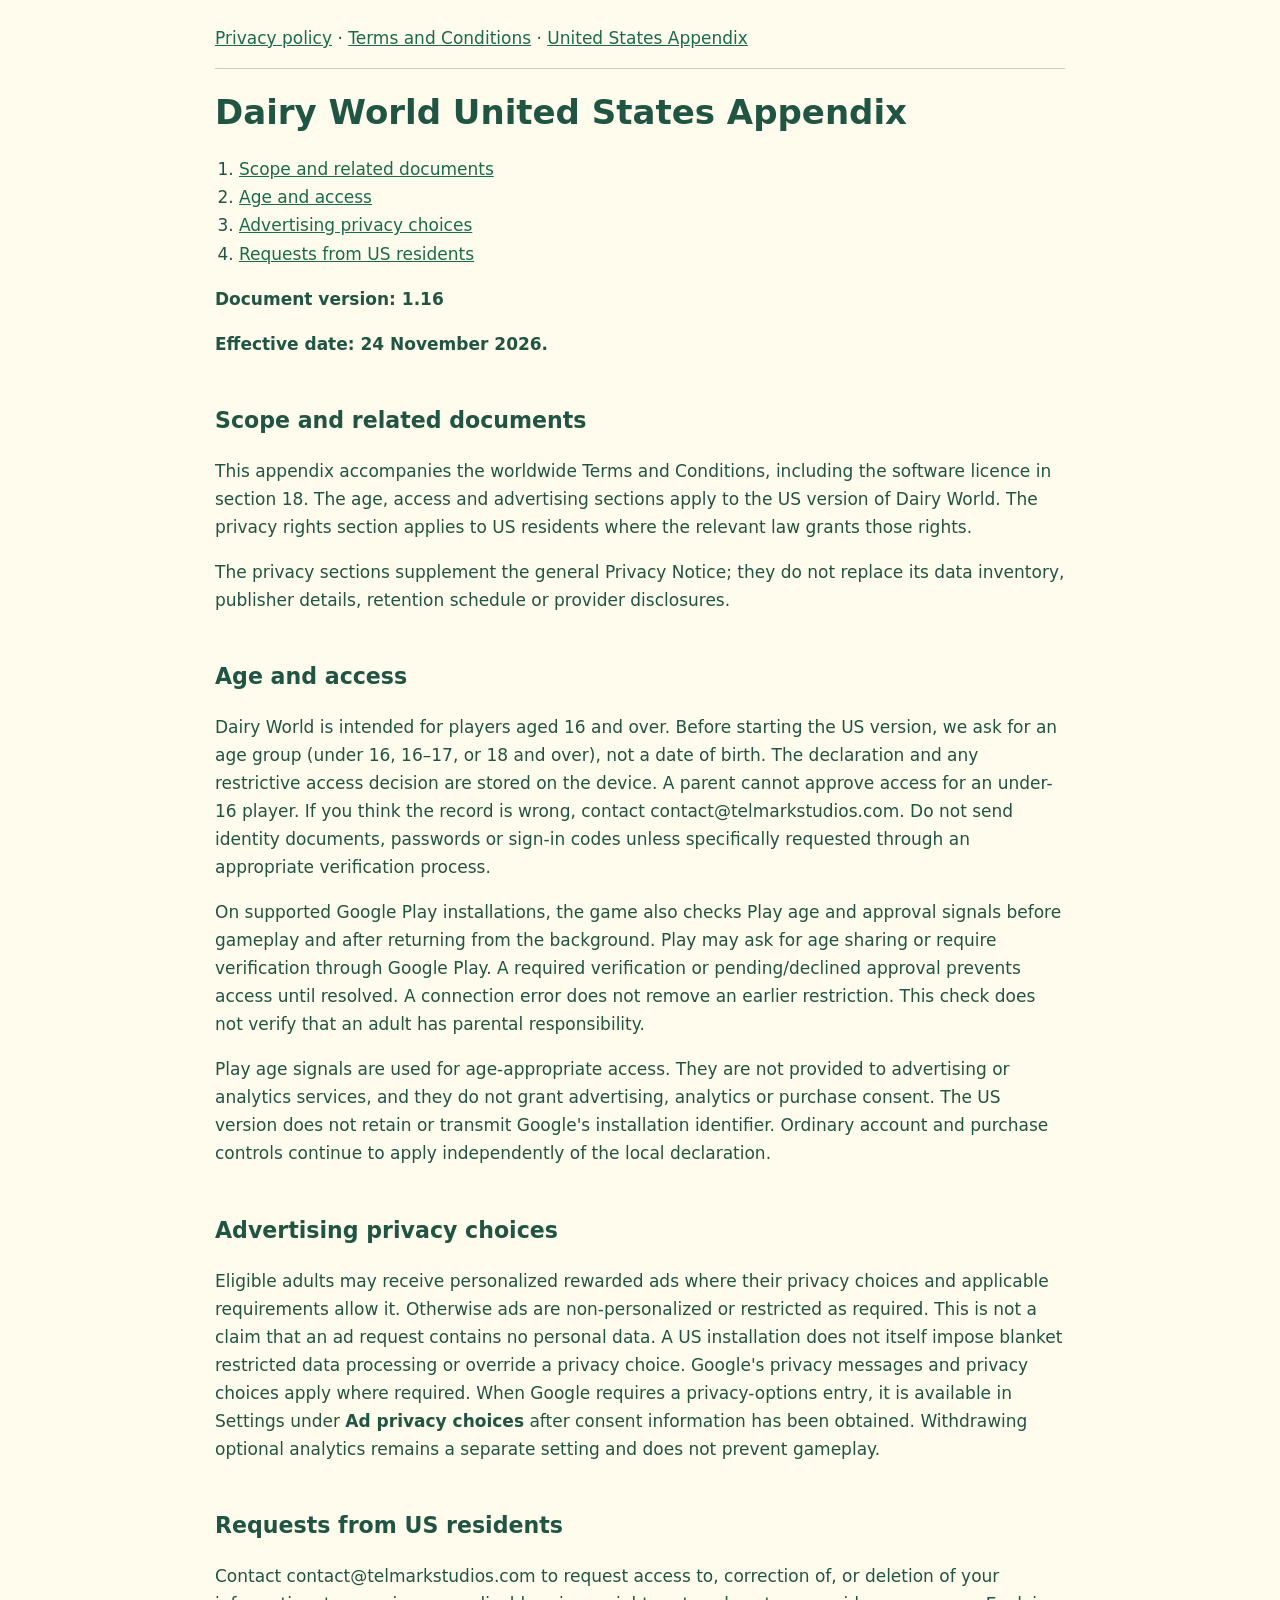
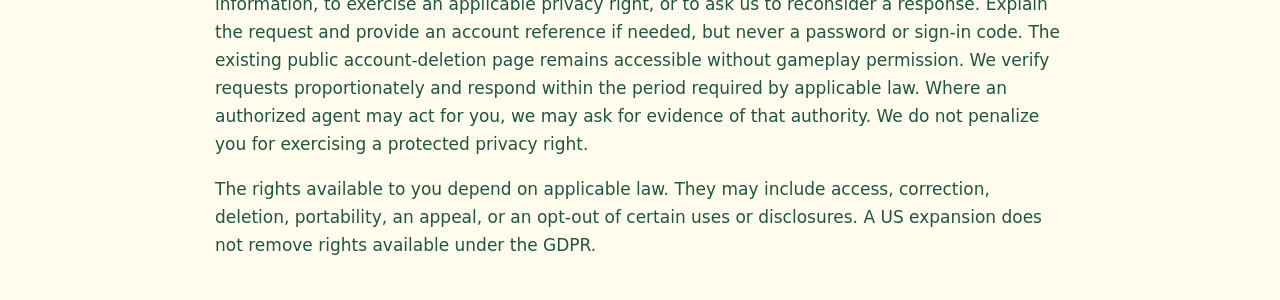
<file: dairy-world/us-appendix/index.html>
<!doctype html>
<html lang="en"><head><meta charset="utf-8"><meta name="viewport" content="width=device-width,initial-scale=1"><title>Dairy World United States Appendix · v1.16</title>
<style>body{max-width:850px;margin:auto;padding:24px;background:#fffbed;color:#205443;font:17px/1.65 system-ui,sans-serif}a{color:#1a6b4c;overflow-wrap:anywhere}header{padding-bottom:16px;border-bottom:1px solid #c5d4b9}h1{line-height:1.2}h2{margin-top:2em;font-size:1.3em}h3{font-size:1.1em}p,td,th{overflow-wrap:anywhere}.status{padding:12px;background:#e4f2de;border-radius:12px}table{border-collapse:collapse;width:100%;font-size:.9em}td,th{padding:10px;border:1px solid #c5d4b9;text-align:left;vertical-align:top}th{background:#e4f2de}nav ol{padding-left:24px}@media(max-width:480px){body{padding:16px;font-size:16px}td,th{padding:7px}}</style></head>
<body><header><nav aria-label="Legal documents"><a href="../privacy/">Privacy policy</a> · <a href="../terms/">Terms and Conditions</a> · <a href="../us-appendix/">United States Appendix</a></nav></header>
<main><h1>Dairy World United States Appendix</h1>
<nav aria-label="Document sections"><ol><li><a href="#section-scope-and-related-documents">Scope and related documents</a></li><li><a href="#section-age-and-access">Age and access</a></li><li><a href="#section-advertising-privacy-choices">Advertising privacy choices</a></li><li><a href="#section-requests-from-us-residents">Requests from US residents</a></li></ol></nav>
<article><p><strong>Document version: 1.16</strong></p>
<p><strong>Effective date: 24 November 2026.</strong></p>
<h2 id="section-scope-and-related-documents">Scope and related documents</h2>
<p>This appendix accompanies the worldwide Terms and Conditions, including the software licence in section 18. The age, access and advertising sections apply to the US version of Dairy World. The privacy rights section applies to US residents where the relevant law grants those rights.</p>
<p>The privacy sections supplement the general Privacy Notice; they do not replace its data inventory, publisher details, retention schedule or provider disclosures.</p>
<h2 id="section-age-and-access">Age and access</h2>
<p>Dairy World is intended for players aged 16 and over. Before starting the US version, we ask for an age group (under 16, 16–17, or 18 and over), not a date of birth. The declaration and any restrictive access decision are stored on the device. A parent cannot approve access for an under-16 player. If you think the record is wrong, contact contact@telmarkstudios.com. Do not send identity documents, passwords or sign-in codes unless specifically requested through an appropriate verification process.</p>
<p>On supported Google Play installations, the game also checks Play age and approval signals before gameplay and after returning from the background. Play may ask for age sharing or require verification through Google Play. A required verification or pending/declined approval prevents access until resolved. A connection error does not remove an earlier restriction. This check does not verify that an adult has parental responsibility.</p>
<p>Play age signals are used for age-appropriate access. They are not provided to advertising or analytics services, and they do not grant advertising, analytics or purchase consent. The US version does not retain or transmit Google&#39;s installation identifier. Ordinary account and purchase controls continue to apply independently of the local declaration.</p>
<h2 id="section-advertising-privacy-choices">Advertising privacy choices</h2>
<p>Eligible adults may receive personalized rewarded ads where their privacy choices and applicable requirements allow it. Otherwise ads are non-personalized or restricted as required. This is not a claim that an ad request contains no personal data. A US installation does not itself impose blanket restricted data processing or override a privacy choice. Google&#39;s privacy messages and privacy choices apply where required. When Google requires a privacy-options entry, it is available in Settings under <strong>Ad privacy choices</strong> after consent information has been obtained. Withdrawing optional analytics remains a separate setting and does not prevent gameplay.</p>
<h2 id="section-requests-from-us-residents">Requests from US residents</h2>
<p>Contact contact@telmarkstudios.com to request access to, correction of, or deletion of your information, to exercise an applicable privacy right, or to ask us to reconsider a response. Explain the request and provide an account reference if needed, but never a password or sign-in code. The existing public account-deletion page remains accessible without gameplay permission. We verify requests proportionately and respond within the period required by applicable law. Where an authorized agent may act for you, we may ask for evidence of that authority. We do not penalize you for exercising a protected privacy right.</p>
<p>The rights available to you depend on applicable law. They may include access, correction, deletion, portability, an appeal, or an opt-out of certain uses or disclosures. A US expansion does not remove rights available under the GDPR.</p></article></main></body></html>
</file>
<file: site.css>
:root {
  color-scheme: light;
  font-family: "Trebuchet MS", "Segoe UI", system-ui, sans-serif;
  color: #173c32;
  background: #fbf6e9;
  --green: #173c32;
  --green-deep: #112f26;
  --cream: #fffaf0;
  --muted: #4a5e50;
  --gold: #efc773;
  --line: #dfd7be;
}

*, *::before, *::after { box-sizing: border-box; }
body { margin: 0; line-height: 1.55; }
img { display: block; max-width: 100%; height: auto; }
a { color: inherit; text-underline-offset: .2em; }
a:focus-visible, button:focus-visible { outline: 3px solid #a75614; outline-offset: 4px; }
[hidden] { display: none !important; }
.skip { position: absolute; z-index: 5; left: 12px; top: 12px; transform: translateY(-150%); background: white; color: var(--green); padding: 10px 14px; }
.skip:focus { transform: none; }
.wrap { width: min(100% - 48px, 1160px); margin-inline: auto; }

.site-header { border-bottom: 1px solid var(--line); background: var(--cream); }
.header-row { min-height: 72px; display: flex; align-items: center; justify-content: space-between; gap: 16px; }
.brand { font-weight: 900; font-size: 1.08rem; text-decoration: none; }
.site-nav, .footer-nav, .actions { display: flex; align-items: center; flex-wrap: wrap; gap: 12px 22px; }
.site-nav a, .footer-nav a { text-decoration-thickness: 1px; }
.site-nav a[aria-current] { font-weight: 800; text-decoration-thickness: 2px; }

.hero {
  position: relative;
  isolation: isolate;
  color: var(--cream);
  background-color: var(--green-deep);
  background-image: linear-gradient(90deg, #112e24 6%, #132e25ed 44%, #1632252e 100%), url("dairy-world/assets/farm-landscape.webp");
  background-position: center, 54% 58%;
  background-size: cover;
}
.hero::after { content: ""; position: absolute; z-index: -1; inset: auto 0 0; height: 26%; background: linear-gradient(transparent, #132c25a8); }
.hero-grid { display: grid; grid-template-columns: minmax(0, 1.25fr) minmax(0, .75fr); gap: clamp(28px, 7vw, 108px); align-items: center; padding-block: clamp(48px, 7vw, 96px); }
.hero-logo { width: clamp(154px, 24vw, 226px); margin-bottom: 24px; }
h1, h2, h3, p { margin: 0; }
h1, h2 { font-family: Georgia, "Times New Roman", serif; font-weight: 700; line-height: 1.02; letter-spacing: -.035em; text-wrap: balance; }
h1 { font-size: clamp(3rem, 6.6vw, 6.4rem); }
h2 { font-size: clamp(2.1rem, 4vw, 3.6rem); }
h3 { font-size: 1.22rem; line-height: 1.2; }
.hero-copy > p { max-width: 47ch; margin-block: 17px 26px; font-size: clamp(1.05rem, 2vw, 1.23rem); color: #fff3db; }
.hero-media { justify-self: center; width: min(100%, 340px); }
.hero-media img { border-radius: 22px; border: 2px solid var(--gold); box-shadow: 0 20px 54px #0b211c9e; }
.game-hero .hero-media { width: min(100%, 292px); }
.button { min-height: 46px; display: inline-flex; align-items: center; justify-content: center; padding: 10px 20px; border: 1px solid transparent; border-radius: 8px; font-weight: 800; text-decoration: none; text-align: center; }
.button:hover { text-decoration: underline; }
.button-gold { background: var(--gold); color: #272415; border-color: #f9de9f; }
.button-outline { border-color: #f3e6c8; color: var(--cream); background: #10281bbb; }
.button-green { color: var(--cream); background: var(--green); }
.hero a:focus-visible { outline-color: #fff1cb; }

.site-section { padding-block: clamp(42px, 7vw, 94px); }
.section-copy { max-width: 57ch; margin-top: 15px; color: var(--muted); font-size: 1.1rem; }
.section-copy + .button { margin-top: 20px; }
.home-story { display: grid; grid-template-columns: repeat(2, minmax(0, 1fr)); align-items: center; gap: clamp(20px, 6vw, 80px); }
.home-story img { width: min(100%, 250px); justify-self: center; border: 1px solid var(--line); border-radius: 18px; transform: rotate(3deg); }
.screens { display: grid; grid-template-columns: repeat(3, minmax(0, 1fr)); gap: clamp(16px, 3vw, 32px); margin: 30px 0 0; }
.screen-card { overflow: hidden; display: flex; flex-direction: column; background: var(--cream); border: 1px solid var(--line); border-radius: 18px; }
.screen-card img { width: 100%; }
.screen-copy { padding: 18px; }
.screen-copy p { color: var(--muted); margin-top: 8px; }
.download { background: #e3eddd; border-block: 1px solid #cbdbc5; }
.download-grid { display: grid; grid-template-columns: minmax(0, 1fr) auto; align-items: center; gap: 26px 60px; }
.download .button { margin-top: 20px; }
.qr { display: block; width: min(100%, 216px); justify-self: center; background: white; padding: 8px; border: 1px solid #c5d4bd; border-radius: 14px; }
.qr img { width: 100%; border-radius: 8px; }

.site-footer { border-top: 1px solid var(--line); color: var(--muted); background: var(--cream); font-size: .9rem; }
.footer-row { display: flex; justify-content: space-between; align-items: baseline; flex-wrap: wrap; gap: 16px 30px; padding-block: 27px; }
.footer-nav { gap: 8px 15px; }
.privacy-settings { background: none; border: 0; padding: 0; color: inherit; font: inherit; text-decoration: underline; text-underline-offset: .2em; cursor: pointer; }
.ad-consent { position: fixed; z-index: 3; inset: auto 16px 16px; max-width: 510px; max-height: calc(100dvh - 32px); overflow: auto; margin-left: auto; padding: 18px; border: 1px solid #c8bc9a; border-radius: 14px; background: var(--cream); box-shadow: 0 8px 32px #18332938; }
.ad-consent h2 { font: 800 1.11rem/1.3 "Trebuchet MS", "Segoe UI", sans-serif; letter-spacing: normal; }
.ad-consent p { margin: 8px 0 14px; line-height: 1.45; }
.consent-actions { display: flex; flex-wrap: wrap; gap: 10px; }
.consent-actions button { min-height: 44px; border: 1px solid var(--green); border-radius: 8px; background: #edf7f3; color: var(--green); padding: 9px 14px; font: inherit; font-weight: 700; cursor: pointer; }

@media (max-width: 760px) {
  .wrap { width: min(100% - 32px, 1160px); }
  .hero { background-image: linear-gradient(180deg, #112e24 8%, #112e24e8 44%, #1632254d 100%), url("dairy-world/assets/farm-landscape.webp"); background-position: center, 62% center; }
  .hero-grid { grid-template-columns: minmax(0, 1fr); padding-top: 36px; }
  .hero-media { width: min(100%, 269px); }
  .game-hero .hero-media { width: min(100%, 225px); }
  .screens { grid-template-columns: repeat(2, minmax(0, 1fr)); }
}
@media (max-width: 510px) {
  .header-row { min-height: 60px; }
  .site-nav { gap: 7px 12px; font-size: .88rem; }
  .home-story, .download-grid { grid-template-columns: minmax(0, 1fr); }
  .home-story img { width: min(100%, 210px); }
  .download .qr { justify-self: start; }
}
@media (max-width: 430px) {
  .screens { grid-template-columns: minmax(0, 1fr); }
  .screen-card { display: grid; grid-template-columns: minmax(0, .88fr) minmax(0, 1fr); align-items: center; }
  .screen-copy { padding: 12px; }
}
</file>
